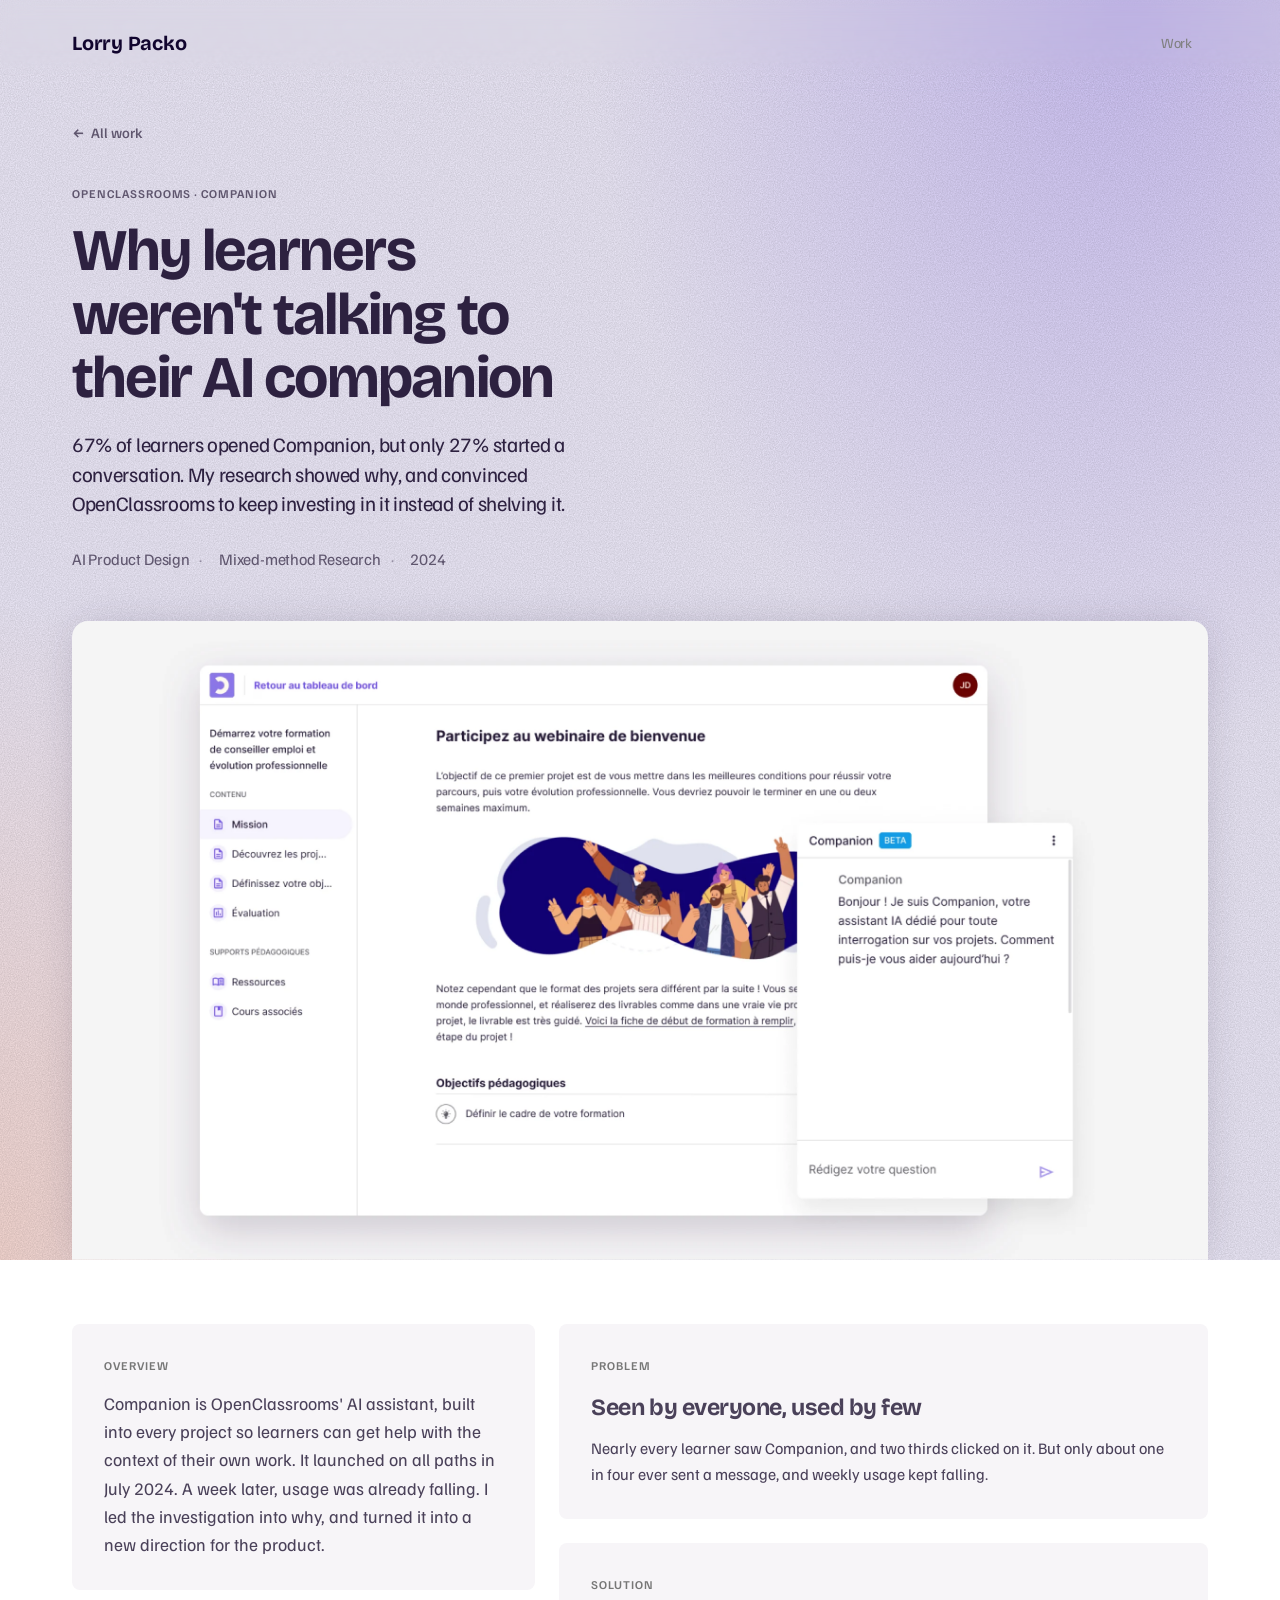
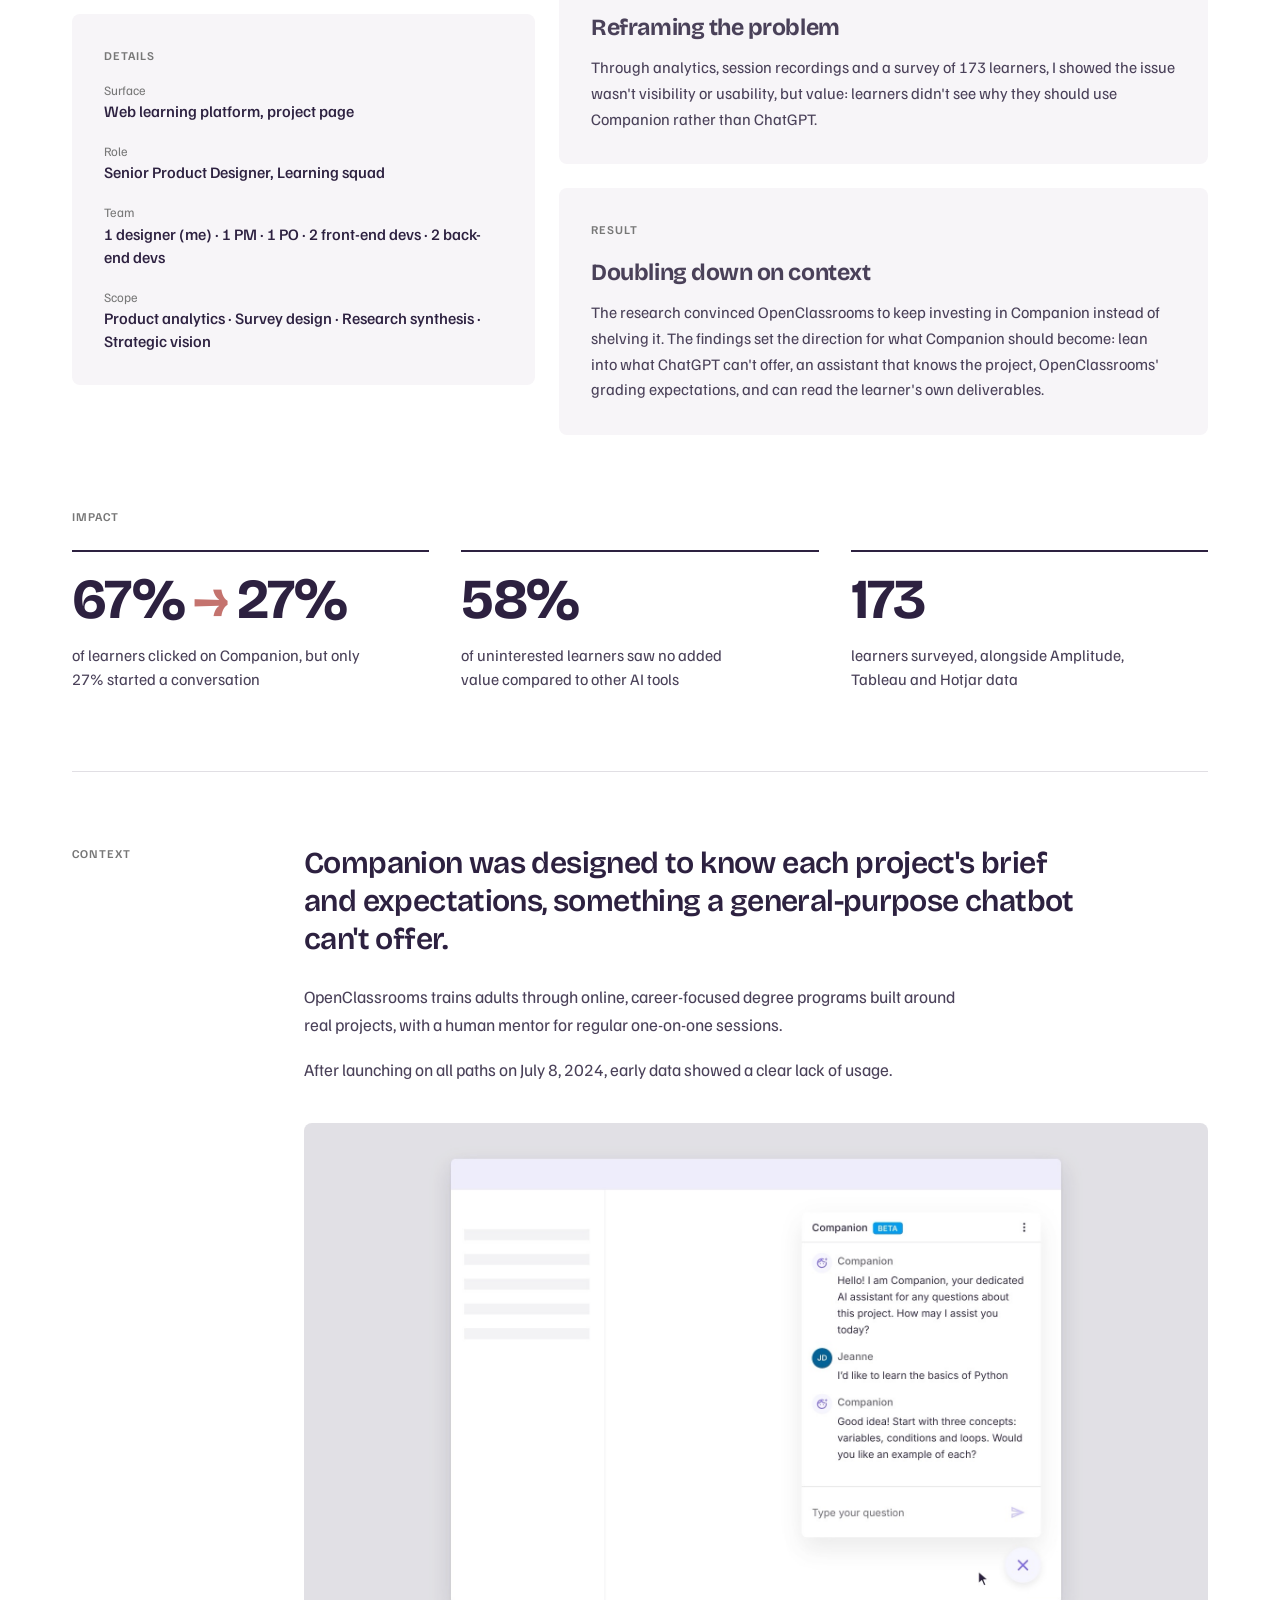
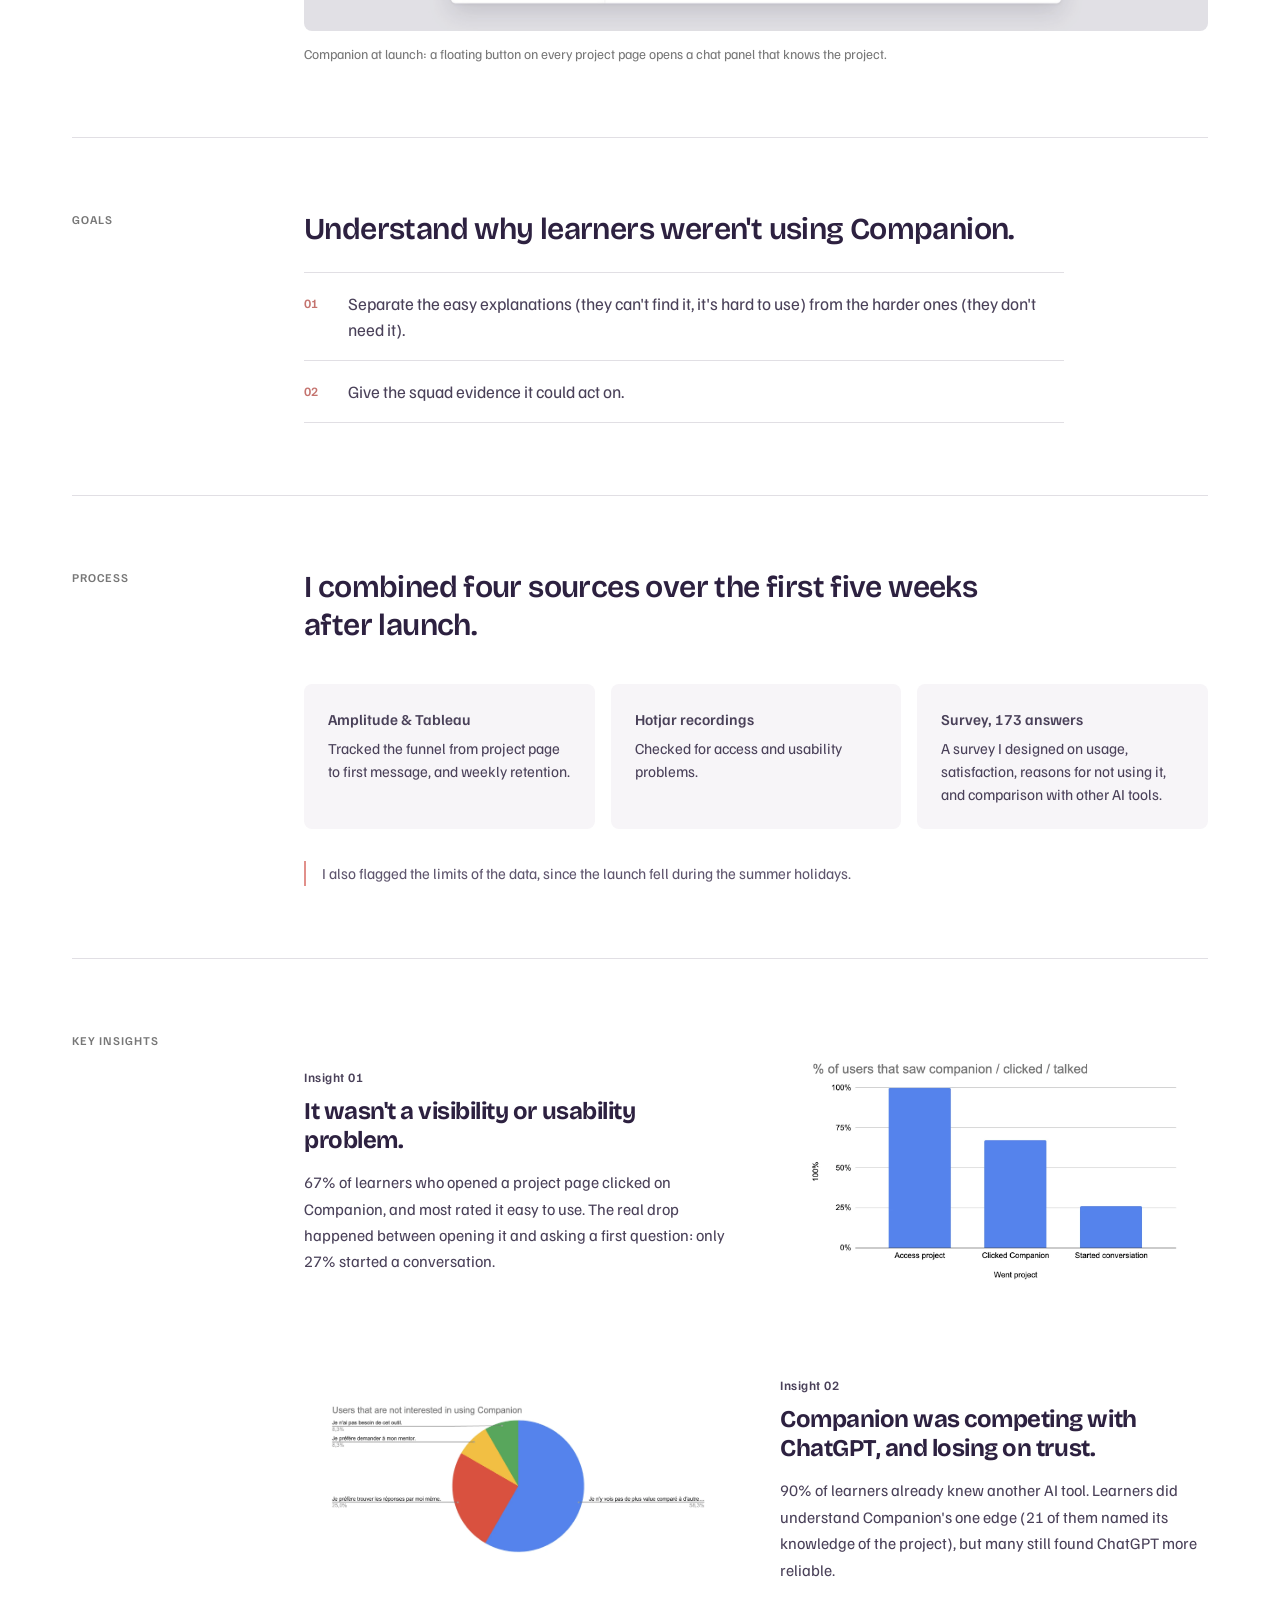
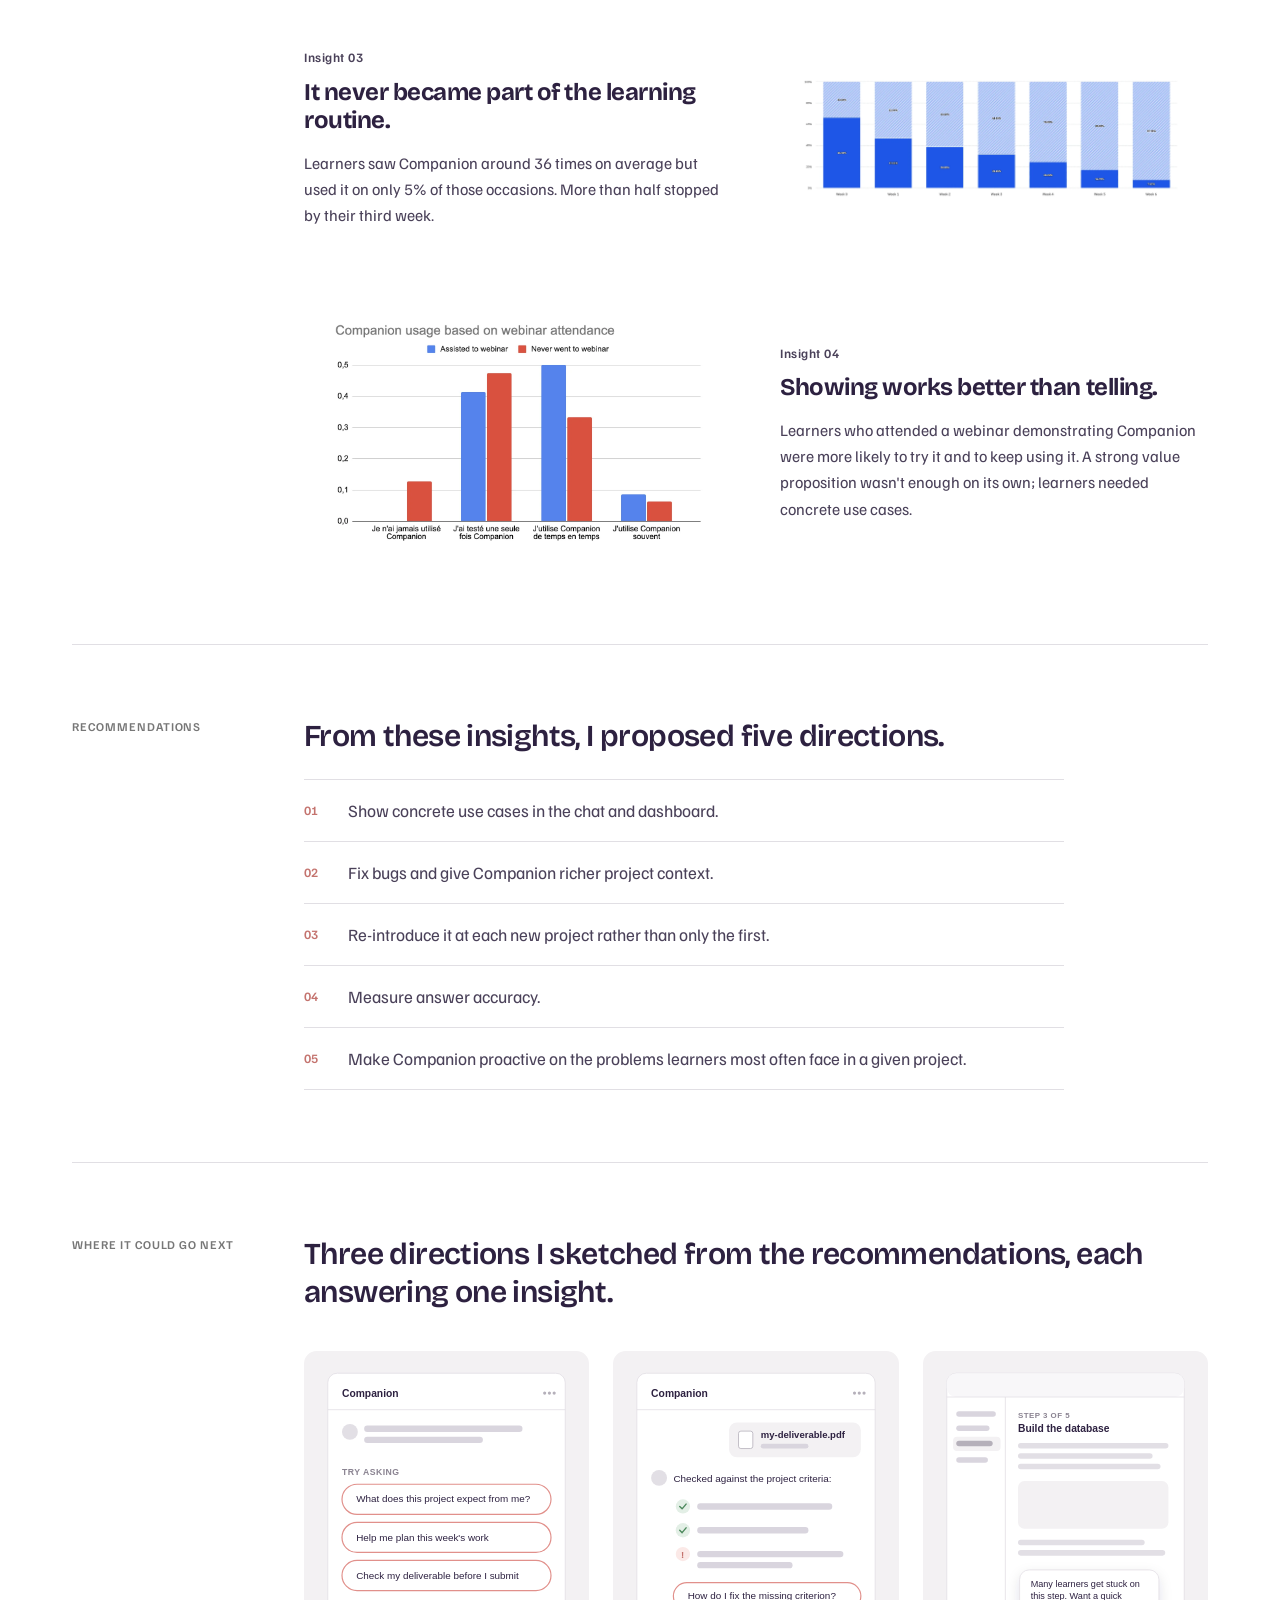
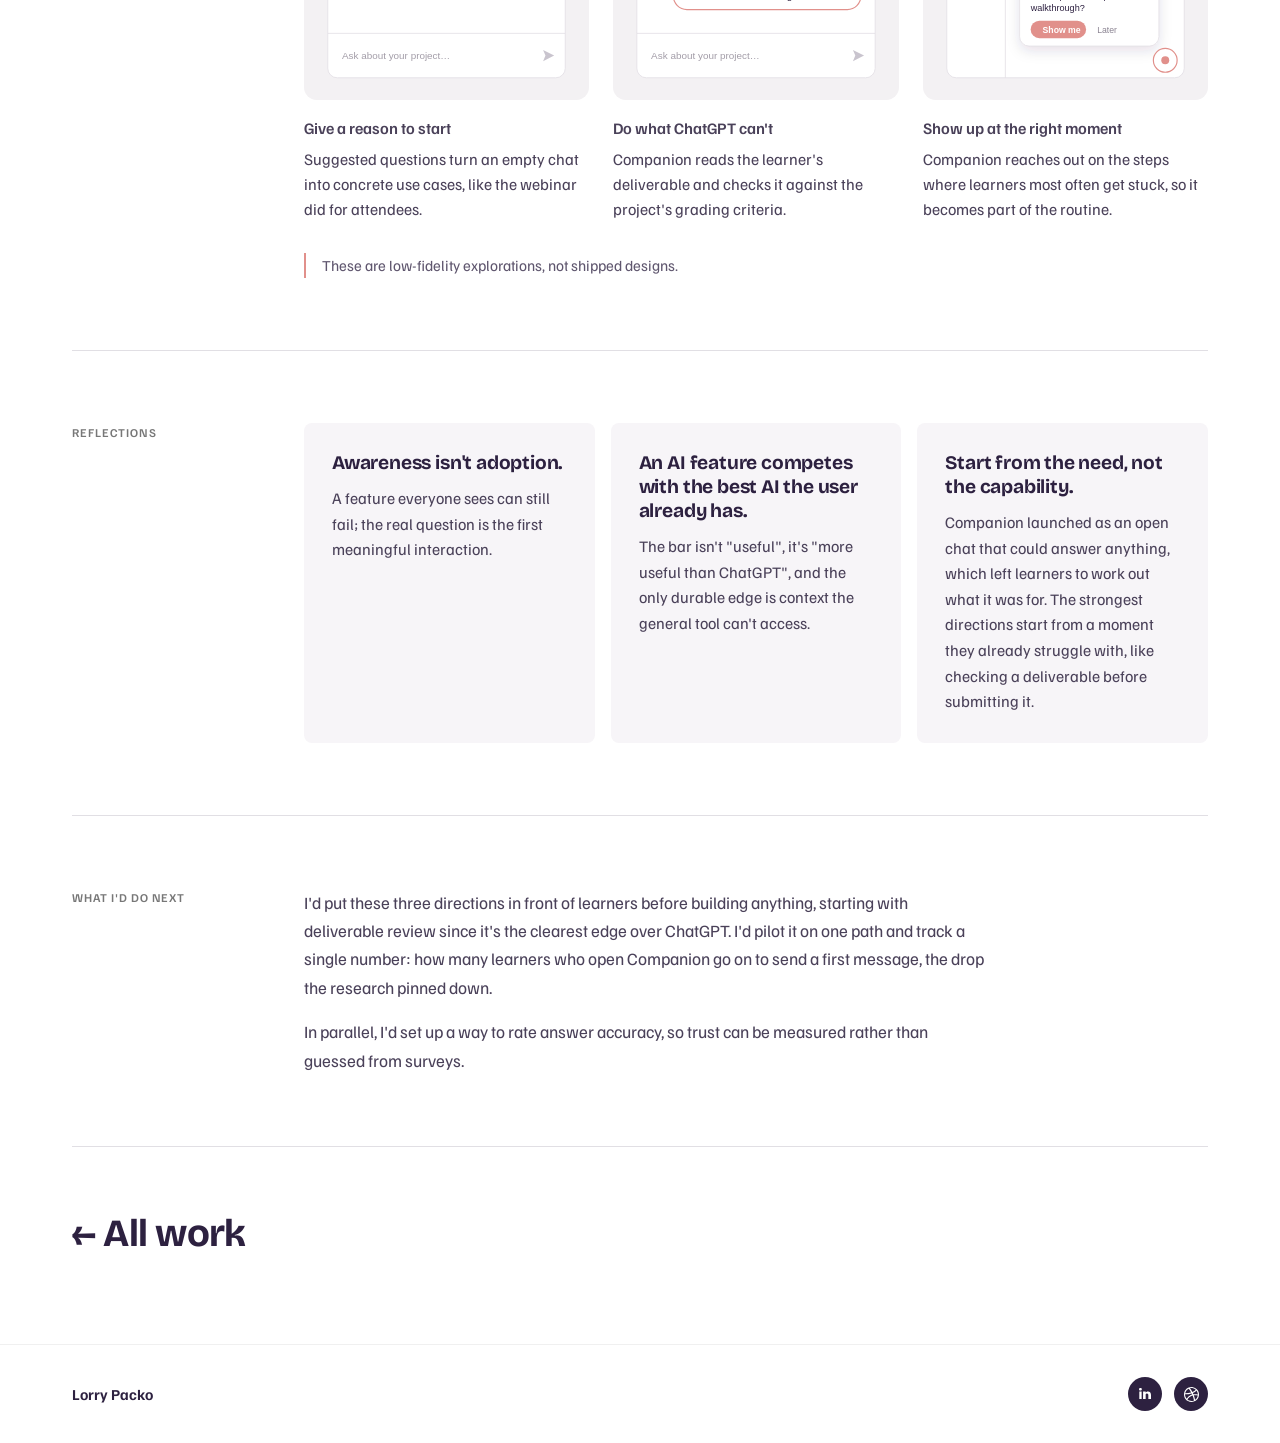
<file: companion.html>
<!DOCTYPE html>
<html lang="en">
<head>
  <meta charset="UTF-8">
  <meta name="viewport" content="width=device-width, initial-scale=1.0">
  <meta name="description" content="Case study — Why learners weren't talking to Companion, OpenClassrooms' AI assistant, and how research reframed the product direction.">
  <title>Companion, OpenClassrooms – Lorry Packo</title>
  <link rel="icon" href="favicon.svg" type="image/svg+xml">
  <link rel="apple-touch-icon" href="apple-touch-icon.png">
  <link rel="preconnect" href="https://fonts.googleapis.com">
  <link rel="preconnect" href="https://fonts.gstatic.com" crossorigin>
  <link href="https://fonts.googleapis.com/css2?family=Bricolage+Grotesque:opsz,wght@12..96,500..800&family=Familjen+Grotesk:wght@400;500;600;700&display=swap" rel="stylesheet">
  <link rel="stylesheet" href="css/style.css">
  <link rel="stylesheet" href="css/case-study.css">
</head>
<body>

  <!--
    CASE STUDY TEMPLATE
    To create a new case study: duplicate this file, rename it, and replace the content
    section by section. Sections you don't need can be deleted as a whole block.
    - <span class="cs-todo">…</span> marks copy that still needs to be written.
    - <div class="cs-placeholder">…</div> marks an image to add: replace the whole div
      with <img src="images/your-file.webp" alt="Short description">.
  -->

  <!-- Header -->
  <header class="header">
    <div class="header-blur header-blur--no-veil" aria-hidden="true">
      <span></span><span></span><span></span><span></span><span></span><span></span><span></span><span></span>
    </div>
    <div class="container header-inner">
      <a href="index.html" class="logo">Lorry Packo</a>

      <nav class="nav nav--always">
        <a href="index.html#work" class="nav-link">Work</a>
      </nav>
    </div>
  </header>

  <main>
    <article>

      <!-- Hero — the three colours below set the banner for this case study -->
      <header class="cs-hero" style="--cs-hero: #EFEBFB; --cs-glow-1: #CFC3F8; --cs-glow-2: #F8D9D3;">
      <div class="container cs-hero-inner">
        <a href="index.html#work" class="cs-back"><span aria-hidden="true">←</span> All work</a>
        <p class="cs-eyebrow">OpenClassrooms · Companion</p>
        <h1 class="cs-title">Why learners weren't talking to their AI companion</h1>
        <p class="cs-subtitle">67% of learners opened Companion, but only 27% started a conversation. My research showed why, and convinced OpenClassrooms to keep investing in it instead of shelving it.</p>
        <ul class="cs-meta">
          <li>AI Product Design</li>
          <li>Mixed-method Research</li>
          <li>2024</li>
        </ul>

        <figure class="cs-figure">
          <img src="images/companion/hero.webp" alt="An OpenClassrooms project page with the Companion chat panel open beside it, greeting the learner and offering help with the project">
        </figure>
      </div>
      </header>

      <div class="container">

        <!-- Summary -->
        <section class="cs-summary" aria-label="Summary">
          <div class="cs-summary-col">
            <div class="cs-card">
              <h2 class="cs-card-label">Overview</h2>
              <p class="cs-overview">Companion is OpenClassrooms' AI assistant, built into every project so learners can get help with the context of their own work. It launched on all paths in July 2024. A week later, usage was already falling. I led the investigation into why, and turned it into a new direction for the product.</p>
            </div>
            <div class="cs-card">
              <h2 class="cs-card-label">Details</h2>
              <dl class="cs-details">
                <div>
                  <dt>Surface</dt>
                  <dd>Web learning platform, project page</dd>
                </div>
                <div>
                  <dt>Role</dt>
                  <dd>Senior Product Designer, Learning squad</dd>
                </div>
                <div>
                  <dt>Team</dt>
                  <dd>1 designer (me) · 1 PM · 1 PO · 2 front-end devs · 2 back-end devs</dd>
                </div>
                <div>
                  <dt>Scope</dt>
                  <dd>Product analytics · Survey design · Research synthesis · Strategic vision</dd>
                </div>
              </dl>
            </div>
          </div>

          <div class="cs-summary-col">
            <div class="cs-card cs-psr">
              <h2 class="cs-card-label">Problem</h2>
              <p class="cs-psr-title">Seen by everyone, used by few</p>
              <p>Nearly every learner saw Companion, and two thirds clicked on it. But only about one in four ever sent a message, and weekly usage kept falling.</p>
            </div>
            <div class="cs-card cs-psr">
              <h2 class="cs-card-label">Solution</h2>
              <p class="cs-psr-title">Reframing the problem</p>
              <p>Through analytics, session recordings and a survey of 173 learners, I showed the issue wasn't visibility or usability, but value: learners didn't see why they should use Companion rather than ChatGPT.</p>
            </div>
            <div class="cs-card cs-psr">
              <h2 class="cs-card-label">Result</h2>
              <p class="cs-psr-title">Doubling down on context</p>
              <p>The research convinced OpenClassrooms to keep investing in Companion instead of shelving it. The findings set the direction for what Companion should become: lean into what ChatGPT can't offer, an assistant that knows the project, OpenClassrooms' grading expectations, and can read the learner's own deliverables.</p>
            </div>
          </div>
        </section>

      <!-- Impact -->
      <section class="cs-impact">
        <h2 class="cs-card-label">Impact</h2>
        <div class="cs-impact-grid">
          <div class="cs-stat">
            <p class="cs-stat-value">67% <span aria-hidden="true">→</span> 27%</p>
            <p class="cs-stat-text">of learners clicked on Companion, but only 27% started a conversation</p>
          </div>
          <div class="cs-stat">
            <p class="cs-stat-value">58%</p>
            <p class="cs-stat-text">of uninterested learners saw no added value compared to other AI tools</p>
          </div>
          <div class="cs-stat">
            <p class="cs-stat-value">173</p>
            <p class="cs-stat-text">learners surveyed, alongside Amplitude, Tableau and Hotjar data</p>
          </div>
        </div>
      </section>

      <!-- Context -->
      <section class="cs-section">
        <h2 class="cs-label">Context</h2>
        <div>
          <p class="cs-lead">Companion was designed to know each project's brief and expectations, something a general-purpose chatbot can't offer.</p>
          <div class="cs-body">
            <p>OpenClassrooms trains adults through online, career-focused degree programs built around real projects, with a human mentor for regular one-on-one sessions.</p>
            <p>After launching on all paths on July 8, 2024, early data showed a clear lack of usage.</p>
          </div>
          <figure class="cs-figure">
            <video src="images/companion/chat-motion.mp4" poster="images/companion/chat-motion-poster.jpg" autoplay muted loop playsinline aria-label="Animation of Companion on a project page: the learner clicks the floating button, the chat panel opens with a greeting, and the learner asks a first question and gets an answer"></video>
            <figcaption>Companion at launch: a floating button on every project page opens a chat panel that knows the project.</figcaption>
          </figure>
        </div>
      </section>

      <!-- Goals -->
      <section class="cs-section">
        <h2 class="cs-label">Goals</h2>
        <div>
          <p class="cs-lead">Understand why learners weren't using Companion.</p>
          <ol class="cs-list">
            <li>Separate the easy explanations (they can't find it, it's hard to use) from the harder ones (they don't need it).</li>
            <li>Give the squad evidence it could act on.</li>
          </ol>
        </div>
      </section>

      <!-- Process -->
      <section class="cs-section">
        <h2 class="cs-label">Process</h2>
        <div>
          <p class="cs-lead">I combined four sources over the first five weeks after launch.</p>
          <div class="cs-methods">
            <div class="cs-method">
              <p class="cs-method-name">Amplitude &amp; Tableau</p>
              <p>Tracked the funnel from project page to first message, and weekly retention.</p>
            </div>
            <div class="cs-method">
              <p class="cs-method-name">Hotjar recordings</p>
              <p>Checked for access and usability problems.</p>
            </div>
            <div class="cs-method">
              <p class="cs-method-name">Survey, 173 answers</p>
              <p>A survey I designed on usage, satisfaction, reasons for not using it, and comparison with other AI tools.</p>
            </div>
          </div>
          <p class="cs-note">I also flagged the limits of the data, since the launch fell during the summer holidays.</p>
        </div>
      </section>

      <!-- Key insights -->
      <section class="cs-section">
        <h2 class="cs-label">Key insights</h2>
        <div>
          <div class="cs-insight">
            <div class="cs-insight-text">
              <p class="cs-insight-num">Insight 01</p>
              <h3 class="cs-insight-title">It wasn't a visibility or usability problem.</h3>
              <p>67% of learners who opened a project page clicked on Companion, and most rated it easy to use. The real drop happened between opening it and asking a first question: only 27% started a conversation.</p>
            </div>
            <figure class="cs-figure cs-chart">
              <img src="images/companion/insight-funnel.webp" alt="Bar chart: all learners who opened a project page, 67% clicked on Companion, 26% started a conversation" loading="lazy">
            </figure>
          </div>

          <div class="cs-insight">
            <div class="cs-insight-text">
              <p class="cs-insight-num">Insight 02</p>
              <h3 class="cs-insight-title">Companion was competing with ChatGPT, and losing on trust.</h3>
              <p>90% of learners already knew another AI tool. Learners did understand Companion's one edge (21 of them named its knowledge of the project), but many still found ChatGPT more reliable.</p>
            </div>
            <figure class="cs-figure cs-chart">
              <img src="images/companion/insight-no-value.webp" alt="Pie chart of learners not interested in Companion: 58.3% see no added value compared with other tools, 25% prefer to find answers themselves, 8.3% prefer asking their mentor, 8.3% don't need it" loading="lazy">
            </figure>
          </div>

          <div class="cs-insight">
            <div class="cs-insight-text">
              <p class="cs-insight-num">Insight 03</p>
              <h3 class="cs-insight-title">It never became part of the learning routine.</h3>
              <p>Learners saw Companion around 36 times on average but used it on only 5% of those occasions. More than half stopped by their third week.</p>
            </div>
            <figure class="cs-figure cs-chart">
              <img src="images/companion/insight-retention.webp" alt="Weekly retention chart: 66% of learners click on Companion in week 0, 39% in week 2, 32% in week 3, down to 8% in week 6" loading="lazy">
            </figure>
          </div>

          <div class="cs-insight">
            <div class="cs-insight-text">
              <p class="cs-insight-num">Insight 04</p>
              <h3 class="cs-insight-title">Showing works better than telling.</h3>
              <p>Learners who attended a webinar demonstrating Companion were more likely to try it and to keep using it. A strong value proposition wasn't enough on its own; learners needed concrete use cases.</p>
            </div>
            <figure class="cs-figure cs-chart">
              <img src="images/companion/insight-webinar.webp" alt="Bar chart comparing webinar attendees with other learners: none of the attendees never used Companion, and half of them use it from time to time versus a third of the others" loading="lazy">
            </figure>
          </div>
        </div>
      </section>

      <!-- Recommendations -->
      <section class="cs-section">
        <h2 class="cs-label">Recommendations</h2>
        <div>
          <p class="cs-lead">From these insights, I proposed five directions.</p>
          <ol class="cs-list">
            <li>Show concrete use cases in the chat and dashboard.</li>
            <li>Fix bugs and give Companion richer project context.</li>
            <li>Re-introduce it at each new project rather than only the first.</li>
            <li>Measure answer accuracy.</li>
            <li>Make Companion proactive on the problems learners most often face in a given project.</li>
          </ol>
        </div>
      </section>

      <!-- Where it could go next -->
      <section class="cs-section">
        <h2 class="cs-label">Where it could go next</h2>
        <div>
          <p class="cs-lead">Three directions I sketched from the recommendations, each answering one insight.</p>
          <div class="cs-wireframes">
            <figure class="cs-wireframe">
              <img src="images/companion/wireframe-prompts.svg" alt="Wireframe of the Companion chat with a greeting and three suggested questions: what the project expects, planning the week, checking a deliverable" loading="lazy">
              <figcaption>
                <p class="cs-method-name">Give a reason to start</p>
                <p>Suggested questions turn an empty chat into concrete use cases, like the webinar did for attendees.</p>
              </figcaption>
            </figure>
            <figure class="cs-wireframe">
              <img src="images/companion/wireframe-review.svg" alt="Wireframe of a learner sharing a PDF deliverable and Companion checking it against the project criteria, with two criteria met and one missing" loading="lazy">
              <figcaption>
                <p class="cs-method-name">Do what ChatGPT can't</p>
                <p>Companion reads the learner's deliverable and checks it against the project's grading criteria.</p>
              </figcaption>
            </figure>
            <figure class="cs-wireframe">
              <img src="images/companion/wireframe-nudge.svg" alt="Wireframe of a project page at step 3, where Companion offers a walkthrough because many learners get stuck on this step" loading="lazy">
              <figcaption>
                <p class="cs-method-name">Show up at the right moment</p>
                <p>Companion reaches out on the steps where learners most often get stuck, so it becomes part of the routine.</p>
              </figcaption>
            </figure>
          </div>
          <p class="cs-note">These are low-fidelity explorations, not shipped designs.</p>
        </div>
      </section>

      <!-- Reflections -->
      <section class="cs-section">
        <h2 class="cs-label">Reflections</h2>
        <div class="cs-reflections">
          <div class="cs-reflection">
            <h3 class="cs-reflection-title">Awareness isn't adoption.</h3>
            <p>A feature everyone sees can still fail; the real question is the first meaningful interaction.</p>
          </div>
          <div class="cs-reflection">
            <h3 class="cs-reflection-title">An AI feature competes with the best AI the user already has.</h3>
            <p>The bar isn't "useful", it's "more useful than ChatGPT", and the only durable edge is context the general tool can't access.</p>
          </div>
          <div class="cs-reflection">
            <h3 class="cs-reflection-title">Start from the need, not the capability.</h3>
            <p>Companion launched as an open chat that could answer anything, which left learners to work out what it was for. The strongest directions start from a moment they already struggle with, like checking a deliverable before submitting it.</p>
          </div>
        </div>
      </section>

      <!-- What I'd do next -->
      <section class="cs-section">
        <h2 class="cs-label">What I'd do next</h2>
        <div class="cs-body">
          <p>I'd put these three directions in front of learners before building anything, starting with deliverable review since it's the clearest edge over ChatGPT. I'd pilot it on one path and track a single number: how many learners who open Companion go on to send a first message, the drop the research pinned down.</p>
          <p>In parallel, I'd set up a way to rate answer accuracy, so trust can be measured rather than guessed from surveys.</p>
        </div>
      </section>

      <!-- Bottom navigation -->
      <nav class="cs-next" aria-label="Case study navigation">
        <a href="index.html#work" class="cs-next-link"><span aria-hidden="true">←</span> All work</a>
      </nav>

      </div>
    </article>
  </main>

  <!-- Footer -->
  <footer class="footer">
    <div class="container footer-inner">
      <span class="footer-name">Lorry Packo</span>
      <div class="footer-social">
        <a href="https://www.linkedin.com/in/lorrypacko/" target="_blank" rel="noopener" aria-label="LinkedIn" class="social-link">
          <svg width="12" height="12" viewBox="0 0 12 12" fill="none"><path d="M2.64334 11.0341H0.310005V3.54076H2.64334V11.0341ZM1.41334 2.60409H1.39667C1.218 2.61742 1.0385 2.59366 0.869449 2.53432C0.700393 2.47498 0.545429 2.38134 0.414282 2.25927C0.283134 2.1372 0.178635 1.98934 0.107344 1.82497C0.036053 1.66059 -0.000491084 1.48326 4.98345e-06 1.30409C4.98345e-06 0.564092 0.563338 0.00409261 1.43 0.00409261C1.60953 -0.0101492 1.79005 0.0128711 1.96025 0.0717087C2.13046 0.130546 2.28666 0.223931 2.41906 0.346001C2.55146 0.468071 2.6572 0.616192 2.72963 0.781066C2.80207 0.94594 2.83965 1.12401 2.84 1.30409C2.84 2.03076 2.29 2.60409 1.41334 2.60409ZM12 11.0341H9.33333V7.15742C9.33333 6.15742 8.92 5.45076 8 5.45076C7.71925 5.45073 7.44565 5.53934 7.2182 5.70393C6.99076 5.86853 6.82107 6.10073 6.73334 6.36742C6.67759 6.56563 6.65839 6.77234 6.67667 6.97742V11.0341H4.07C4.07 11.0341 4.10334 4.16742 4.07 3.54409H6.69667V4.73076C6.85334 4.21742 7.69667 3.48409 9.03 3.48409C10.6967 3.48409 12 4.56076 12 6.88076V11.0341Z" fill="currentColor"/></svg>
        </a>
        <a href="https://dribbble.com/lorrypacko" target="_blank" rel="noopener" aria-label="Dribbble" class="social-link">
          <svg width="15" height="15" viewBox="0 0 15 15" fill="none"><path fill-rule="evenodd" clip-rule="evenodd" d="M14.8346 5.98972C14.6384 5.03052 14.2562 4.11902 13.7097 3.30668C13.4398 2.90924 13.1329 2.53818 12.7931 2.19847C11.7584 1.15809 10.4395 0.446454 9.00188 0.152858C7.54679 -0.145512 6.03587 -0.00505094 4.66072 0.556432C3.28557 1.11792 2.10813 2.07513 1.27773 3.30668C1.00753 3.70819 0.777295 4.13517 0.590301 4.58154C0.200717 5.50447 0 6.4961 0 7.49789C0 8.49967 0.200717 9.49131 0.590301 10.4142C0.778622 10.8608 1.01026 11.2878 1.28189 11.6891C1.96766 12.7066 2.89263 13.5403 3.97566 14.117C5.05869 14.6938 6.26669 14.996 7.49371 14.9971C9.48135 14.9964 11.3874 14.2067 12.7931 12.8015C13.1328 12.4617 13.4397 12.0906 13.7097 11.6933C14.2674 10.8653 14.6541 9.93433 14.8473 8.95493C15.0405 7.97553 15.0361 6.96742 14.8346 5.98972ZM13.893 7.4354C12.4262 7.14088 10.9231 7.07065 9.43517 7.22708L9.29768 6.89796C9.16436 6.58549 9.02271 6.27302 8.88106 5.96889C11.4058 4.93567 12.4348 3.46916 12.4432 3.43583C13.3702 4.56365 13.882 5.97551 13.893 7.4354ZM11.7224 2.69008C11.7224 2.71508 10.7934 4.10243 8.38945 5.01066C7.679 3.70758 6.87999 2.45478 5.99804 1.26107C6.99767 1.01765 8.04131 1.01932 9.04015 1.26595C10.039 1.51258 10.9635 1.99686 11.7349 2.67758L11.7224 2.69008ZM4.76484 1.69436C5.62731 2.8878 6.42021 4.13 7.13959 5.41478C5.21442 5.91592 3.23371 6.17208 1.2444 6.1772C1.44756 5.21138 1.87094 4.3055 2.48157 3.53012C3.09219 2.75473 3.87357 2.13078 4.76484 1.70686V1.69436ZM1.09441 7.49789C1.09441 7.43123 1.09441 7.36457 1.09441 7.29791C3.31657 7.30592 5.52864 6.99873 7.66453 6.38551C7.84784 6.74381 8.02282 7.11043 8.1853 7.47289L7.93117 7.54788C4.48154 8.66443 2.73173 11.7724 2.73173 11.7724C1.67624 10.599 1.09292 9.07616 1.09441 7.49789ZM7.49371 13.9014C6.00458 13.904 4.56153 13.3851 3.41499 12.4348L3.56081 12.5473C3.56081 12.5473 4.78568 9.86846 8.58109 8.54777H8.62276C9.23233 10.1157 9.6913 11.7382 9.99344 13.3931C9.20299 13.7293 8.3527 13.9022 7.49371 13.9014ZM11.0683 12.8098C10.7832 11.2493 10.3651 9.71613 9.81846 8.22698C11.1519 8.02845 12.5127 8.12372 13.8055 8.50611C13.6685 9.37272 13.3548 10.2019 12.8839 10.9422C12.413 11.6826 11.7951 12.3182 11.0683 12.8098Z" fill="currentColor"/></svg>
        </a>
      </div>
    </div>
  </footer>

  <script src="js/main.js"></script>
</body>
</html>
</file>
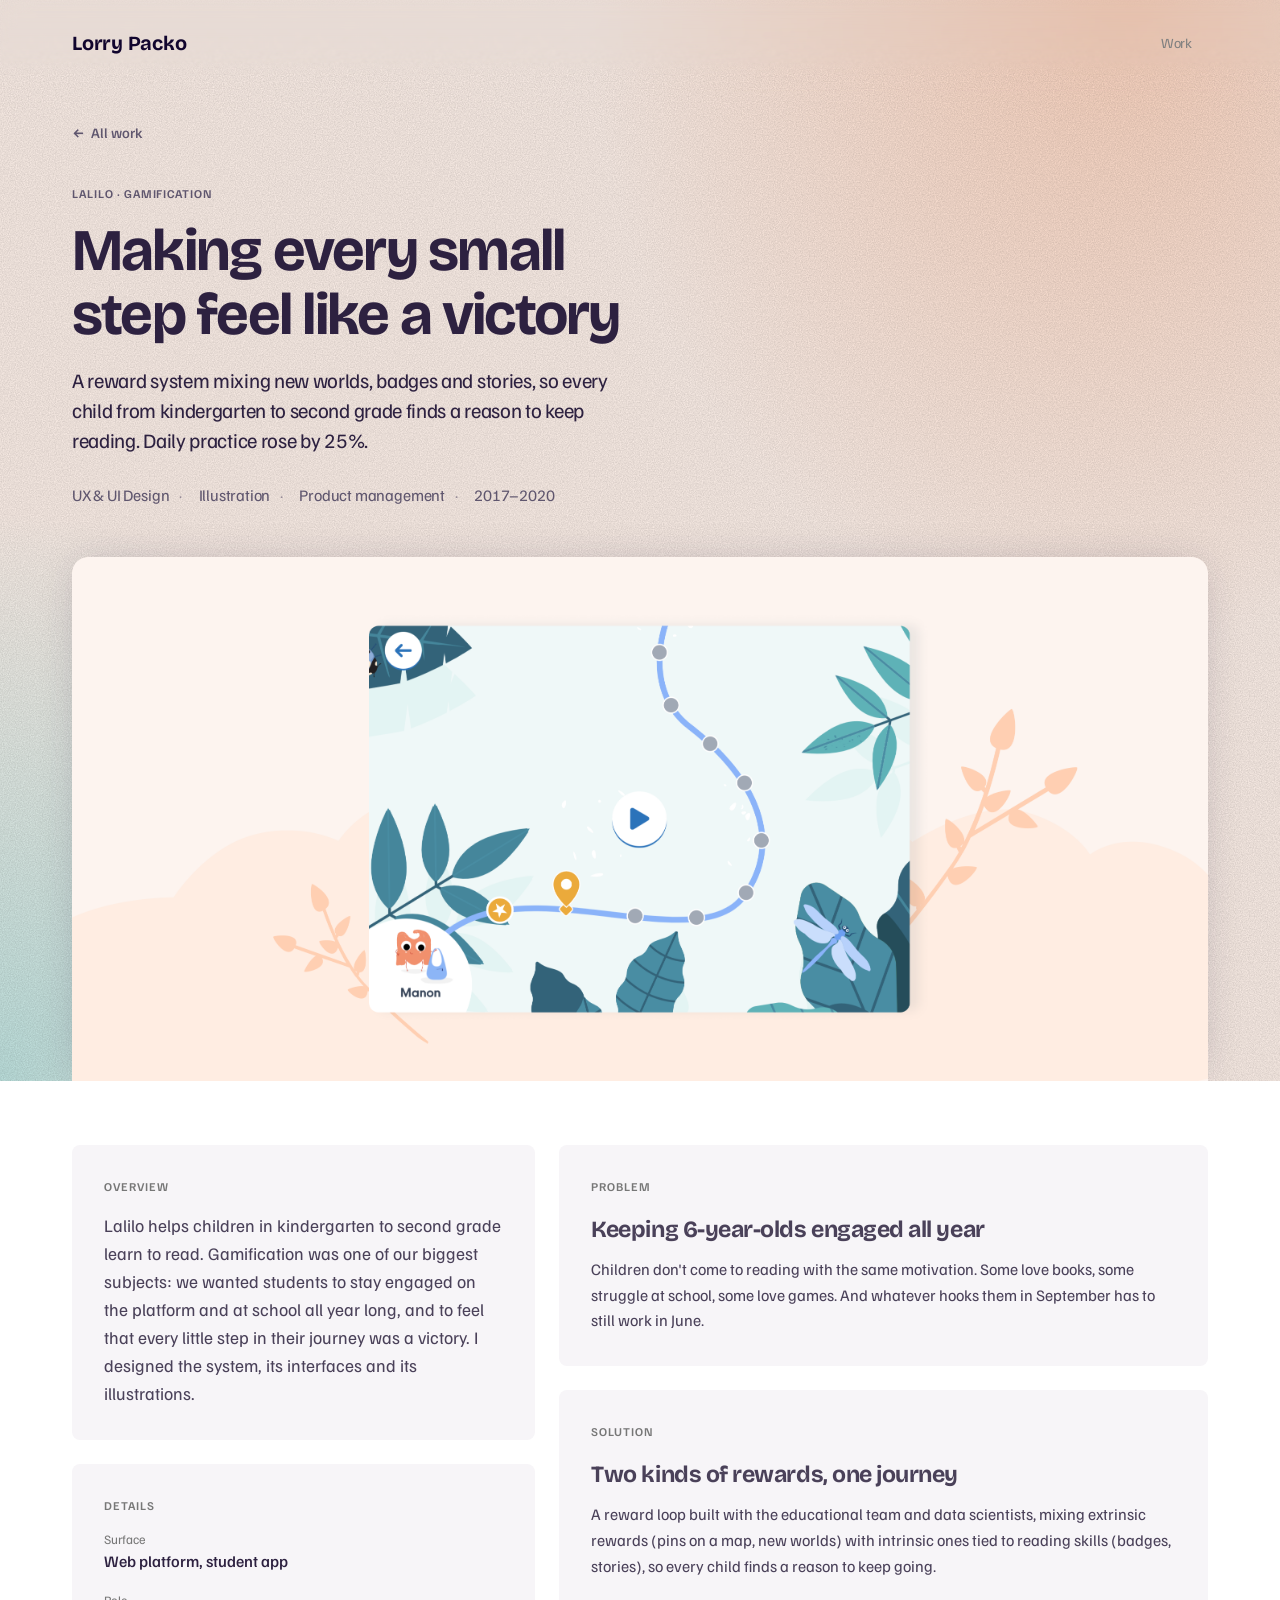
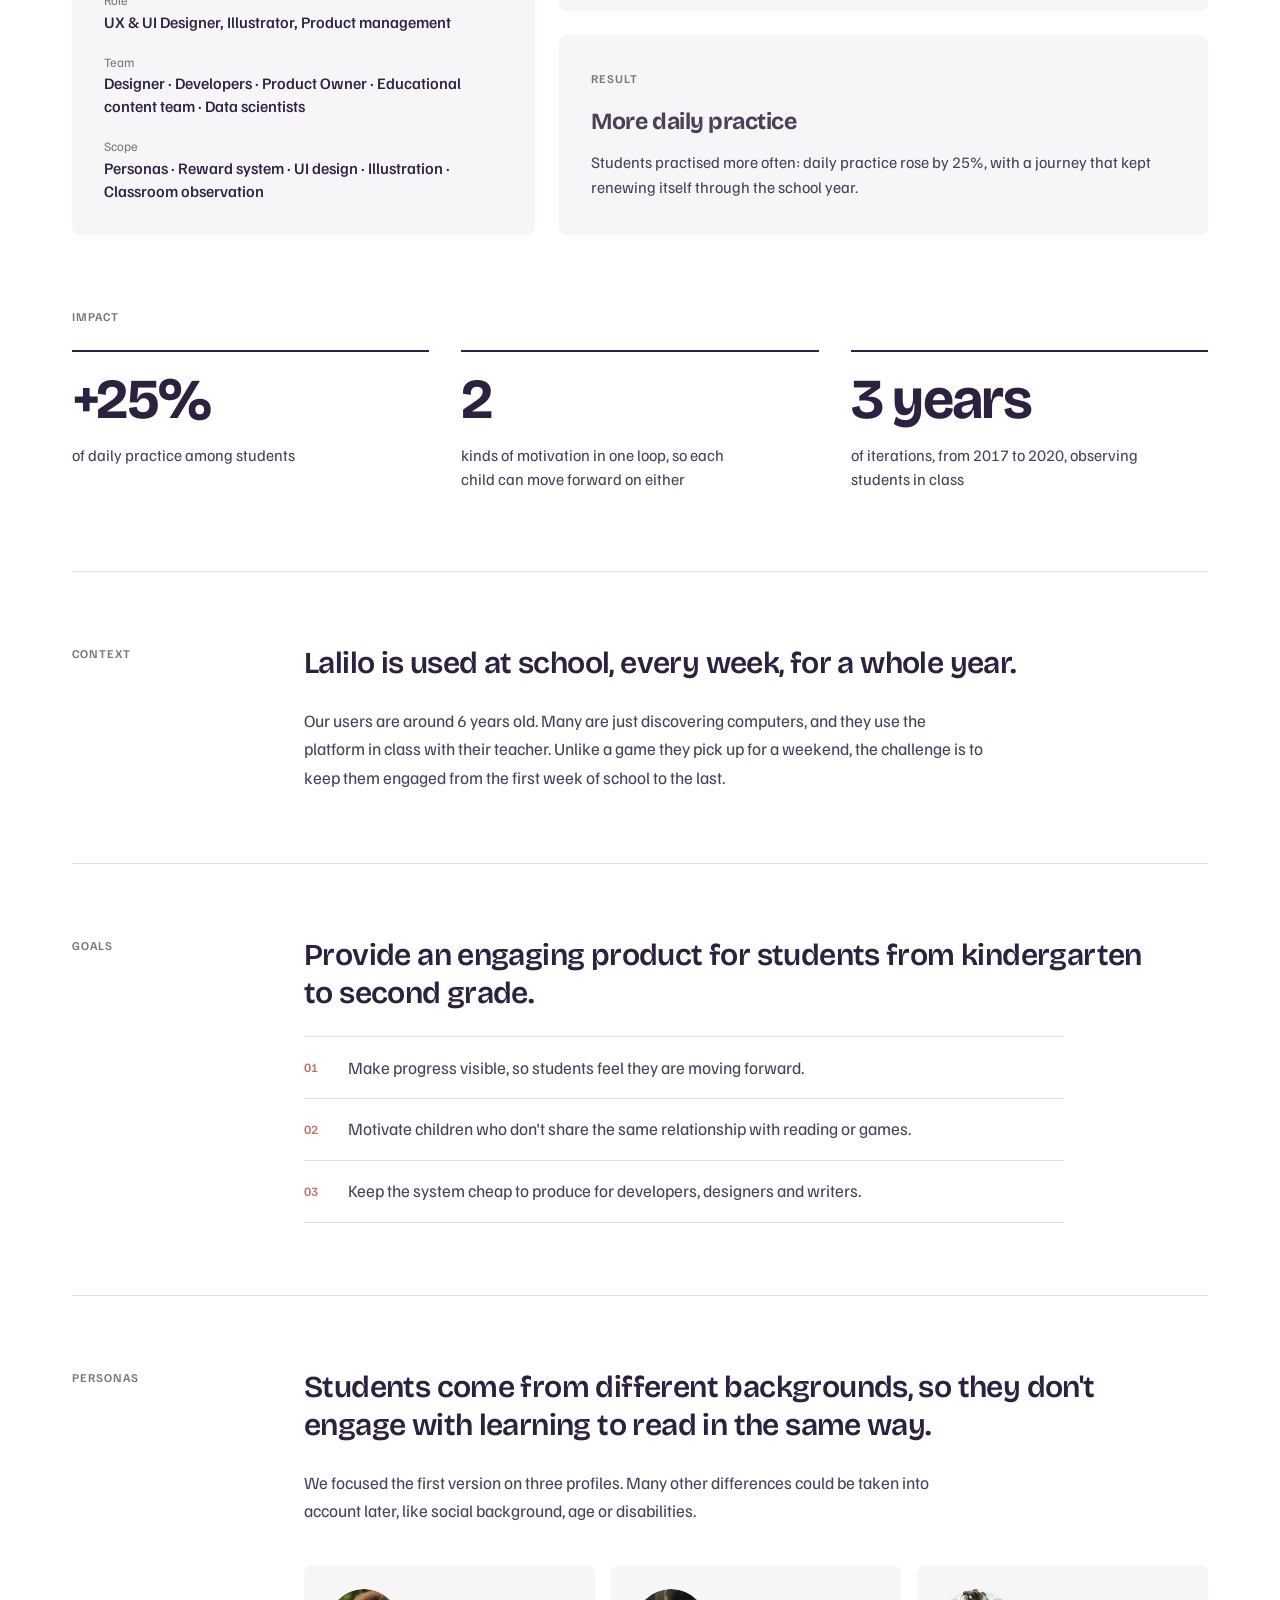
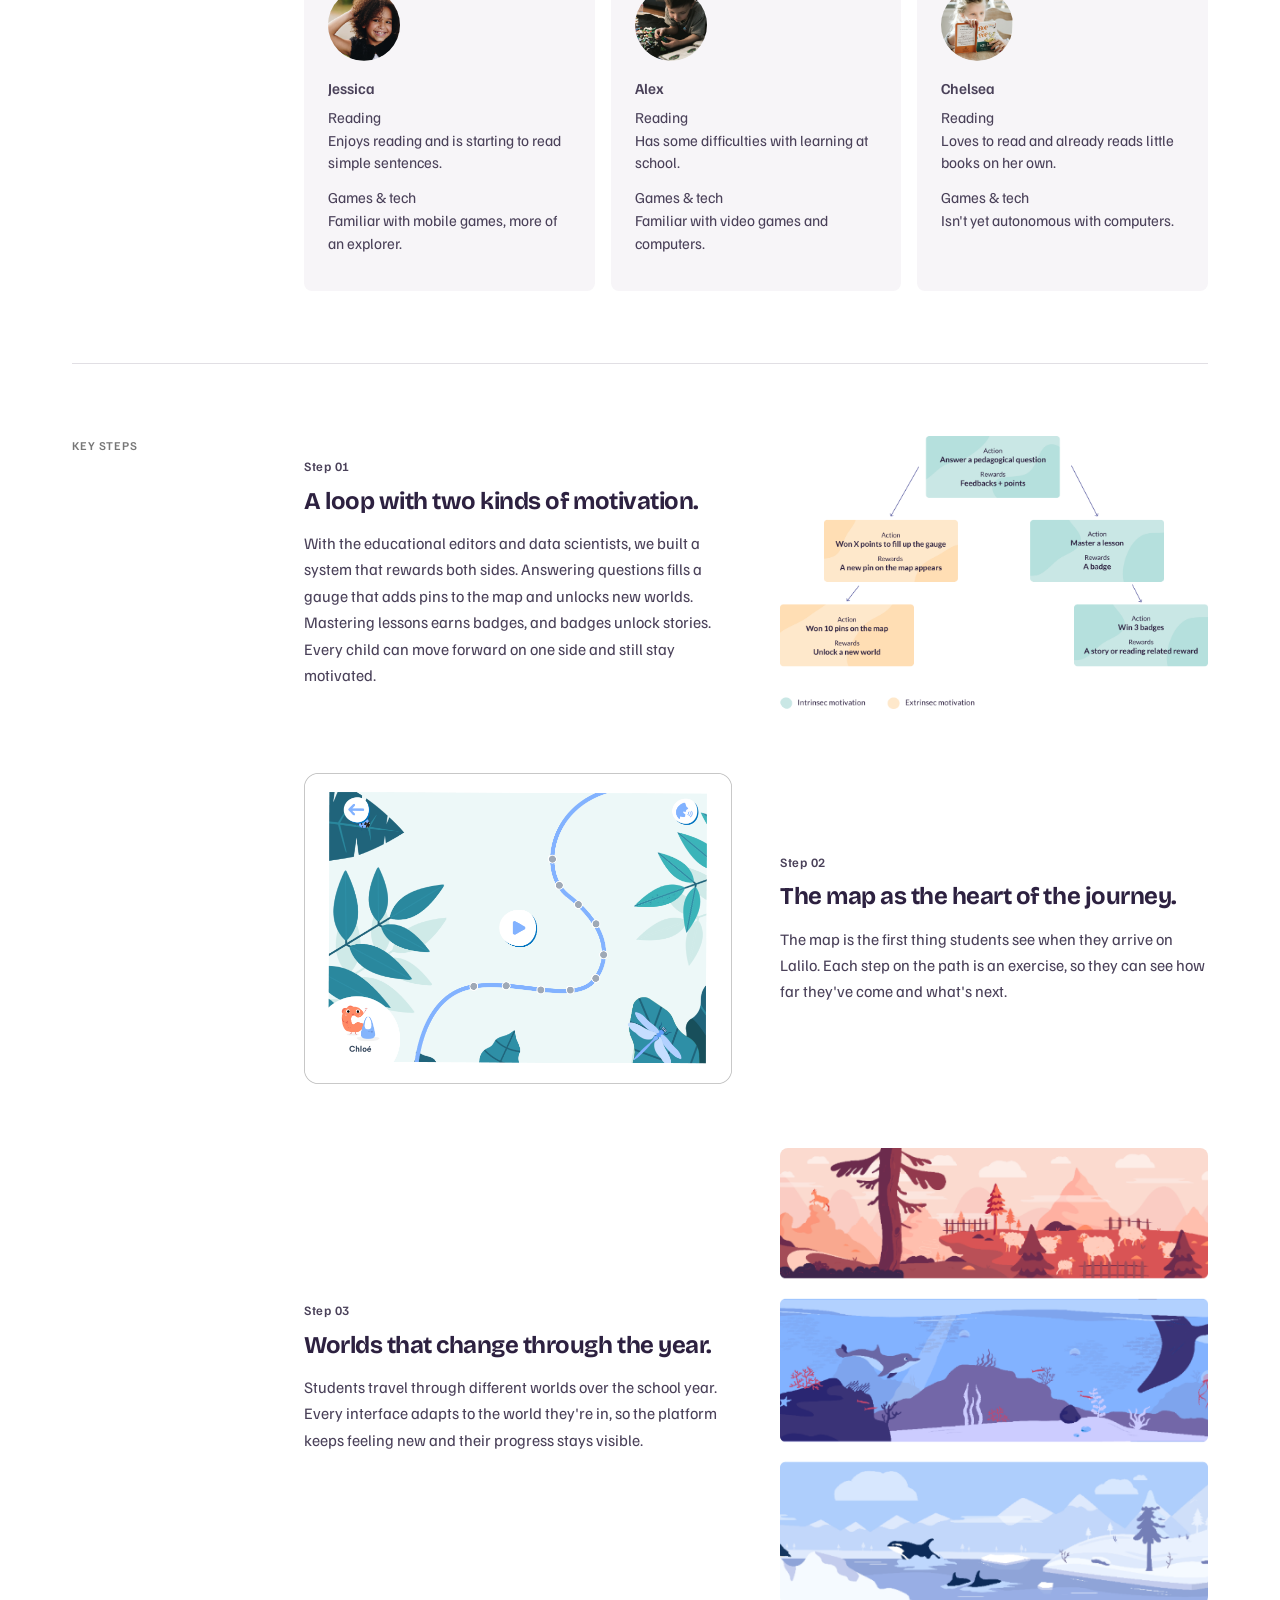
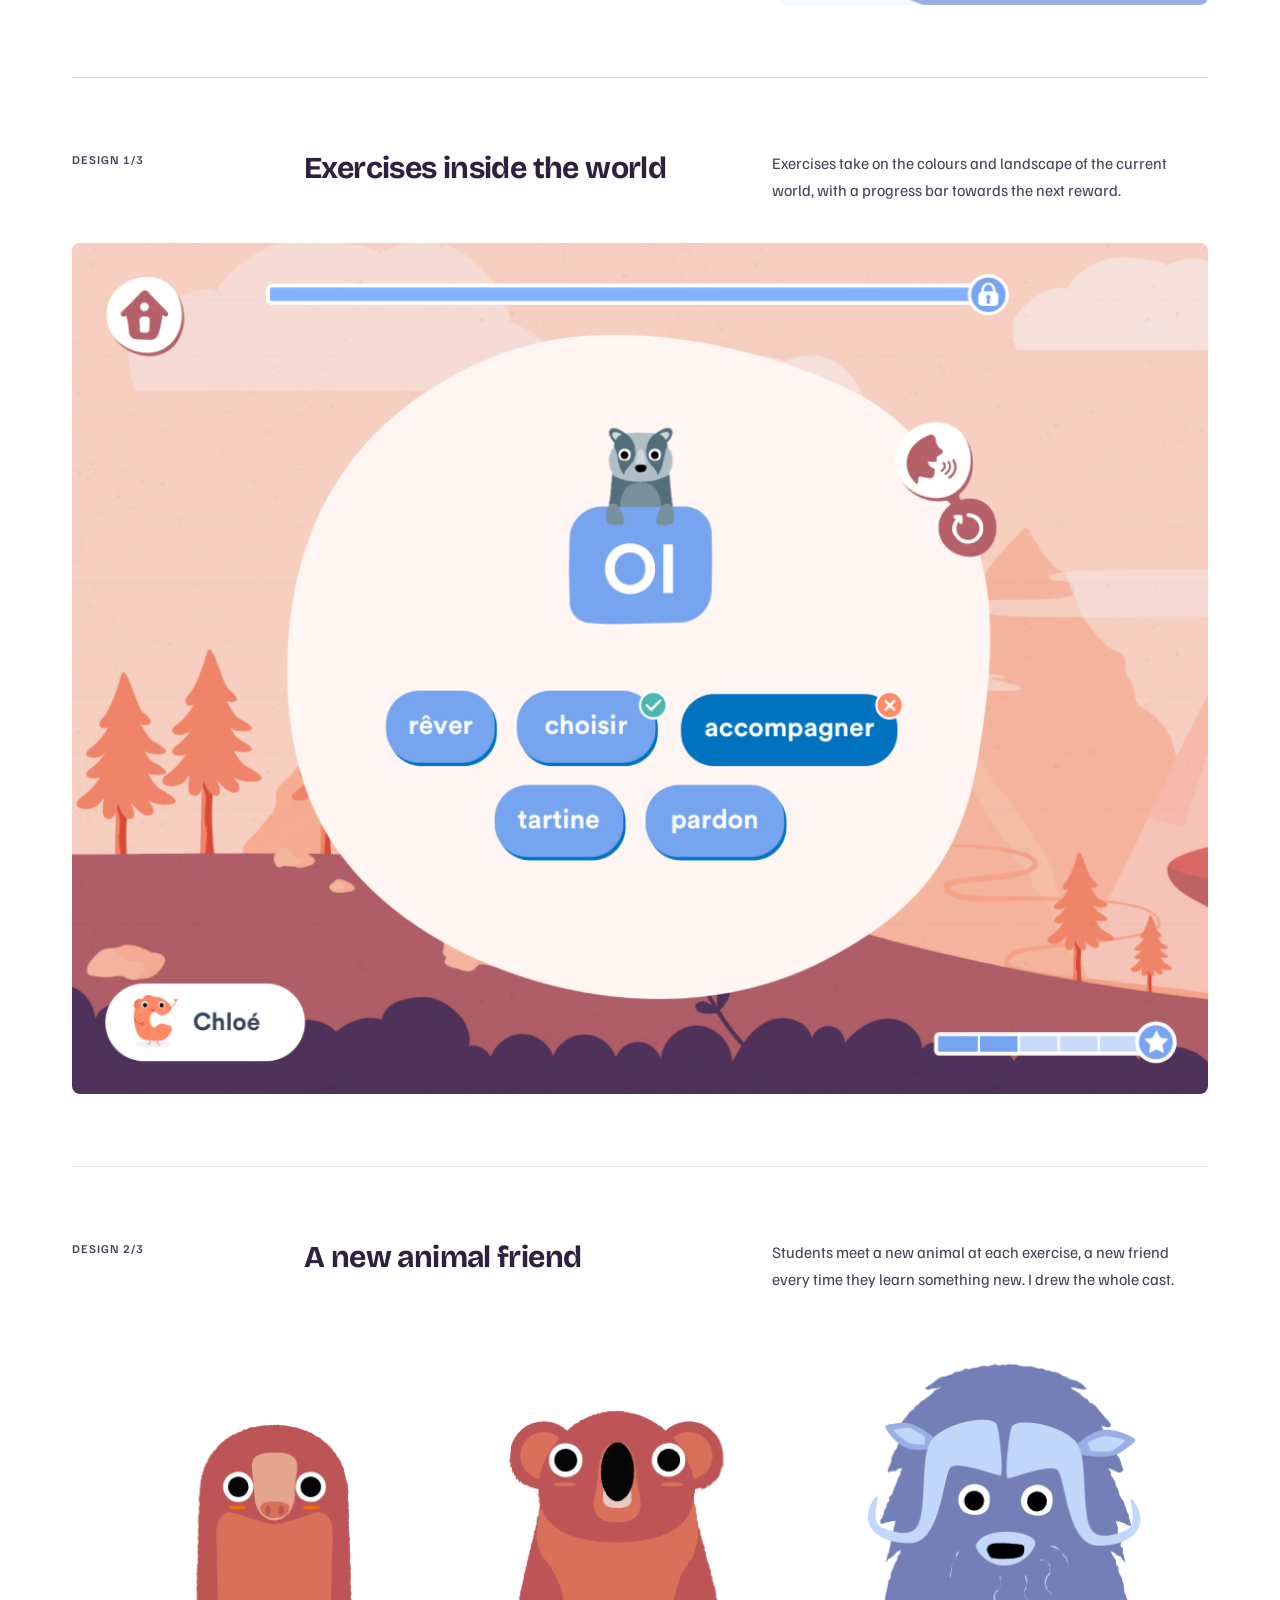
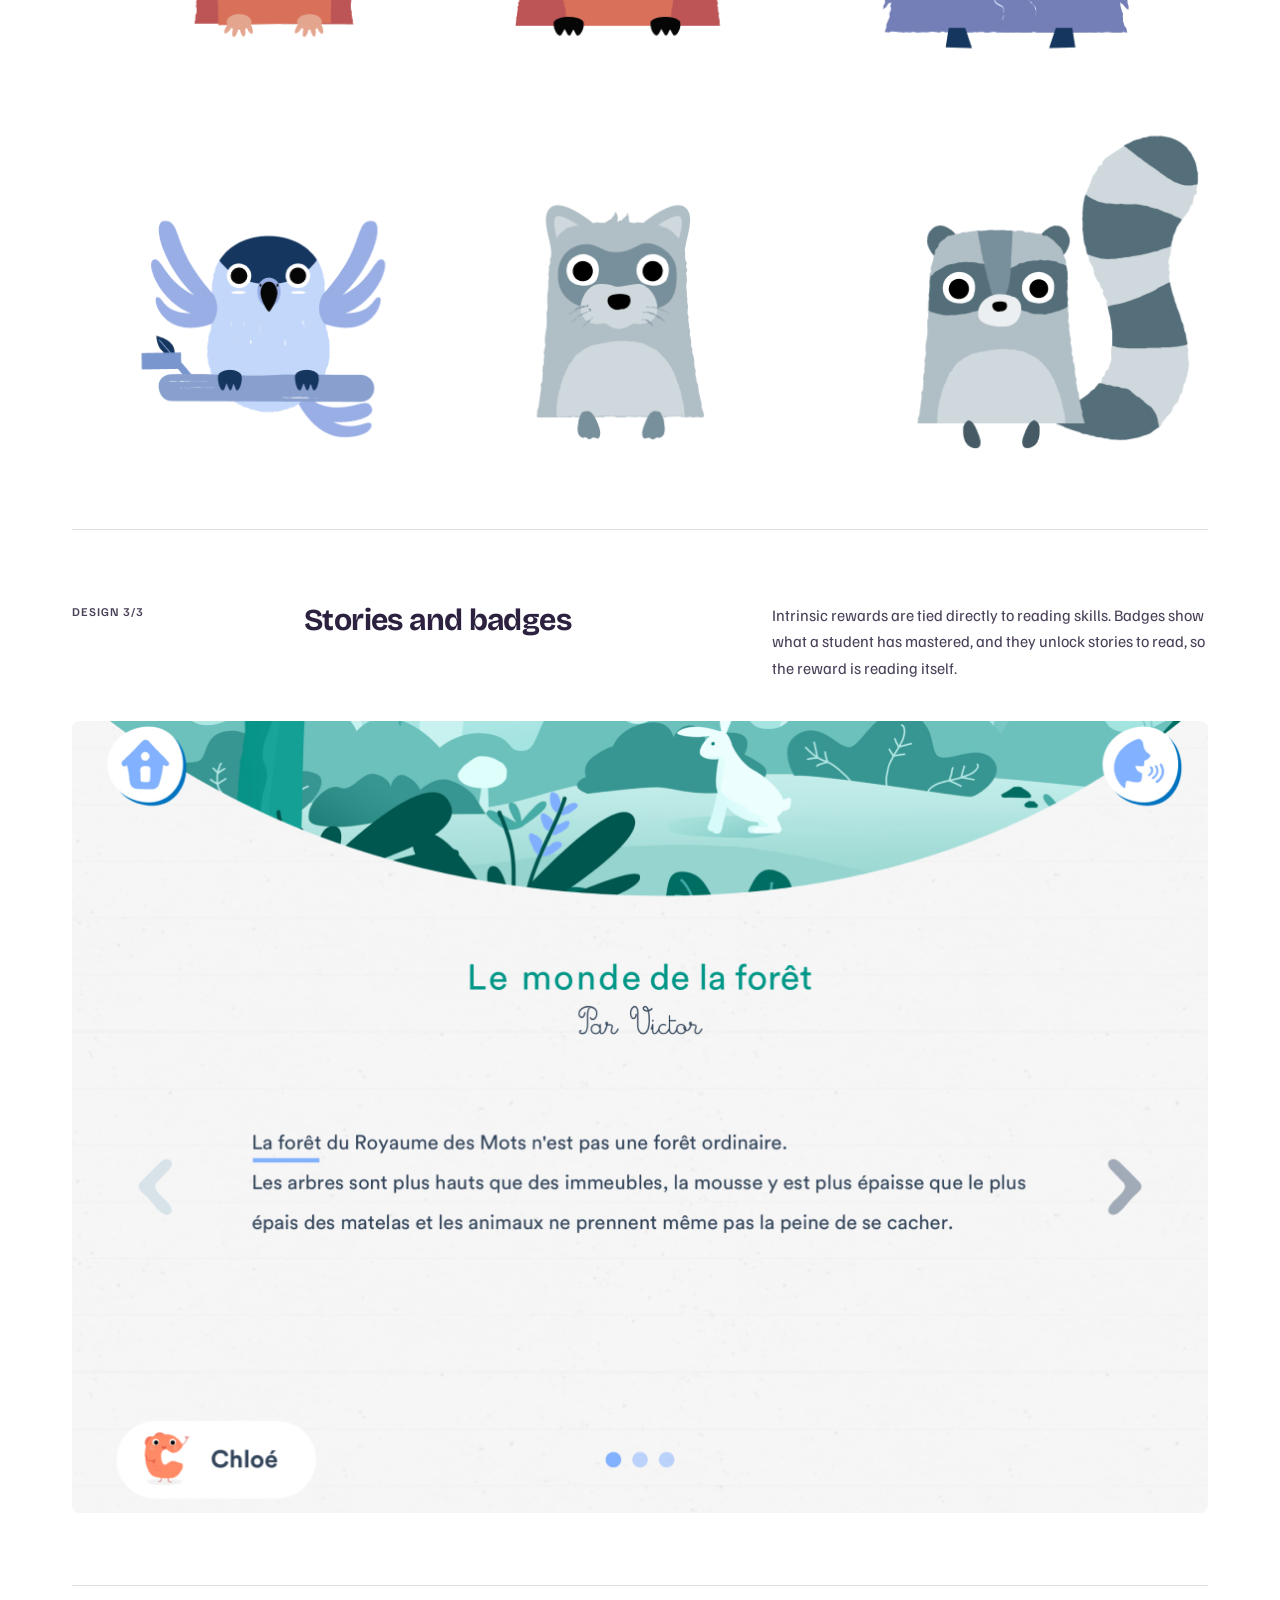
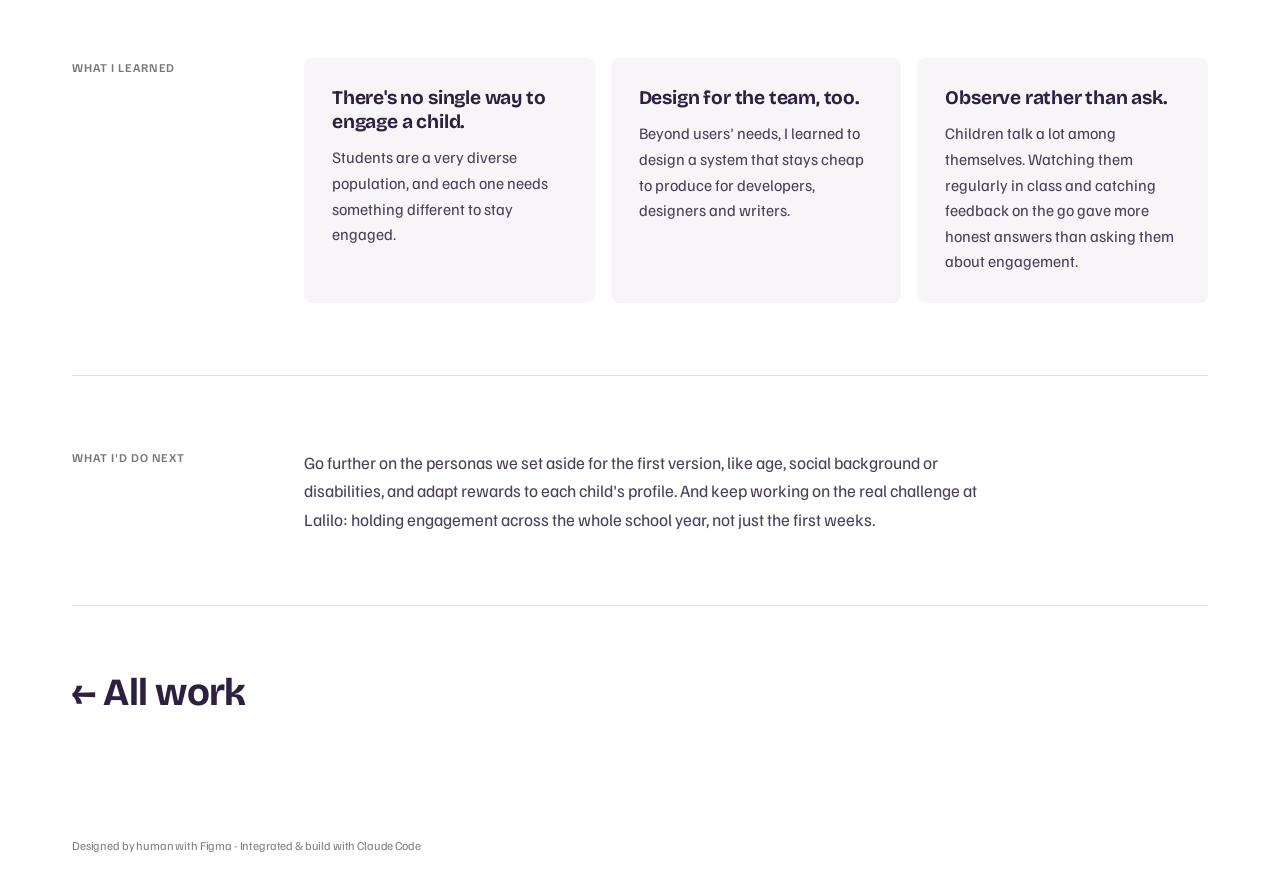
<file: gamification.html>
<!DOCTYPE html>
<html lang="en">
<head>
  <meta charset="UTF-8">
  <meta name="viewport" content="width=device-width, initial-scale=1.0">
  <meta name="description" content="Case study — Designing Lalilo's gamification so 6-year-olds stay motivated to practise reading all school year.">
  <title>Gamification, Lalilo – Lorry Packo</title>
  <link rel="icon" href="favicon.svg" type="image/svg+xml">
  <link rel="apple-touch-icon" href="apple-touch-icon.png">
  <link rel="preconnect" href="https://fonts.googleapis.com">
  <link rel="preconnect" href="https://fonts.gstatic.com" crossorigin>
  <link href="https://fonts.googleapis.com/css2?family=Bricolage+Grotesque:opsz,wght@12..96,500..800&family=Familjen+Grotesk:wght@400;500;600;700&display=swap" rel="stylesheet">
  <link rel="stylesheet" href="css/style.css">
  <link rel="stylesheet" href="css/case-study.css">
</head>
<body>

  <!--
    CASE STUDY — Lalilo gamification
    Built from the case study template (see _drafts/companion.html).
    - <span class="cs-todo">…</span> marks copy that still needs to be written or confirmed.
  -->

  <!-- Header -->
  <header class="header">
    <div class="header-blur header-blur--no-veil" aria-hidden="true">
      <span></span><span></span><span></span><span></span><span></span><span></span><span></span><span></span>
    </div>
    <div class="container header-inner">
      <a href="index.html" class="logo">Lorry Packo</a>

      <nav class="nav nav--always">
        <a href="index.html#work" class="nav-link">Work</a>
      </nav>
    </div>
  </header>

  <main>
    <article>

      <!-- Hero — the three colours below set the banner for this case study -->
      <header class="cs-hero" style="--cs-hero: #FDF0E9; --cs-glow-1: #FBD3BE; --cs-glow-2: #BFE3E0;">
      <div class="container cs-hero-inner">
        <a href="index.html#work" class="cs-back"><span aria-hidden="true">←</span> All work</a>
        <p class="cs-eyebrow">Lalilo · Gamification</p>
        <h1 class="cs-title">Making every small step feel like a victory</h1>
        <p class="cs-subtitle">A reward system mixing new worlds, badges and stories, so every child from kindergarten to second grade finds a reason to keep reading. Daily practice rose by 25%.</p>
        <ul class="cs-meta">
          <li>UX &amp; UI Design</li>
          <li>Illustration</li>
          <li>Product management</li>
          <li>2017–2020</li>
        </ul>

        <figure class="cs-figure">
          <img src="images/gamification/hero.png" alt="The Lalilo map: an illustrated jungle with a path of steps, a star already won, and the student's avatar in the corner">
        </figure>
      </div>
      </header>

      <div class="container">

        <!-- Summary -->
        <section class="cs-summary" aria-label="Summary">
          <div class="cs-summary-col">
            <div class="cs-card">
              <h2 class="cs-card-label">Overview</h2>
              <p class="cs-overview">Lalilo helps children in kindergarten to second grade learn to read. Gamification was one of our biggest subjects: we wanted students to stay engaged on the platform and at school all year long, and to feel that every little step in their journey was a victory. I designed the system, its interfaces and its illustrations.</p>
            </div>
            <div class="cs-card">
              <h2 class="cs-card-label">Details</h2>
              <dl class="cs-details">
                <div>
                  <dt>Surface</dt>
                  <dd>Web platform, student app</dd>
                </div>
                <div>
                  <dt>Role</dt>
                  <dd>UX &amp; UI Designer, Illustrator, Product management</dd>
                </div>
                <div>
                  <dt>Team</dt>
                  <dd>Designer · Developers · Product Owner · Educational content team · Data scientists</dd>
                </div>
                <div>
                  <dt>Scope</dt>
                  <dd>Personas · Reward system · UI design · Illustration · Classroom observation</dd>
                </div>
              </dl>
            </div>
          </div>

          <div class="cs-summary-col">
            <div class="cs-card cs-psr">
              <h2 class="cs-card-label">Problem</h2>
              <p class="cs-psr-title">Keeping 6-year-olds engaged all year</p>
              <p>Children don't come to reading with the same motivation. Some love books, some struggle at school, some love games. And whatever hooks them in September has to still work in June.</p>
            </div>
            <div class="cs-card cs-psr">
              <h2 class="cs-card-label">Solution</h2>
              <p class="cs-psr-title">Two kinds of rewards, one journey</p>
              <p>A reward loop built with the educational team and data scientists, mixing extrinsic rewards (pins on a map, new worlds) with intrinsic ones tied to reading skills (badges, stories), so every child finds a reason to keep going.</p>
            </div>
            <div class="cs-card cs-psr">
              <h2 class="cs-card-label">Result</h2>
              <p class="cs-psr-title">More daily practice</p>
              <p>Students practised more often: daily practice rose by 25%, with a journey that kept renewing itself through the school year.</p>
            </div>
          </div>
        </section>

      <!-- Impact -->
      <section class="cs-impact">
        <h2 class="cs-card-label">Impact</h2>
        <div class="cs-impact-grid">
          <div class="cs-stat">
            <p class="cs-stat-value">+25%</p>
            <p class="cs-stat-text">of daily practice among students</p>
          </div>
          <div class="cs-stat">
            <p class="cs-stat-value">2</p>
            <p class="cs-stat-text">kinds of motivation in one loop, so each child can move forward on either</p>
          </div>
          <div class="cs-stat">
            <p class="cs-stat-value">3 years</p>
            <p class="cs-stat-text">of iterations, from 2017 to 2020, observing students in class</p>
          </div>
        </div>
      </section>

      <!-- Context -->
      <section class="cs-section">
        <h2 class="cs-label">Context</h2>
        <div>
          <p class="cs-lead">Lalilo is used at school, every week, for a whole year.</p>
          <div class="cs-body">
            <p>Our users are around 6 years old. Many are just discovering computers, and they use the platform in class with their teacher. Unlike a game they pick up for a weekend, the challenge is to keep them engaged from the first week of school to the last.</p>
          </div>
        </div>
      </section>

      <!-- Goals -->
      <section class="cs-section">
        <h2 class="cs-label">Goals</h2>
        <div>
          <p class="cs-lead">Provide an engaging product for students from kindergarten to second grade.</p>
          <ol class="cs-list">
            <li>Make progress visible, so students feel they are moving forward.</li>
            <li>Motivate children who don't share the same relationship with reading or games.</li>
            <li>Keep the system cheap to produce for developers, designers and writers.</li>
          </ol>
        </div>
      </section>

      <!-- Personas -->
      <section class="cs-section">
        <h2 class="cs-label">Personas</h2>
        <div>
          <p class="cs-lead">Students come from different backgrounds, so they don't engage with learning to read in the same way.</p>
          <div class="cs-body">
            <p>We focused the first version on three profiles. Many other differences could be taken into account later, like social background, age or disabilities.</p>
          </div>
          <div class="cs-methods">
            <div class="cs-method">
              <img class="cs-persona-photo" src="images/gamification/persona-jessica.png" alt="" loading="lazy">
              <p class="cs-method-name">Jessica</p>
              <p class="cs-persona-trait">Reading</p>
              <p>Enjoys reading and is starting to read simple sentences.</p>
              <p class="cs-persona-trait">Games &amp; tech</p>
              <p>Familiar with mobile games, more of an explorer.</p>
            </div>
            <div class="cs-method">
              <img class="cs-persona-photo" src="images/gamification/persona-alex.png" alt="" loading="lazy">
              <p class="cs-method-name">Alex</p>
              <p class="cs-persona-trait">Reading</p>
              <p>Has some difficulties with learning at school.</p>
              <p class="cs-persona-trait">Games &amp; tech</p>
              <p>Familiar with video games and computers.</p>
            </div>
            <div class="cs-method">
              <img class="cs-persona-photo" src="images/gamification/persona-chelsea.png" alt="" loading="lazy">
              <p class="cs-method-name">Chelsea</p>
              <p class="cs-persona-trait">Reading</p>
              <p>Loves to read and already reads little books on her own.</p>
              <p class="cs-persona-trait">Games &amp; tech</p>
              <p>Isn't yet autonomous with computers.</p>
            </div>
          </div>
        </div>
      </section>

      <!-- Key steps -->
      <section class="cs-section">
        <h2 class="cs-label">Key steps</h2>
        <div>
          <div class="cs-insight">
            <div class="cs-insight-text">
              <p class="cs-insight-num">Step 01</p>
              <h3 class="cs-insight-title">A loop with two kinds of motivation.</h3>
              <p>With the educational editors and data scientists, we built a system that rewards both sides. Answering questions fills a gauge that adds pins to the map and unlocks new worlds. Mastering lessons earns badges, and badges unlock stories. Every child can move forward on one side and still stay motivated.</p>
            </div>
            <figure class="cs-figure">
              <img src="images/gamification/loop.png" alt="Diagram of the reward loop: answering a question gives feedback and points; points fill a gauge that adds pins and unlocks worlds; mastering lessons gives badges that unlock stories" loading="lazy">
            </figure>
          </div>

          <div class="cs-insight">
            <div class="cs-insight-text">
              <p class="cs-insight-num">Step 02</p>
              <h3 class="cs-insight-title">The map as the heart of the journey.</h3>
              <p>The map is the first thing students see when they arrive on Lalilo. Each step on the path is an exercise, so they can see how far they've come and what's next.</p>
            </div>
            <figure class="cs-figure">
              <img src="images/gamification/map.png" alt="The Lalilo map: a path of grey steps through an illustrated jungle, with a play button and the student's avatar" loading="lazy">
            </figure>
          </div>

          <div class="cs-insight">
            <div class="cs-insight-text">
              <p class="cs-insight-num">Step 03</p>
              <h3 class="cs-insight-title">Worlds that change through the year.</h3>
              <p>Students travel through different worlds over the school year. Every interface adapts to the world they're in, so the platform keeps feeling new and their progress stays visible.</p>
            </div>
            <figure class="cs-figure">
              <img src="images/gamification/worlds.png" alt="Three illustrated worlds: mountains with sheep, the ocean with dolphins and a whale, and an icy landscape with orcas" loading="lazy">
            </figure>
          </div>
        </div>
      </section>

      <!-- Design 1/3 -->
      <section class="cs-design">
        <div class="cs-design-head">
          <p class="cs-label">Design 1/3</p>
          <h3 class="cs-design-title">Exercises inside the world</h3>
          <p>Exercises take on the colours and landscape of the current world, with a progress bar towards the next reward.</p>
        </div>
        <figure class="cs-figure">
          <img src="images/gamification/exercise.png" alt="A reading exercise set in the mountain world: a raccoon holds the sound OI and the student picks the words that contain it" loading="lazy">
        </figure>
      </section>

      <!-- Design 2/3 -->
      <section class="cs-design">
        <div class="cs-design-head">
          <p class="cs-label">Design 2/3</p>
          <h3 class="cs-design-title">A new animal friend</h3>
          <p>Students meet a new animal at each exercise, a new friend every time they learn something new. I drew the whole cast.</p>
        </div>
        <figure class="cs-figure">
          <img src="images/gamification/animals.png" alt="Six illustrated animals: a platypus, a koala, a musk ox, an owl, an otter and a raccoon" loading="lazy">
        </figure>
      </section>

      <!-- Design 3/3 -->
      <section class="cs-design">
        <div class="cs-design-head">
          <p class="cs-label">Design 3/3</p>
          <h3 class="cs-design-title">Stories and badges</h3>
          <p>Intrinsic rewards are tied directly to reading skills. Badges show what a student has mastered, and they unlock stories to read, so the reward is reading itself.</p>
        </div>
        <figure class="cs-figure">
          <img src="images/gamification/stories.png" alt="A story unlocked in the forest world, with an illustration and a few lines of text to read" loading="lazy">
        </figure>
      </section>

      <!-- Reflections -->
      <section class="cs-section">
        <h2 class="cs-label">What I learned</h2>
        <div class="cs-reflections">
          <div class="cs-reflection">
            <h3 class="cs-reflection-title">There's no single way to engage a child.</h3>
            <p>Students are a very diverse population, and each one needs something different to stay engaged.</p>
          </div>
          <div class="cs-reflection">
            <h3 class="cs-reflection-title">Design for the team, too.</h3>
            <p>Beyond users' needs, I learned to design a system that stays cheap to produce for developers, designers and writers.</p>
          </div>
          <div class="cs-reflection">
            <h3 class="cs-reflection-title">Observe rather than ask.</h3>
            <p>Children talk a lot among themselves. Watching them regularly in class and catching feedback on the go gave more honest answers than asking them about engagement.</p>
          </div>
        </div>
      </section>

      <!-- What I'd do next -->
      <section class="cs-section">
        <h2 class="cs-label">What I'd do next</h2>
        <div class="cs-body">
          <p>Go further on the personas we set aside for the first version, like age, social background or disabilities, and adapt rewards to each child's profile. And keep working on the real challenge at Lalilo: holding engagement across the whole school year, not just the first weeks.</p>
        </div>
      </section>

      <!-- Bottom navigation -->
      <nav class="cs-next" aria-label="Case study navigation">
        <a href="index.html#work" class="cs-next-link"><span aria-hidden="true">←</span> All work</a>
      </nav>

      </div>
    </article>
  </main>

  <!-- Footer -->
  <footer class="footer footer--simple">
    <div class="container">
      <p class="footer-credit">Designed by human with Figma - Integrated &amp; build with Claude Code</p>
    </div>
  </footer>

  <script src="js/main.js"></script>
</body>
</html>
</file>
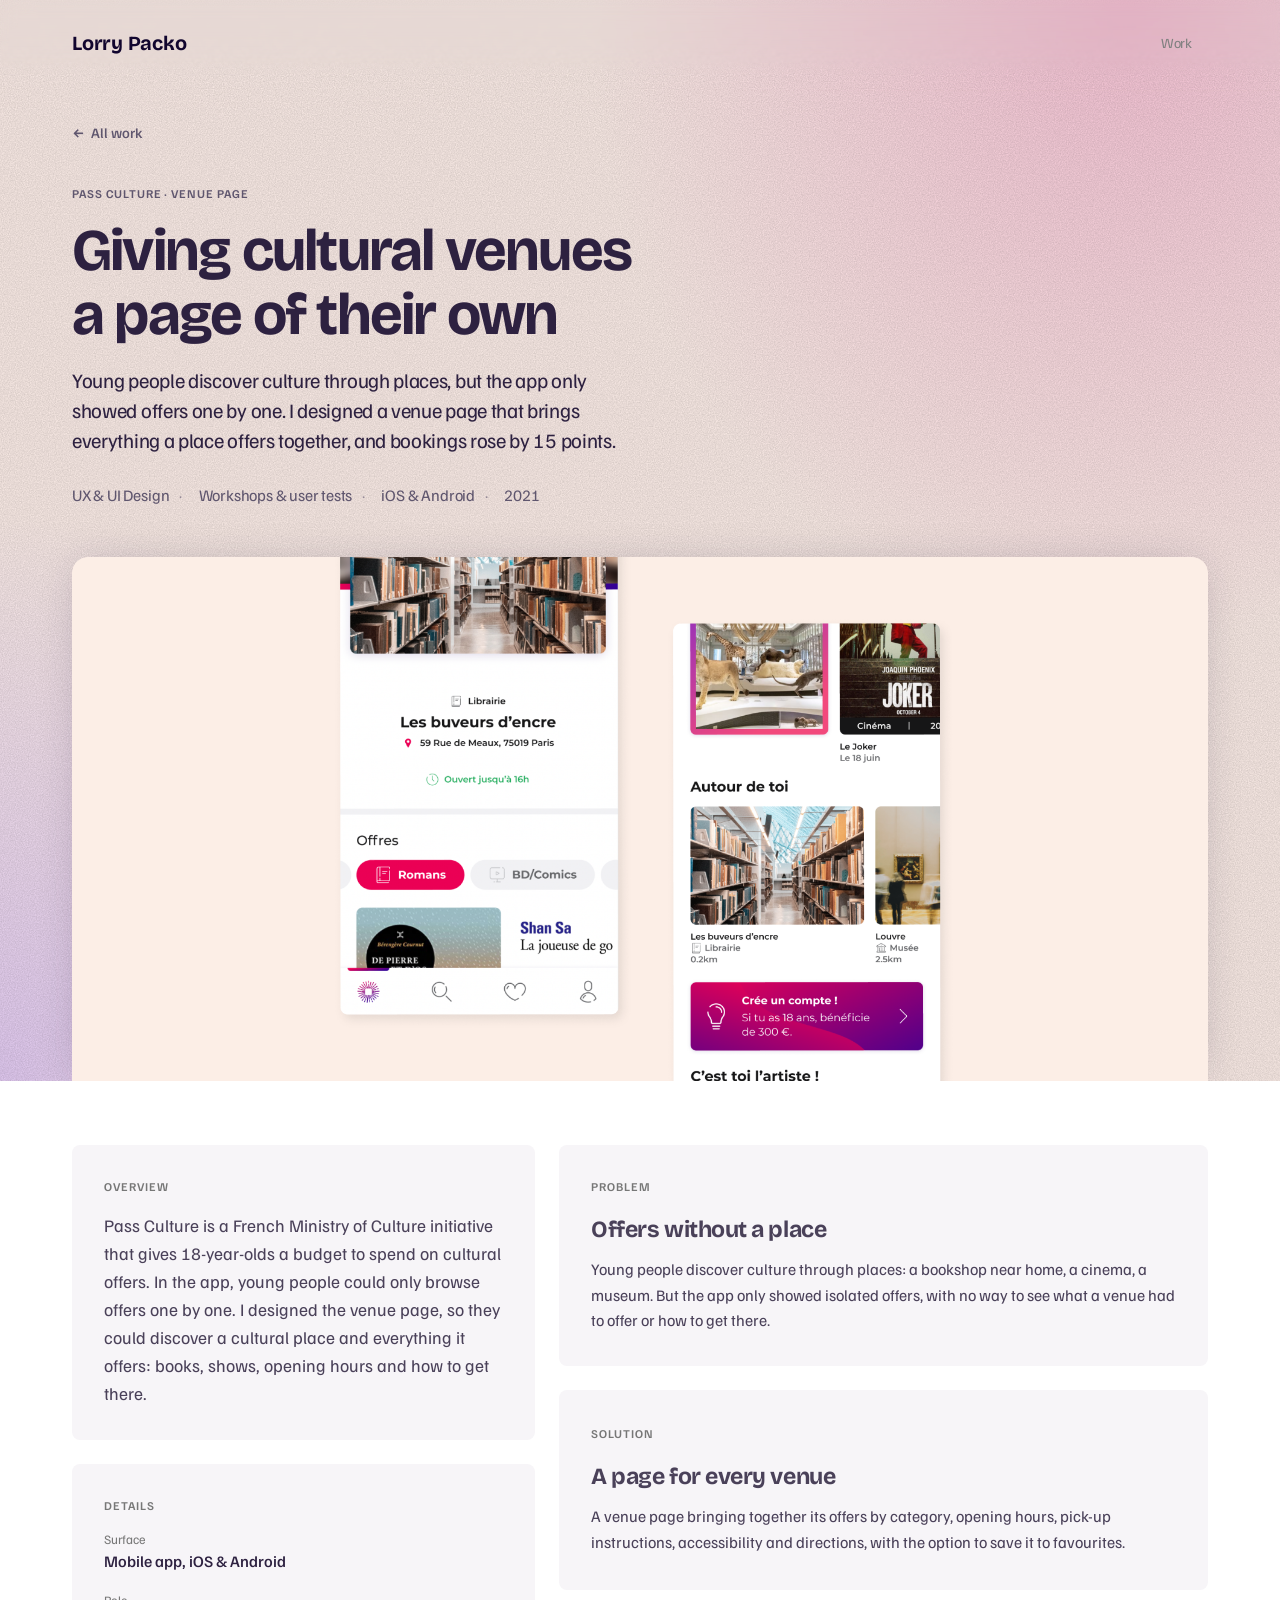
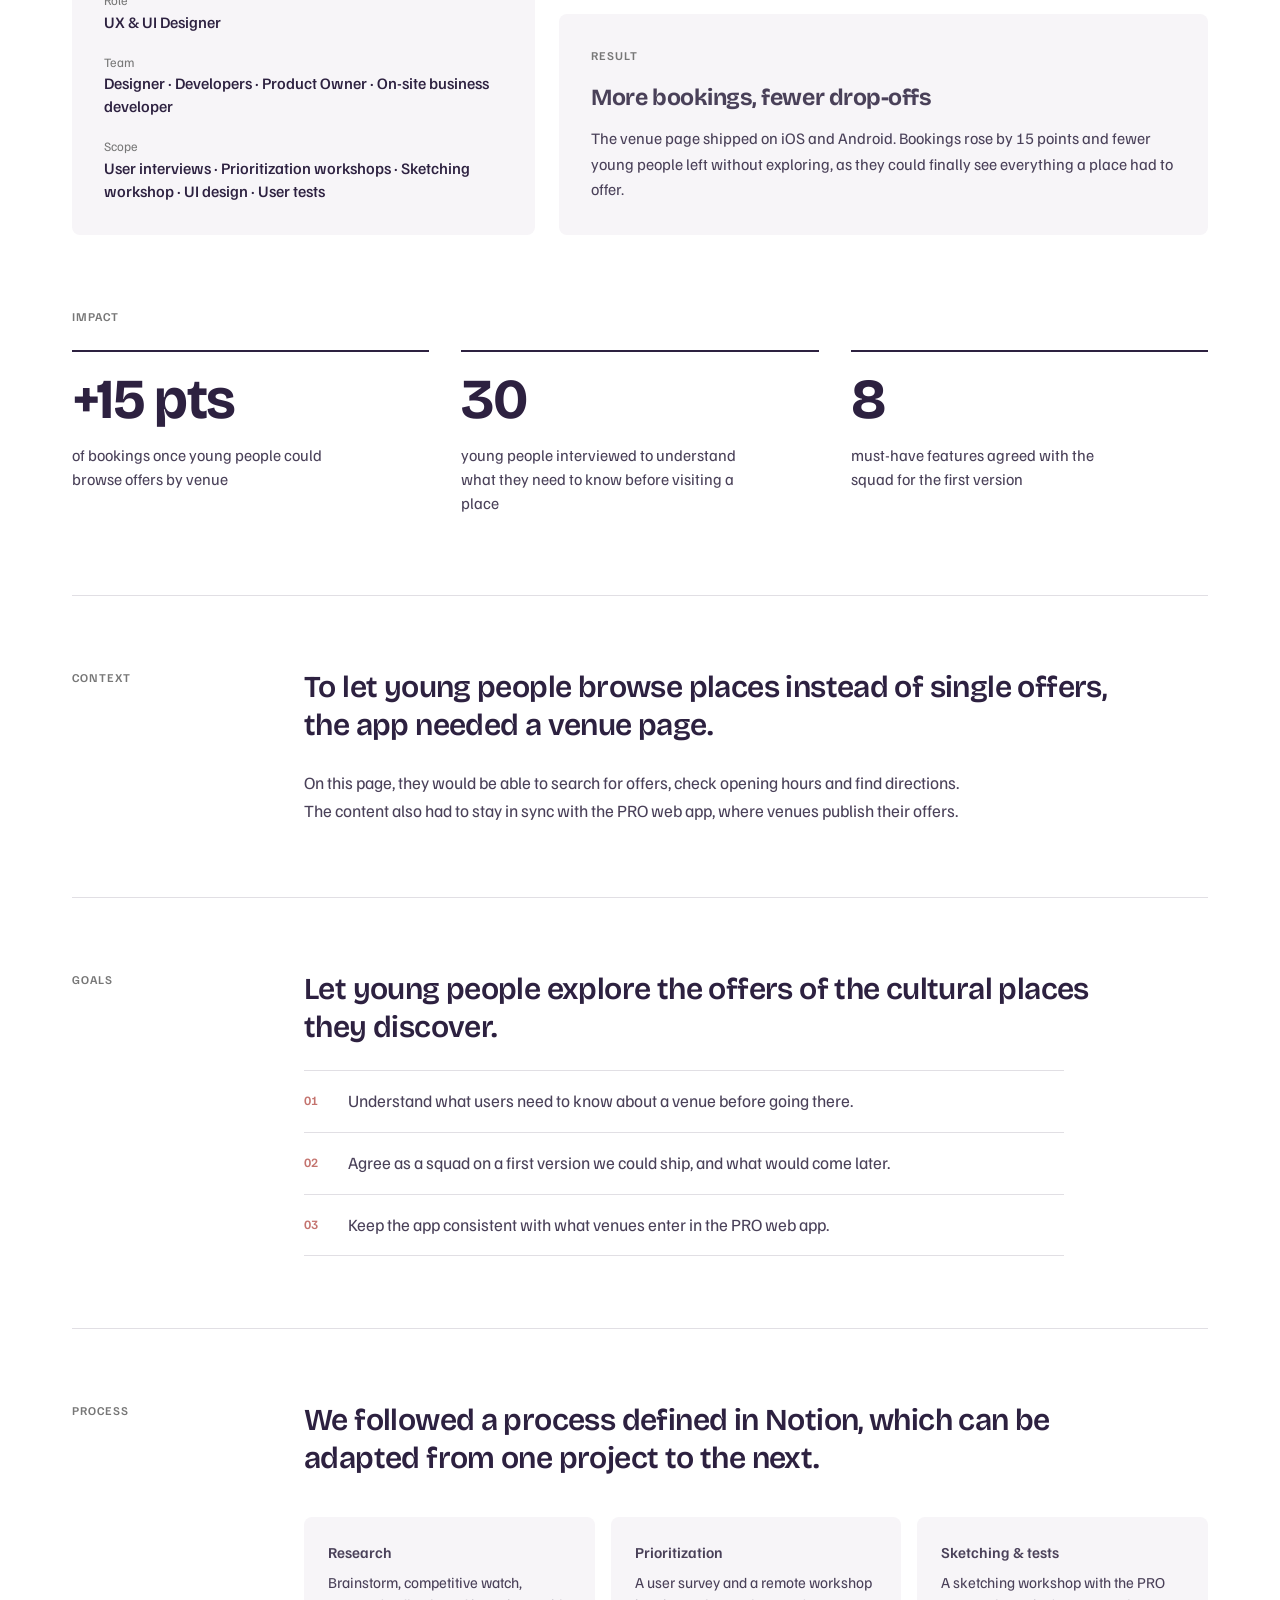
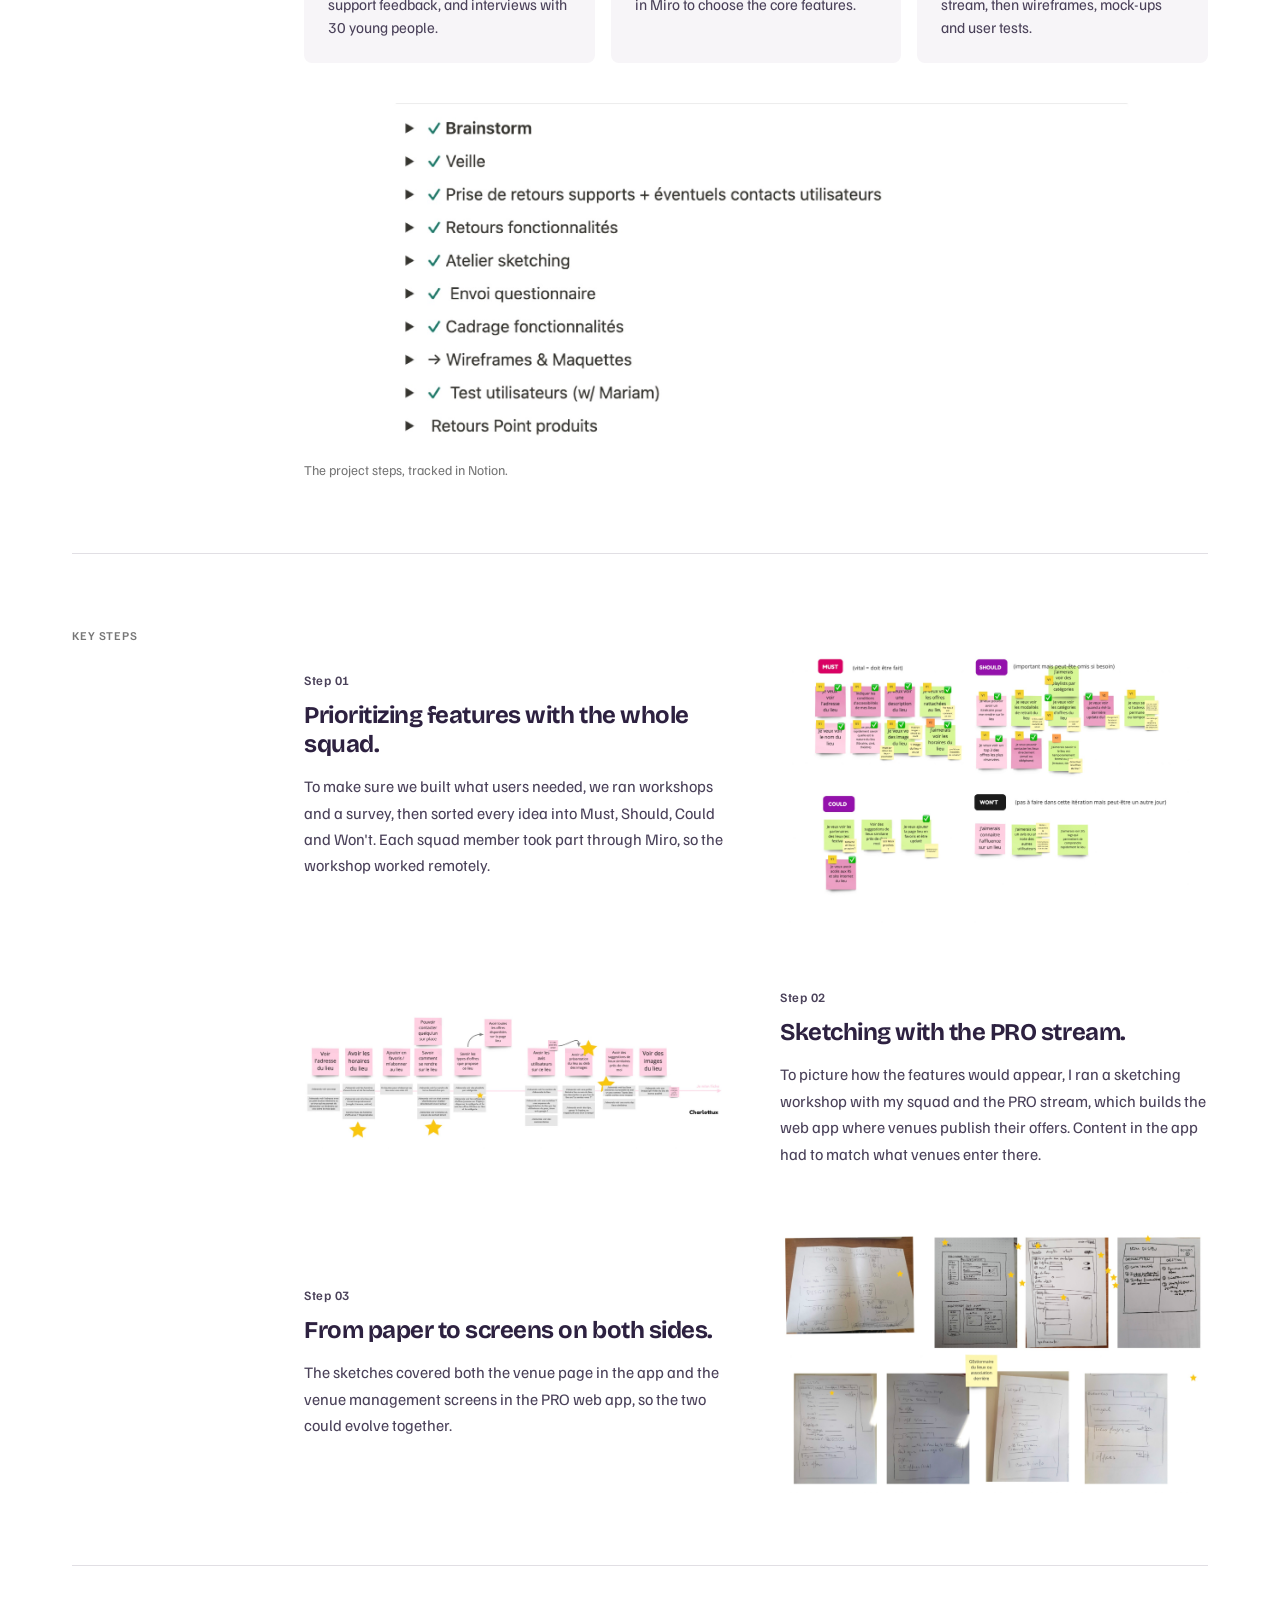
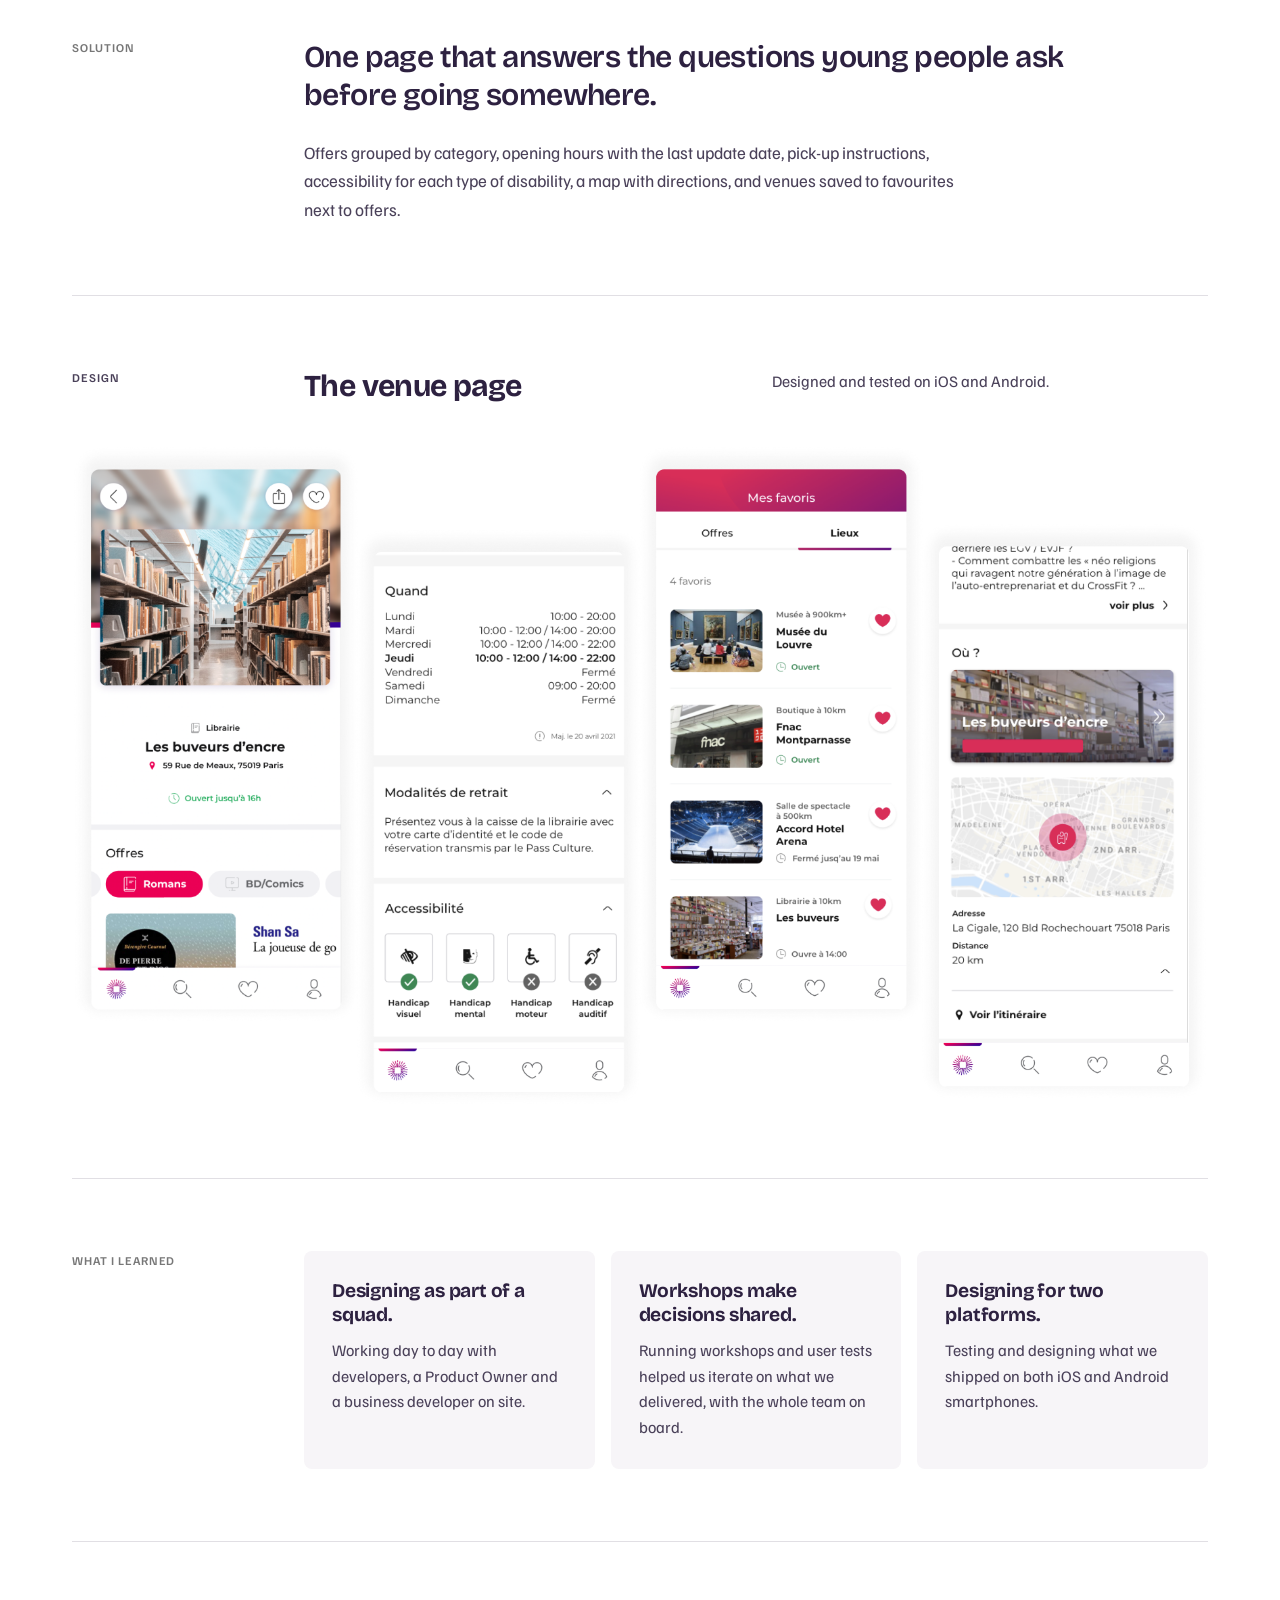
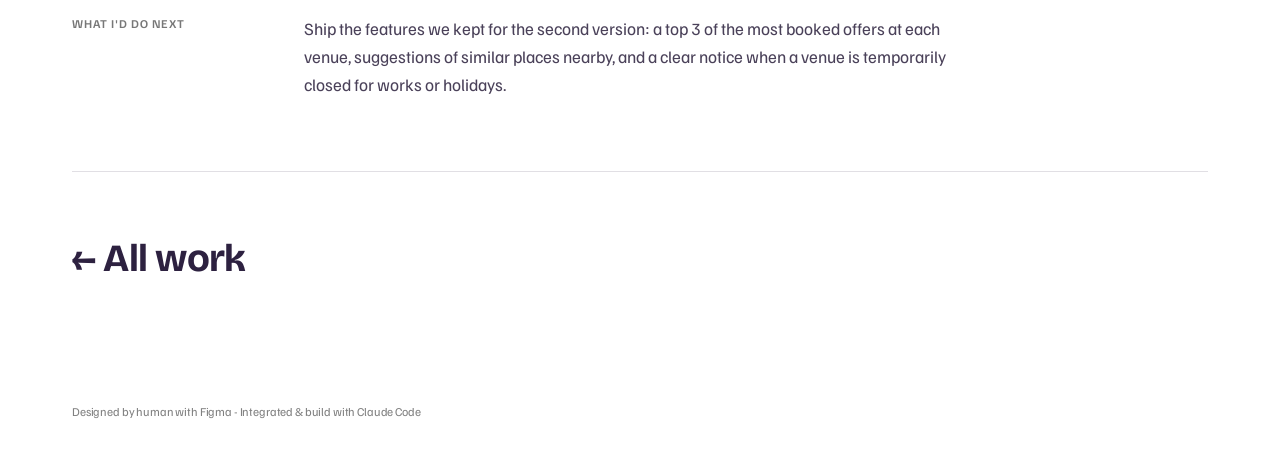
<file: passculture.html>
<!DOCTYPE html>
<html lang="en">
<head>
  <meta charset="UTF-8">
  <meta name="viewport" content="width=device-width, initial-scale=1.0">
  <meta name="description" content="Case study — Designing the venue page of the Pass Culture app, so young people can discover cultural places and the offers they hold.">
  <title>Venue page, Pass Culture – Lorry Packo</title>
  <link rel="icon" href="favicon.svg" type="image/svg+xml">
  <link rel="apple-touch-icon" href="apple-touch-icon.png">
  <link rel="preconnect" href="https://fonts.googleapis.com">
  <link rel="preconnect" href="https://fonts.gstatic.com" crossorigin>
  <link href="https://fonts.googleapis.com/css2?family=Bricolage+Grotesque:opsz,wght@12..96,500..800&family=Familjen+Grotesk:wght@400;500;600;700&display=swap" rel="stylesheet">
  <link rel="stylesheet" href="css/style.css">
  <link rel="stylesheet" href="css/case-study.css">
</head>
<body>

  <!--
    CASE STUDY — Pass Culture venue page
    Built from the case study template (see _drafts/companion.html).
    - <span class="cs-todo">…</span> marks copy that still needs to be written or confirmed.
  -->

  <!-- Header -->
  <header class="header">
    <div class="header-blur header-blur--no-veil" aria-hidden="true">
      <span></span><span></span><span></span><span></span><span></span><span></span><span></span><span></span>
    </div>
    <div class="container header-inner">
      <a href="index.html" class="logo">Lorry Packo</a>

      <nav class="nav nav--always">
        <a href="index.html#work" class="nav-link">Work</a>
      </nav>
    </div>
  </header>

  <main>
    <article>

      <!-- Hero — the three colours below set the banner for this case study -->
      <header class="cs-hero" style="--cs-hero: #FCEDE8; --cs-glow-1: #F7C3D6; --cs-glow-2: #E3CBF3;">
      <div class="container cs-hero-inner">
        <a href="index.html#work" class="cs-back"><span aria-hidden="true">←</span> All work</a>
        <p class="cs-eyebrow">Pass Culture · Venue page</p>
        <h1 class="cs-title">Giving cultural venues a page of their own</h1>
        <p class="cs-subtitle">Young people discover culture through places, but the app only showed offers one by one. I designed a venue page that brings everything a place offers together, and bookings rose by 15 points.</p>
        <ul class="cs-meta">
          <li>UX &amp; UI Design</li>
          <li>Workshops &amp; user tests</li>
          <li>iOS &amp; Android</li>
          <li>2021</li>
        </ul>

        <figure class="cs-figure">
          <img src="images/passculture/hero.png" alt="Two screens of the Pass Culture app: the page of a bookshop with its address, opening hours and offers, and a home feed listing venues near the user">
        </figure>
      </div>
      </header>

      <div class="container">

        <!-- Summary -->
        <section class="cs-summary" aria-label="Summary">
          <div class="cs-summary-col">
            <div class="cs-card">
              <h2 class="cs-card-label">Overview</h2>
              <p class="cs-overview">Pass Culture is a French Ministry of Culture initiative that gives 18-year-olds a budget to spend on cultural offers. In the app, young people could only browse offers one by one. I designed the venue page, so they could discover a cultural place and everything it offers: books, shows, opening hours and how to get there.</p>
            </div>
            <div class="cs-card">
              <h2 class="cs-card-label">Details</h2>
              <dl class="cs-details">
                <div>
                  <dt>Surface</dt>
                  <dd>Mobile app, iOS &amp; Android</dd>
                </div>
                <div>
                  <dt>Role</dt>
                  <dd>UX &amp; UI Designer</dd>
                </div>
                <div>
                  <dt>Team</dt>
                  <dd>Designer · Developers · Product Owner · On-site business developer</dd>
                </div>
                <div>
                  <dt>Scope</dt>
                  <dd>User interviews · Prioritization workshops · Sketching workshop · UI design · User tests</dd>
                </div>
              </dl>
            </div>
          </div>

          <div class="cs-summary-col">
            <div class="cs-card cs-psr">
              <h2 class="cs-card-label">Problem</h2>
              <p class="cs-psr-title">Offers without a place</p>
              <p>Young people discover culture through places: a bookshop near home, a cinema, a museum. But the app only showed isolated offers, with no way to see what a venue had to offer or how to get there.</p>
            </div>
            <div class="cs-card cs-psr">
              <h2 class="cs-card-label">Solution</h2>
              <p class="cs-psr-title">A page for every venue</p>
              <p>A venue page bringing together its offers by category, opening hours, pick-up instructions, accessibility and directions, with the option to save it to favourites.</p>
            </div>
            <div class="cs-card cs-psr">
              <h2 class="cs-card-label">Result</h2>
              <p class="cs-psr-title">More bookings, fewer drop-offs</p>
              <p>The venue page shipped on iOS and Android. Bookings rose by 15 points and fewer young people left without exploring, as they could finally see everything a place had to offer.</p>
            </div>
          </div>
        </section>

      <!-- Impact -->
      <section class="cs-impact">
        <h2 class="cs-card-label">Impact</h2>
        <div class="cs-impact-grid">
          <div class="cs-stat">
            <p class="cs-stat-value">+15 pts</p>
            <p class="cs-stat-text">of bookings once young people could browse offers by venue</p>
          </div>
          <div class="cs-stat">
            <p class="cs-stat-value">30</p>
            <p class="cs-stat-text">young people interviewed to understand what they need to know before visiting a place</p>
          </div>
          <div class="cs-stat">
            <p class="cs-stat-value">8</p>
            <p class="cs-stat-text">must-have features agreed with the squad for the first version</p>
          </div>
        </div>
      </section>

      <!-- Context -->
      <section class="cs-section">
        <h2 class="cs-label">Context</h2>
        <div>
          <p class="cs-lead">To let young people browse places instead of single offers, the app needed a venue page.</p>
          <div class="cs-body">
            <p>On this page, they would be able to search for offers, check opening hours and find directions. The content also had to stay in sync with the PRO web app, where venues publish their offers.</p>
          </div>
        </div>
      </section>

      <!-- Goals -->
      <section class="cs-section">
        <h2 class="cs-label">Goals</h2>
        <div>
          <p class="cs-lead">Let young people explore the offers of the cultural places they discover.</p>
          <ol class="cs-list">
            <li>Understand what users need to know about a venue before going there.</li>
            <li>Agree as a squad on a first version we could ship, and what would come later.</li>
            <li>Keep the app consistent with what venues enter in the PRO web app.</li>
          </ol>
        </div>
      </section>

      <!-- Process -->
      <section class="cs-section">
        <h2 class="cs-label">Process</h2>
        <div>
          <p class="cs-lead">We followed a process defined in Notion, which can be adapted from one project to the next.</p>
          <div class="cs-methods">
            <div class="cs-method">
              <p class="cs-method-name">Research</p>
              <p>Brainstorm, competitive watch, support feedback, and interviews with 30 young people.</p>
            </div>
            <div class="cs-method">
              <p class="cs-method-name">Prioritization</p>
              <p>A user survey and a remote workshop in Miro to choose the core features.</p>
            </div>
            <div class="cs-method">
              <p class="cs-method-name">Sketching &amp; tests</p>
              <p>A sketching workshop with the PRO stream, then wireframes, mock-ups and user tests.</p>
            </div>
          </div>
          <figure class="cs-figure">
            <img src="images/passculture/process.jpg" alt="Checklist from Notion: brainstorm, watch, support and user feedback, feature feedback, sketching workshop, survey, feature scoping, wireframes and mock-ups, user tests, product review" loading="lazy">
            <figcaption>The project steps, tracked in Notion.</figcaption>
          </figure>
        </div>
      </section>

      <!-- Key insights -->
      <section class="cs-section">
        <h2 class="cs-label">Key steps</h2>
        <div>
          <div class="cs-insight">
            <div class="cs-insight-text">
              <p class="cs-insight-num">Step 01</p>
              <h3 class="cs-insight-title">Prioritizing features with the whole squad.</h3>
              <p>To make sure we built what users needed, we ran workshops and a survey, then sorted every idea into Must, Should, Could and Won't. Each squad member took part through Miro, so the workshop worked remotely.</p>
            </div>
            <figure class="cs-figure">
              <img src="images/passculture/prioritization.jpg" alt="Miro board sorting user stories into Must, Should, Could and Won't, tagged V1 or V2" loading="lazy">
            </figure>
          </div>

          <div class="cs-insight">
            <div class="cs-insight-text">
              <p class="cs-insight-num">Step 02</p>
              <h3 class="cs-insight-title">Sketching with the PRO stream.</h3>
              <p>To picture how the features would appear, I ran a sketching workshop with my squad and the PRO stream, which builds the web app where venues publish their offers. Content in the app had to match what venues enter there.</p>
            </div>
            <figure class="cs-figure">
              <img src="images/passculture/sketching-1.jpg" alt="Prioritized user needs on a Miro board, from seeing the address and opening hours to getting directions, with stars on the most voted ones" loading="lazy">
            </figure>
          </div>

          <div class="cs-insight">
            <div class="cs-insight-text">
              <p class="cs-insight-num">Step 03</p>
              <h3 class="cs-insight-title">From paper to screens on both sides.</h3>
              <p>The sketches covered both the venue page in the app and the venue management screens in the PRO web app, so the two could evolve together.</p>
            </div>
            <figure class="cs-figure">
              <img src="images/passculture/sketching-2.jpg" alt="Paper sketches of the venue page and of the venue management screens, with stars marking the ideas kept" loading="lazy">
            </figure>
          </div>
        </div>
      </section>

      <!-- Solution -->
      <section class="cs-section">
        <h2 class="cs-label">Solution</h2>
        <div>
          <p class="cs-lead">One page that answers the questions young people ask before going somewhere.</p>
          <div class="cs-body">
            <p>Offers grouped by category, opening hours with the last update date, pick-up instructions, accessibility for each type of disability, a map with directions, and venues saved to favourites next to offers.</p>
          </div>
        </div>
      </section>

      <!-- Design -->
      <section class="cs-design">
        <div class="cs-design-head">
          <p class="cs-label">Design</p>
          <h3 class="cs-design-title">The venue page</h3>
          <p>Designed and tested on iOS and Android.</p>
        </div>
        <figure class="cs-figure">
          <img src="images/passculture/final.png" alt="Four app screens: the venue page with offers by category, opening hours with pick-up and accessibility details, favourite venues, and the location with a map and directions" loading="lazy">
        </figure>
      </section>

      <!-- Reflections -->
      <section class="cs-section">
        <h2 class="cs-label">What I learned</h2>
        <div class="cs-reflections">
          <div class="cs-reflection">
            <h3 class="cs-reflection-title">Designing as part of a squad.</h3>
            <p>Working day to day with developers, a Product Owner and a business developer on site.</p>
          </div>
          <div class="cs-reflection">
            <h3 class="cs-reflection-title">Workshops make decisions shared.</h3>
            <p>Running workshops and user tests helped us iterate on what we delivered, with the whole team on board.</p>
          </div>
          <div class="cs-reflection">
            <h3 class="cs-reflection-title">Designing for two platforms.</h3>
            <p>Testing and designing what we shipped on both iOS and Android smartphones.</p>
          </div>
        </div>
      </section>

      <!-- What I'd do next -->
      <section class="cs-section">
        <h2 class="cs-label">What I'd do next</h2>
        <div class="cs-body">
          <p>Ship the features we kept for the second version: a top 3 of the most booked offers at each venue, suggestions of similar places nearby, and a clear notice when a venue is temporarily closed for works or holidays.</p>
        </div>
      </section>

      <!-- Bottom navigation -->
      <nav class="cs-next" aria-label="Case study navigation">
        <a href="index.html#work" class="cs-next-link"><span aria-hidden="true">←</span> All work</a>
      </nav>

      </div>
    </article>
  </main>

  <!-- Footer -->
  <footer class="footer footer--simple">
    <div class="container">
      <p class="footer-credit">Designed by human with Figma - Integrated &amp; build with Claude Code</p>
    </div>
  </footer>

  <script src="js/main.js"></script>
</body>
</html>
</file>
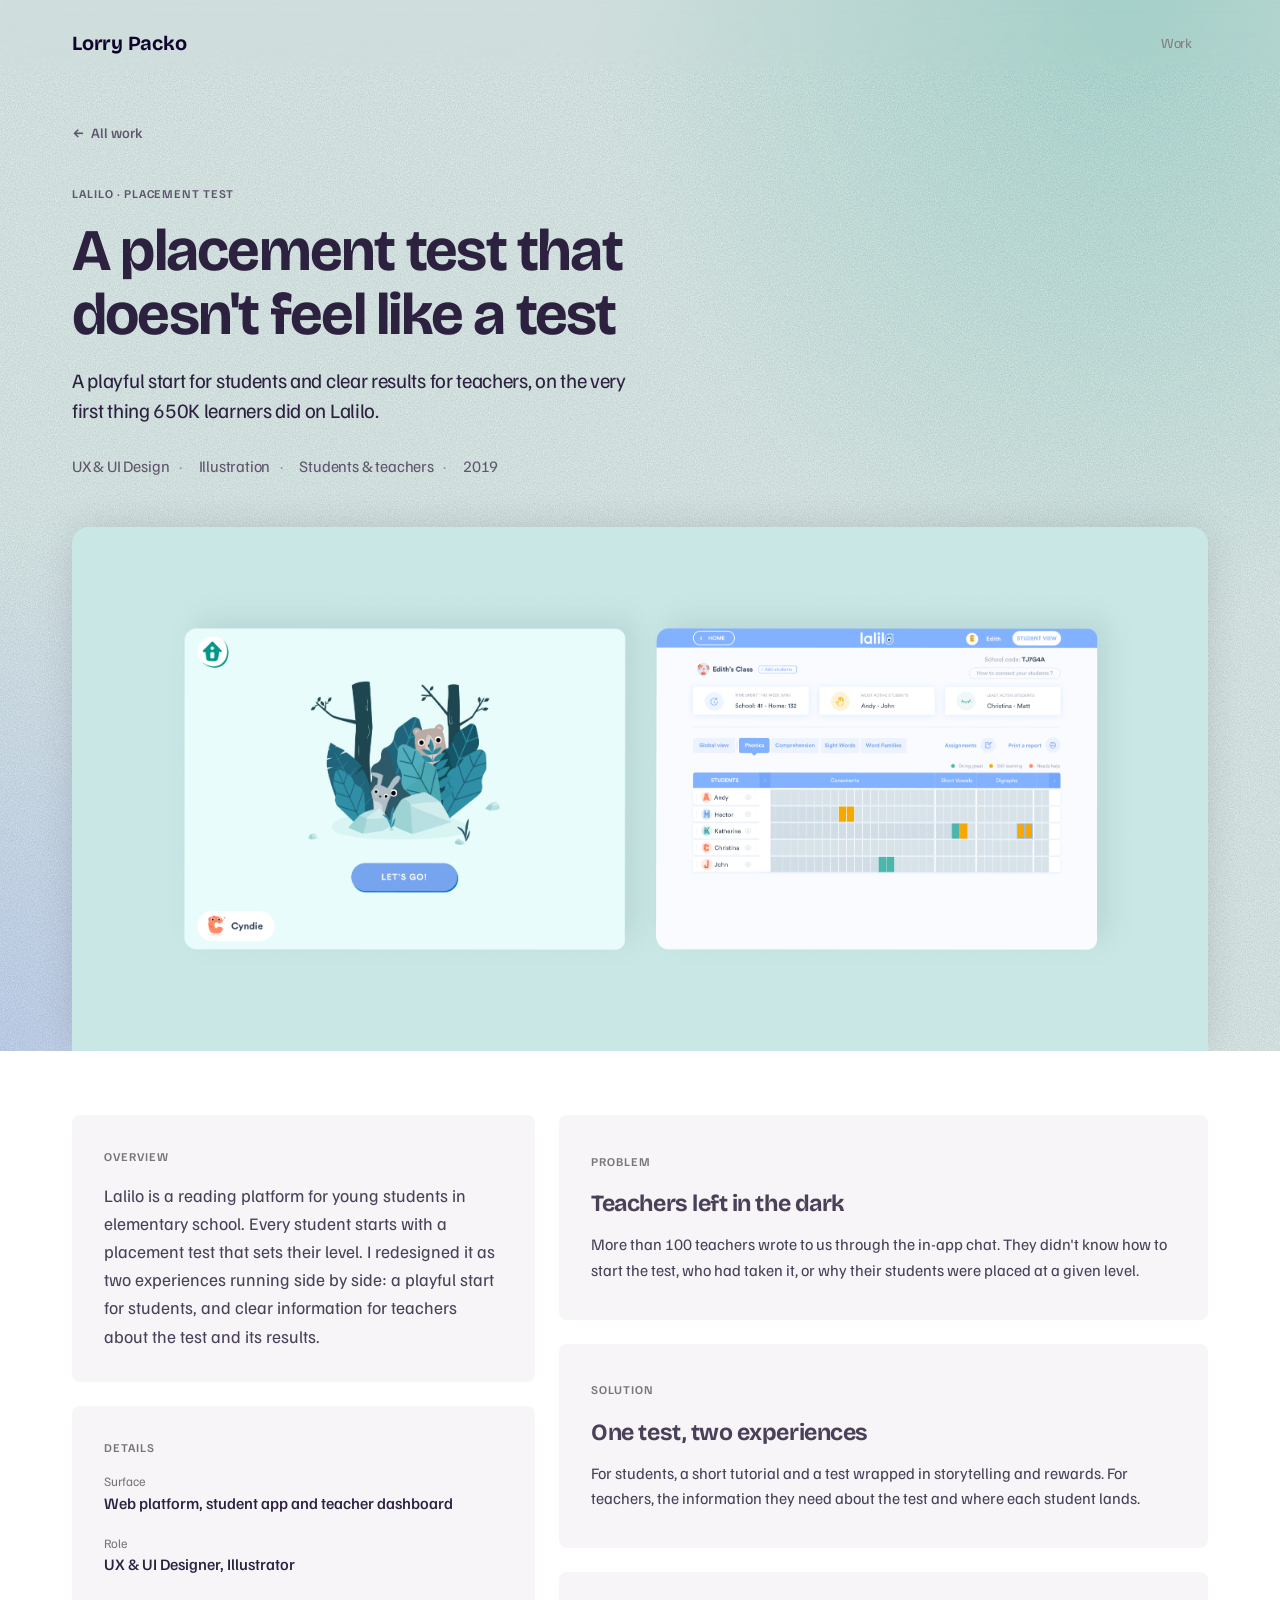
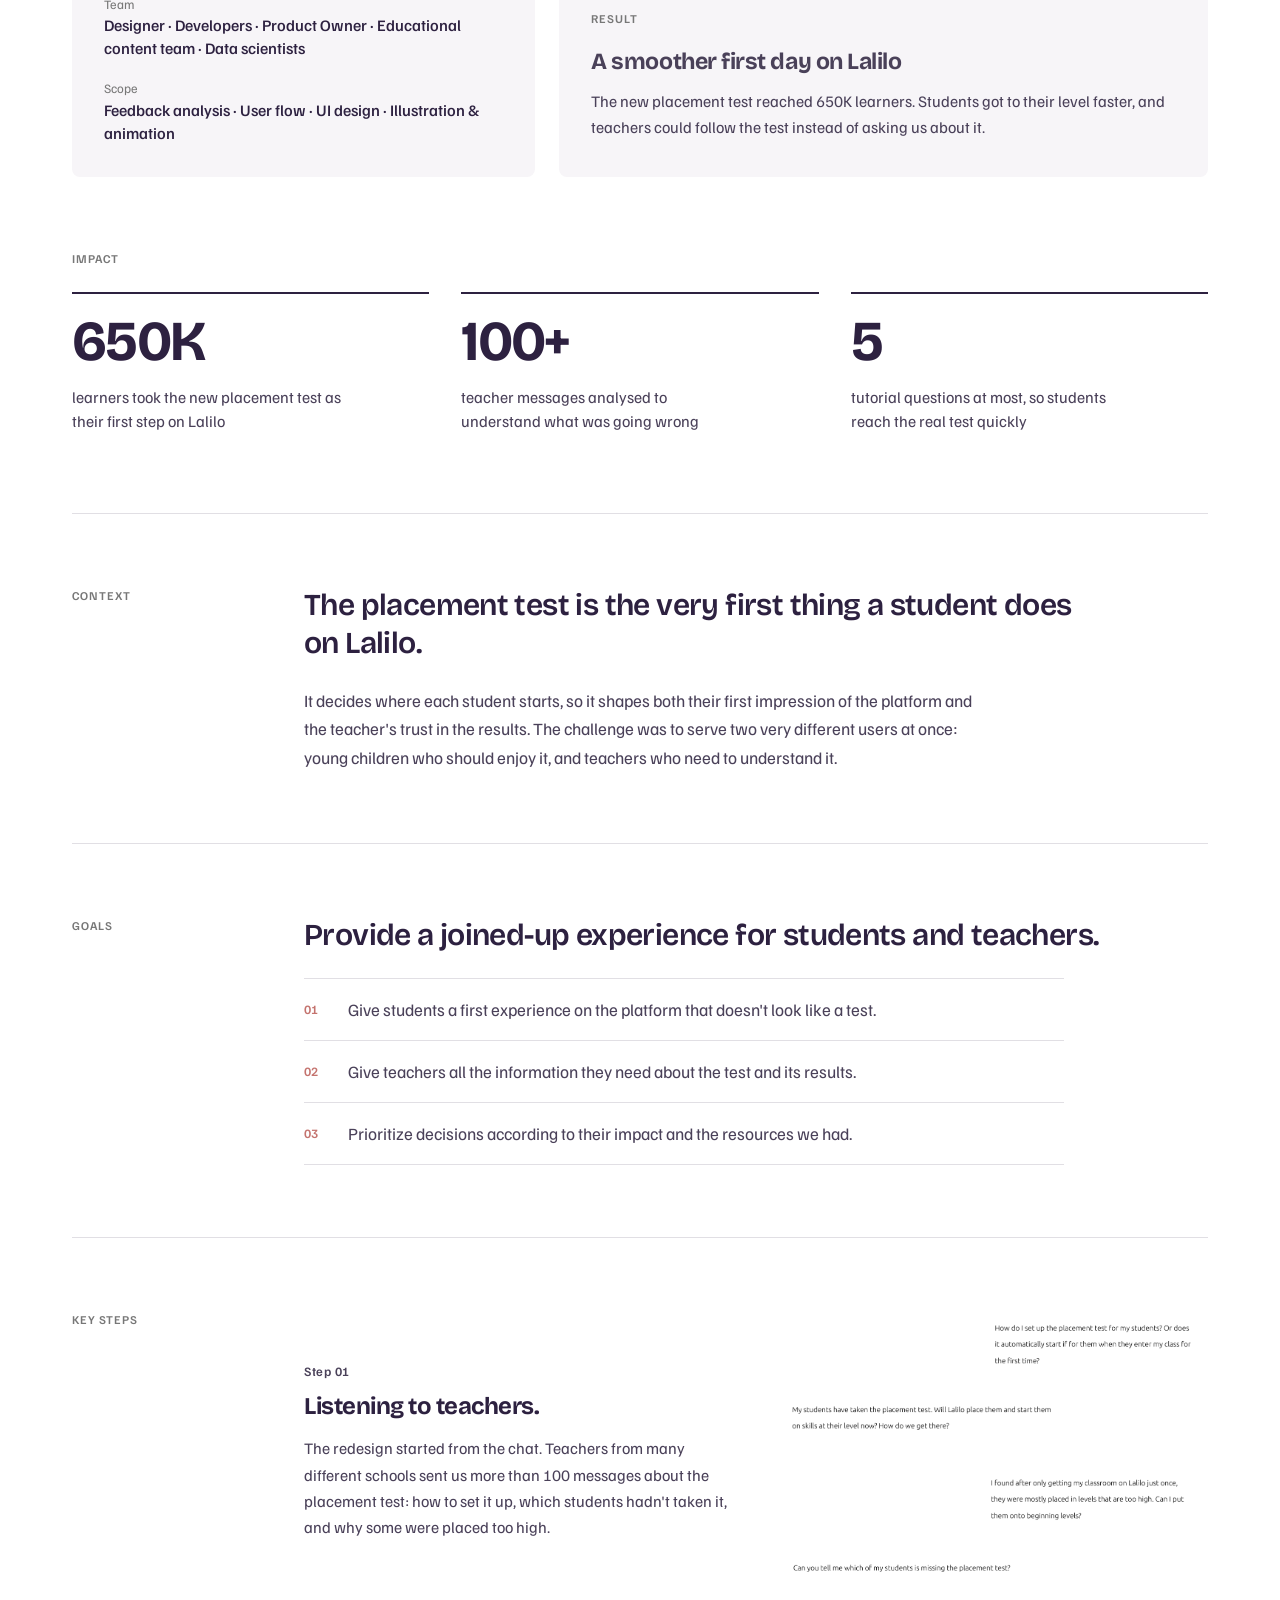
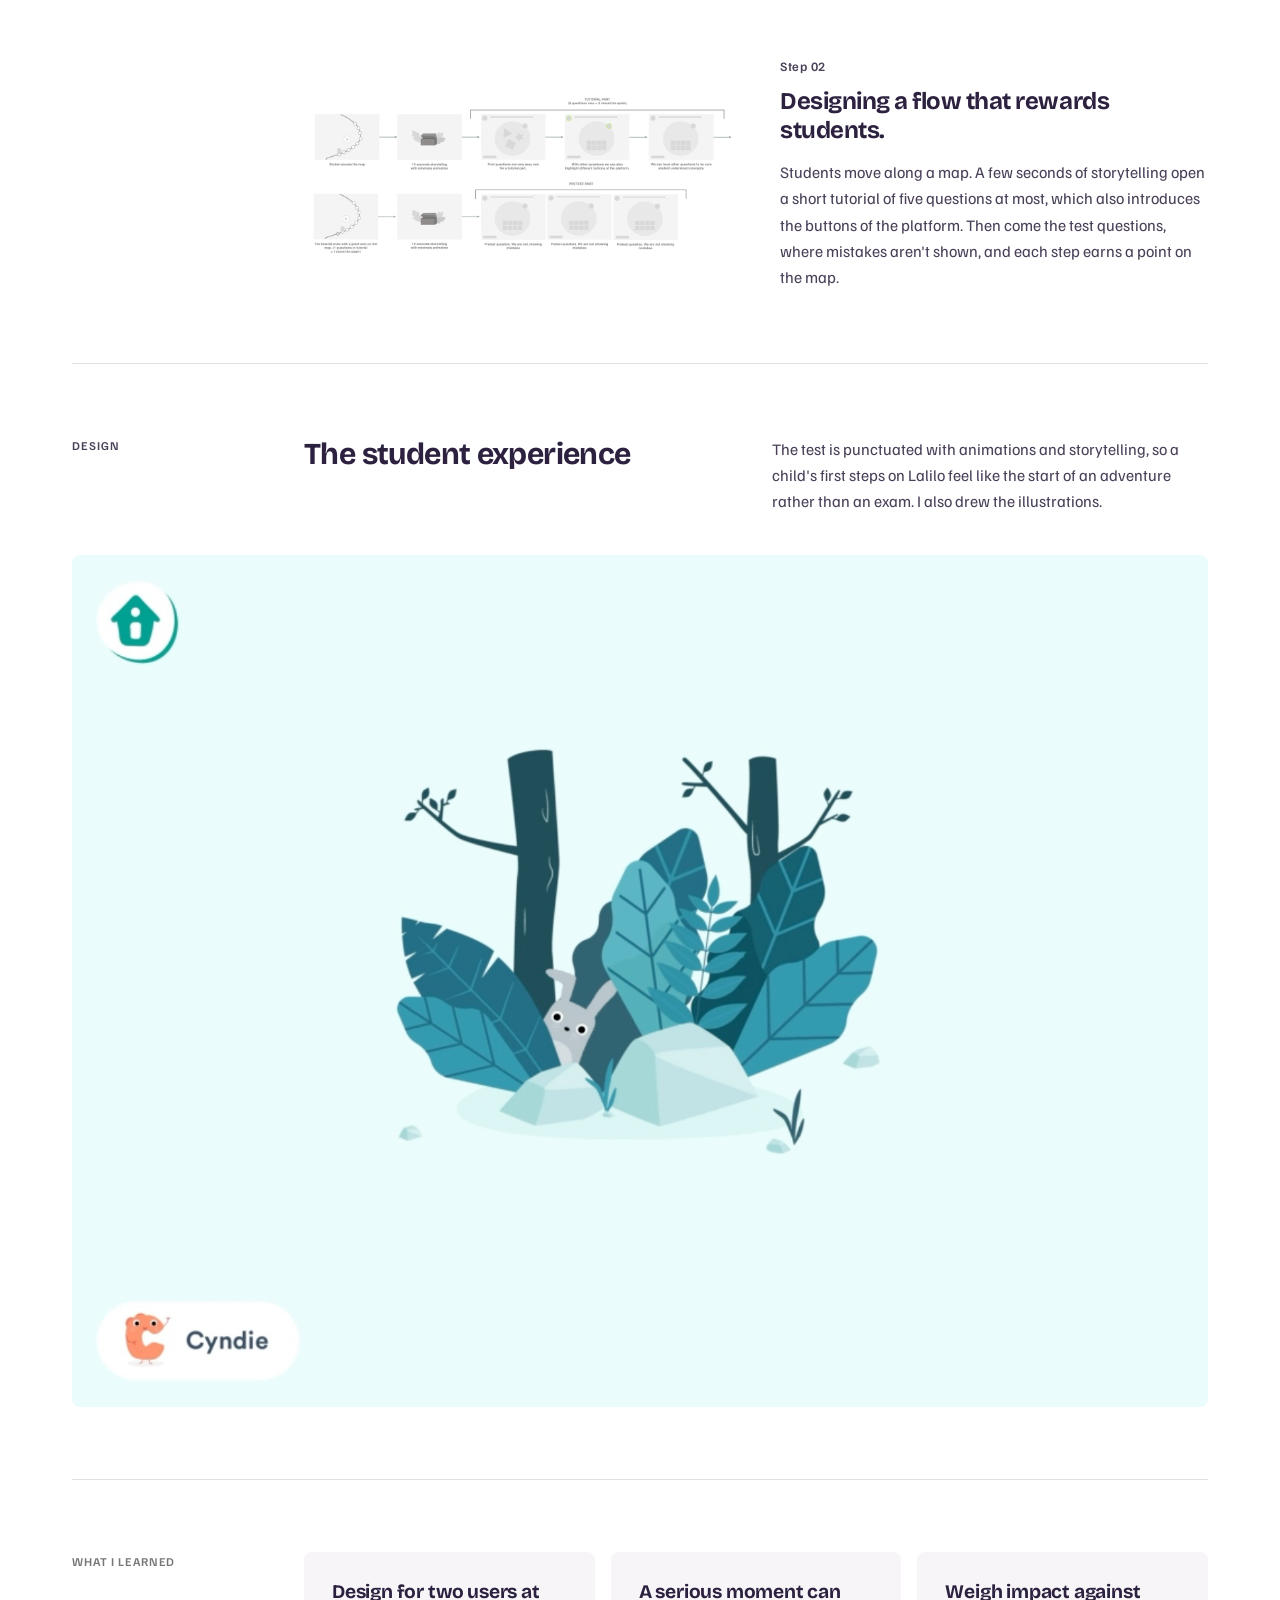
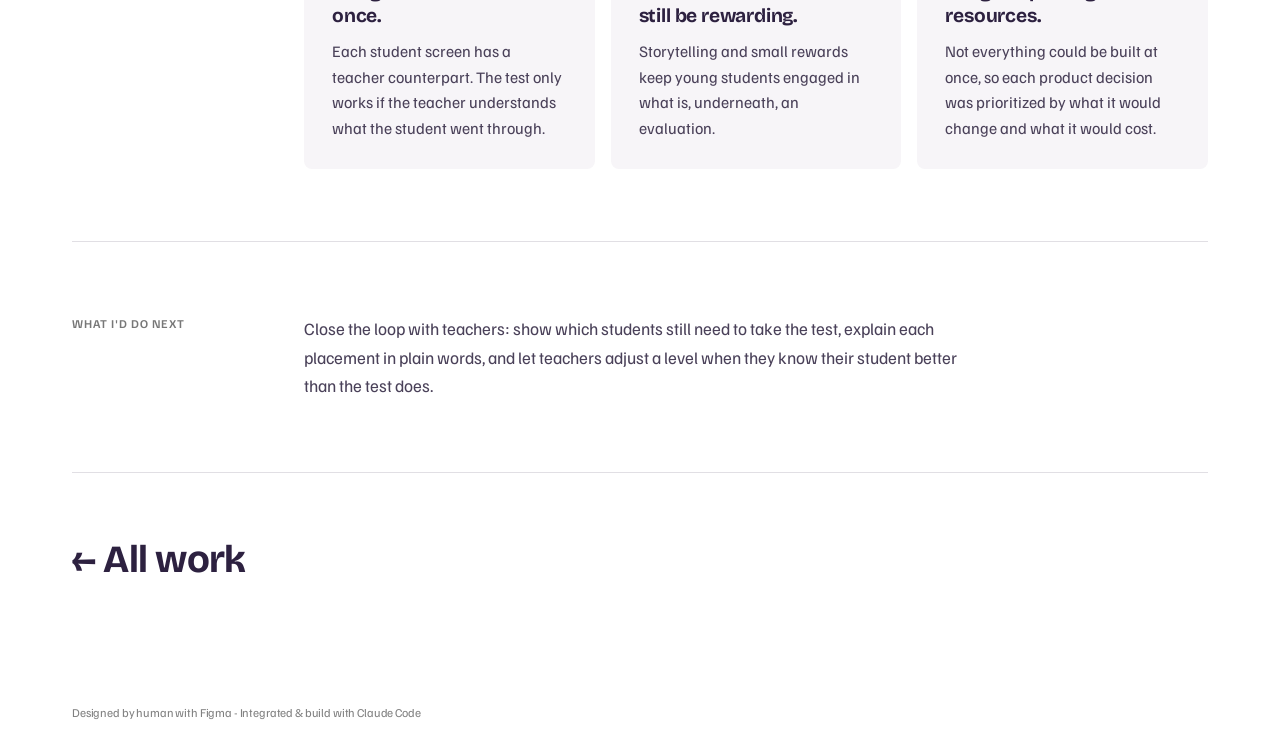
<file: placementtest.html>
<!DOCTYPE html>
<html lang="en">
<head>
  <meta charset="UTF-8">
  <meta name="viewport" content="width=device-width, initial-scale=1.0">
  <meta name="description" content="Case study — Redesigning Lalilo's placement test so it feels like a story for young students and gives teachers the answers they need.">
  <title>Placement test, Lalilo – Lorry Packo</title>
  <link rel="icon" href="favicon.svg" type="image/svg+xml">
  <link rel="apple-touch-icon" href="apple-touch-icon.png">
  <link rel="preconnect" href="https://fonts.googleapis.com">
  <link rel="preconnect" href="https://fonts.gstatic.com" crossorigin>
  <link href="https://fonts.googleapis.com/css2?family=Bricolage+Grotesque:opsz,wght@12..96,500..800&family=Familjen+Grotesk:wght@400;500;600;700&display=swap" rel="stylesheet">
  <link rel="stylesheet" href="css/style.css">
  <link rel="stylesheet" href="css/case-study.css">
</head>
<body>

  <!--
    CASE STUDY — Lalilo placement test
    Built from the case study template (see _drafts/companion.html).
    - <span class="cs-todo">…</span> marks copy that still needs to be written or confirmed.
  -->

  <!-- Header -->
  <header class="header">
    <div class="header-blur header-blur--no-veil" aria-hidden="true">
      <span></span><span></span><span></span><span></span><span></span><span></span><span></span><span></span>
    </div>
    <div class="container header-inner">
      <a href="index.html" class="logo">Lorry Packo</a>

      <nav class="nav nav--always">
        <a href="index.html#work" class="nav-link">Work</a>
      </nav>
    </div>
  </header>

  <main>
    <article>

      <!-- Hero — the three colours below set the banner for this case study -->
      <header class="cs-hero" style="--cs-hero: #E3F3F1; --cs-glow-1: #B5E3DC; --cs-glow-2: #C9DBF8;">
      <div class="container cs-hero-inner">
        <a href="index.html#work" class="cs-back"><span aria-hidden="true">←</span> All work</a>
        <p class="cs-eyebrow">Lalilo · Placement test</p>
        <h1 class="cs-title">A placement test that doesn't feel like a test</h1>
        <p class="cs-subtitle">A playful start for students and clear results for teachers, on the very first thing 650K learners did on Lalilo.</p>
        <ul class="cs-meta">
          <li>UX &amp; UI Design</li>
          <li>Illustration</li>
          <li>Students &amp; teachers</li>
          <li>2019</li>
        </ul>

        <figure class="cs-figure">
          <img src="images/placementtest/hero.png" alt="Two Lalilo screens: the illustrated start of the placement test for a student, and the teacher dashboard showing each student's level by skill">
        </figure>
      </div>
      </header>

      <div class="container">

        <!-- Summary -->
        <section class="cs-summary" aria-label="Summary">
          <div class="cs-summary-col">
            <div class="cs-card">
              <h2 class="cs-card-label">Overview</h2>
              <p class="cs-overview">Lalilo is a reading platform for young students in elementary school. Every student starts with a placement test that sets their level. I redesigned it as two experiences running side by side: a playful start for students, and clear information for teachers about the test and its results.</p>
            </div>
            <div class="cs-card">
              <h2 class="cs-card-label">Details</h2>
              <dl class="cs-details">
                <div>
                  <dt>Surface</dt>
                  <dd>Web platform, student app and teacher dashboard</dd>
                </div>
                <div>
                  <dt>Role</dt>
                  <dd>UX &amp; UI Designer, Illustrator</dd>
                </div>
                <div>
                  <dt>Team</dt>
                  <dd>Designer · Developers · Product Owner · Educational content team · Data scientists</dd>
                </div>
                <div>
                  <dt>Scope</dt>
                  <dd>Feedback analysis · User flow · UI design · Illustration &amp; animation</dd>
                </div>
              </dl>
            </div>
          </div>

          <div class="cs-summary-col">
            <div class="cs-card cs-psr">
              <h2 class="cs-card-label">Problem</h2>
              <p class="cs-psr-title">Teachers left in the dark</p>
              <p>More than 100 teachers wrote to us through the in-app chat. They didn't know how to start the test, who had taken it, or why their students were placed at a given level.</p>
            </div>
            <div class="cs-card cs-psr">
              <h2 class="cs-card-label">Solution</h2>
              <p class="cs-psr-title">One test, two experiences</p>
              <p>For students, a short tutorial and a test wrapped in storytelling and rewards. For teachers, the information they need about the test and where each student lands.</p>
            </div>
            <div class="cs-card cs-psr">
              <h2 class="cs-card-label">Result</h2>
              <p class="cs-psr-title">A smoother first day on Lalilo</p>
              <p>The new placement test reached 650K learners. Students got to their level faster, and teachers could follow the test instead of asking us about it.</p>
            </div>
          </div>
        </section>

      <!-- Impact -->
      <section class="cs-impact">
        <h2 class="cs-card-label">Impact</h2>
        <div class="cs-impact-grid">
          <div class="cs-stat">
            <p class="cs-stat-value">650K</p>
            <p class="cs-stat-text">learners took the new placement test as their first step on Lalilo</p>
          </div>
          <div class="cs-stat">
            <p class="cs-stat-value">100+</p>
            <p class="cs-stat-text">teacher messages analysed to understand what was going wrong</p>
          </div>
          <div class="cs-stat">
            <p class="cs-stat-value">5</p>
            <p class="cs-stat-text">tutorial questions at most, so students reach the real test quickly</p>
          </div>
        </div>
      </section>

      <!-- Context -->
      <section class="cs-section">
        <h2 class="cs-label">Context</h2>
        <div>
          <p class="cs-lead">The placement test is the very first thing a student does on Lalilo.</p>
          <div class="cs-body">
            <p>It decides where each student starts, so it shapes both their first impression of the platform and the teacher's trust in the results. The challenge was to serve two very different users at once: young children who should enjoy it, and teachers who need to understand it.</p>
          </div>
        </div>
      </section>

      <!-- Goals -->
      <section class="cs-section">
        <h2 class="cs-label">Goals</h2>
        <div>
          <p class="cs-lead">Provide a joined-up experience for students and teachers.</p>
          <ol class="cs-list">
            <li>Give students a first experience on the platform that doesn't look like a test.</li>
            <li>Give teachers all the information they need about the test and its results.</li>
            <li>Prioritize decisions according to their impact and the resources we had.</li>
          </ol>
        </div>
      </section>

      <!-- Key insights -->
      <section class="cs-section">
        <h2 class="cs-label">Key steps</h2>
        <div>
          <div class="cs-insight">
            <div class="cs-insight-text">
              <p class="cs-insight-num">Step 01</p>
              <h3 class="cs-insight-title">Listening to teachers.</h3>
              <p>The redesign started from the chat. Teachers from many different schools sent us more than 100 messages about the placement test: how to set it up, which students hadn't taken it, and why some were placed too high.</p>
            </div>
            <figure class="cs-figure">
              <img src="images/placementtest/feedback.png" alt="Four teacher messages: how to set up the test, whether students will start at their level, students placed too high, and which students are missing the test" loading="lazy">
            </figure>
          </div>

          <div class="cs-insight">
            <div class="cs-insight-text">
              <p class="cs-insight-num">Step 02</p>
              <h3 class="cs-insight-title">Designing a flow that rewards students.</h3>
              <p>Students move along a map. A few seconds of storytelling open a short tutorial of five questions at most, which also introduces the buttons of the platform. Then come the test questions, where mistakes aren't shown, and each step earns a point on the map.</p>
            </div>
            <figure class="cs-figure">
              <img src="images/placementtest/flow.png" alt="Wireframe flow: the student opens the map, watches a short story, answers tutorial questions, wins a point on the map, then answers test questions without seeing mistakes" loading="lazy">
            </figure>
          </div>
        </div>
      </section>

      <!-- Design -->
      <section class="cs-design">
        <div class="cs-design-head">
          <p class="cs-label">Design</p>
          <h3 class="cs-design-title">The student experience</h3>
          <p>The test is punctuated with animations and storytelling, so a child's first steps on Lalilo feel like the start of an adventure rather than an exam. I also drew the illustrations.</p>
        </div>
        <figure class="cs-figure">
          <video src="images/placementtest/student-experience.mp4" poster="images/placementtest/student-experience-poster.jpg" autoplay muted loop playsinline aria-label="Animation of the placement test from the student's side, with illustrated characters and storytelling"></video>
        </figure>
      </section>

      <!-- Reflections -->
      <section class="cs-section">
        <h2 class="cs-label">What I learned</h2>
        <div class="cs-reflections">
          <div class="cs-reflection">
            <h3 class="cs-reflection-title">Design for two users at once.</h3>
            <p>Each student screen has a teacher counterpart. The test only works if the teacher understands what the student went through.</p>
          </div>
          <div class="cs-reflection">
            <h3 class="cs-reflection-title">A serious moment can still be rewarding.</h3>
            <p>Storytelling and small rewards keep young students engaged in what is, underneath, an evaluation.</p>
          </div>
          <div class="cs-reflection">
            <h3 class="cs-reflection-title">Weigh impact against resources.</h3>
            <p>Not everything could be built at once, so each product decision was prioritized by what it would change and what it would cost.</p>
          </div>
        </div>
      </section>

      <!-- What I'd do next -->
      <section class="cs-section">
        <h2 class="cs-label">What I'd do next</h2>
        <div class="cs-body">
          <p>Close the loop with teachers: show which students still need to take the test, explain each placement in plain words, and let teachers adjust a level when they know their student better than the test does.</p>
        </div>
      </section>

      <!-- Bottom navigation -->
      <nav class="cs-next" aria-label="Case study navigation">
        <a href="index.html#work" class="cs-next-link"><span aria-hidden="true">←</span> All work</a>
      </nav>

      </div>
    </article>
  </main>

  <!-- Footer -->
  <footer class="footer footer--simple">
    <div class="container">
      <p class="footer-credit">Designed by human with Figma - Integrated &amp; build with Claude Code</p>
    </div>
  </footer>

  <script src="js/main.js"></script>
</body>
</html>
</file>
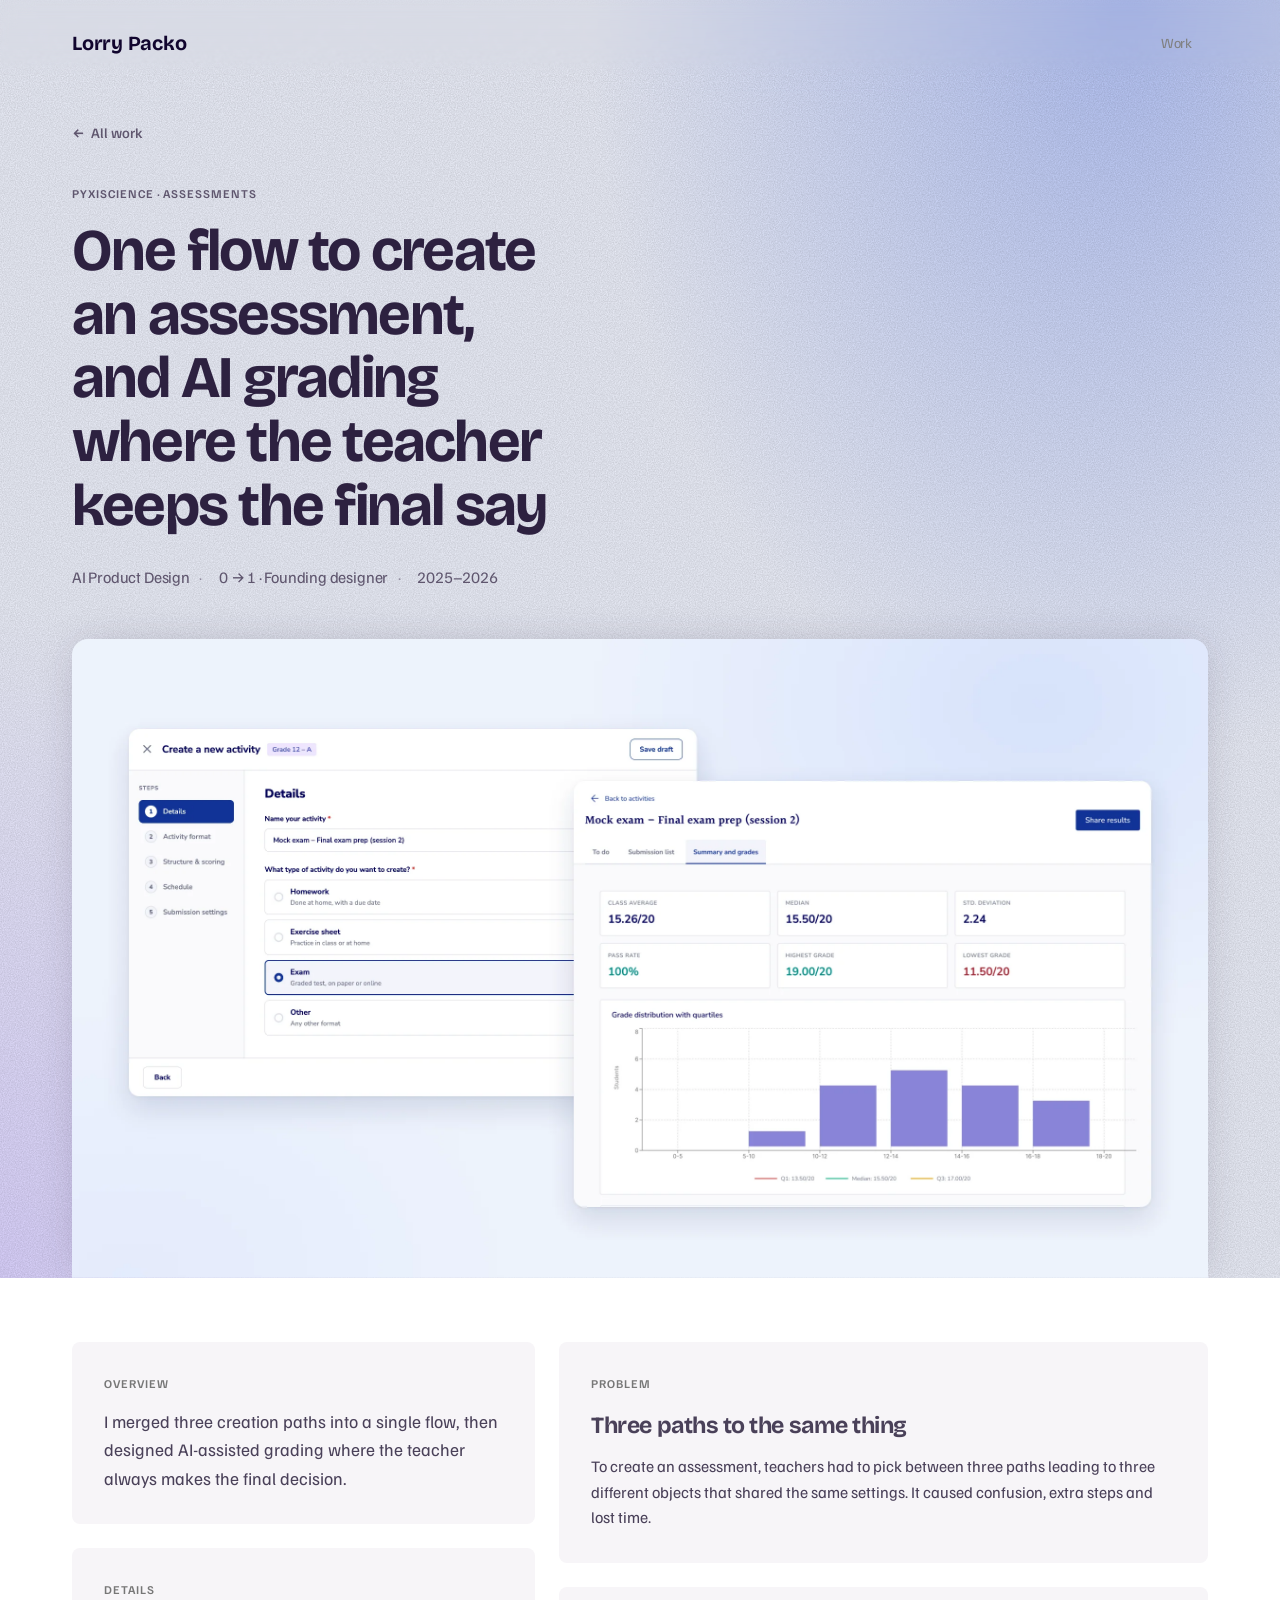
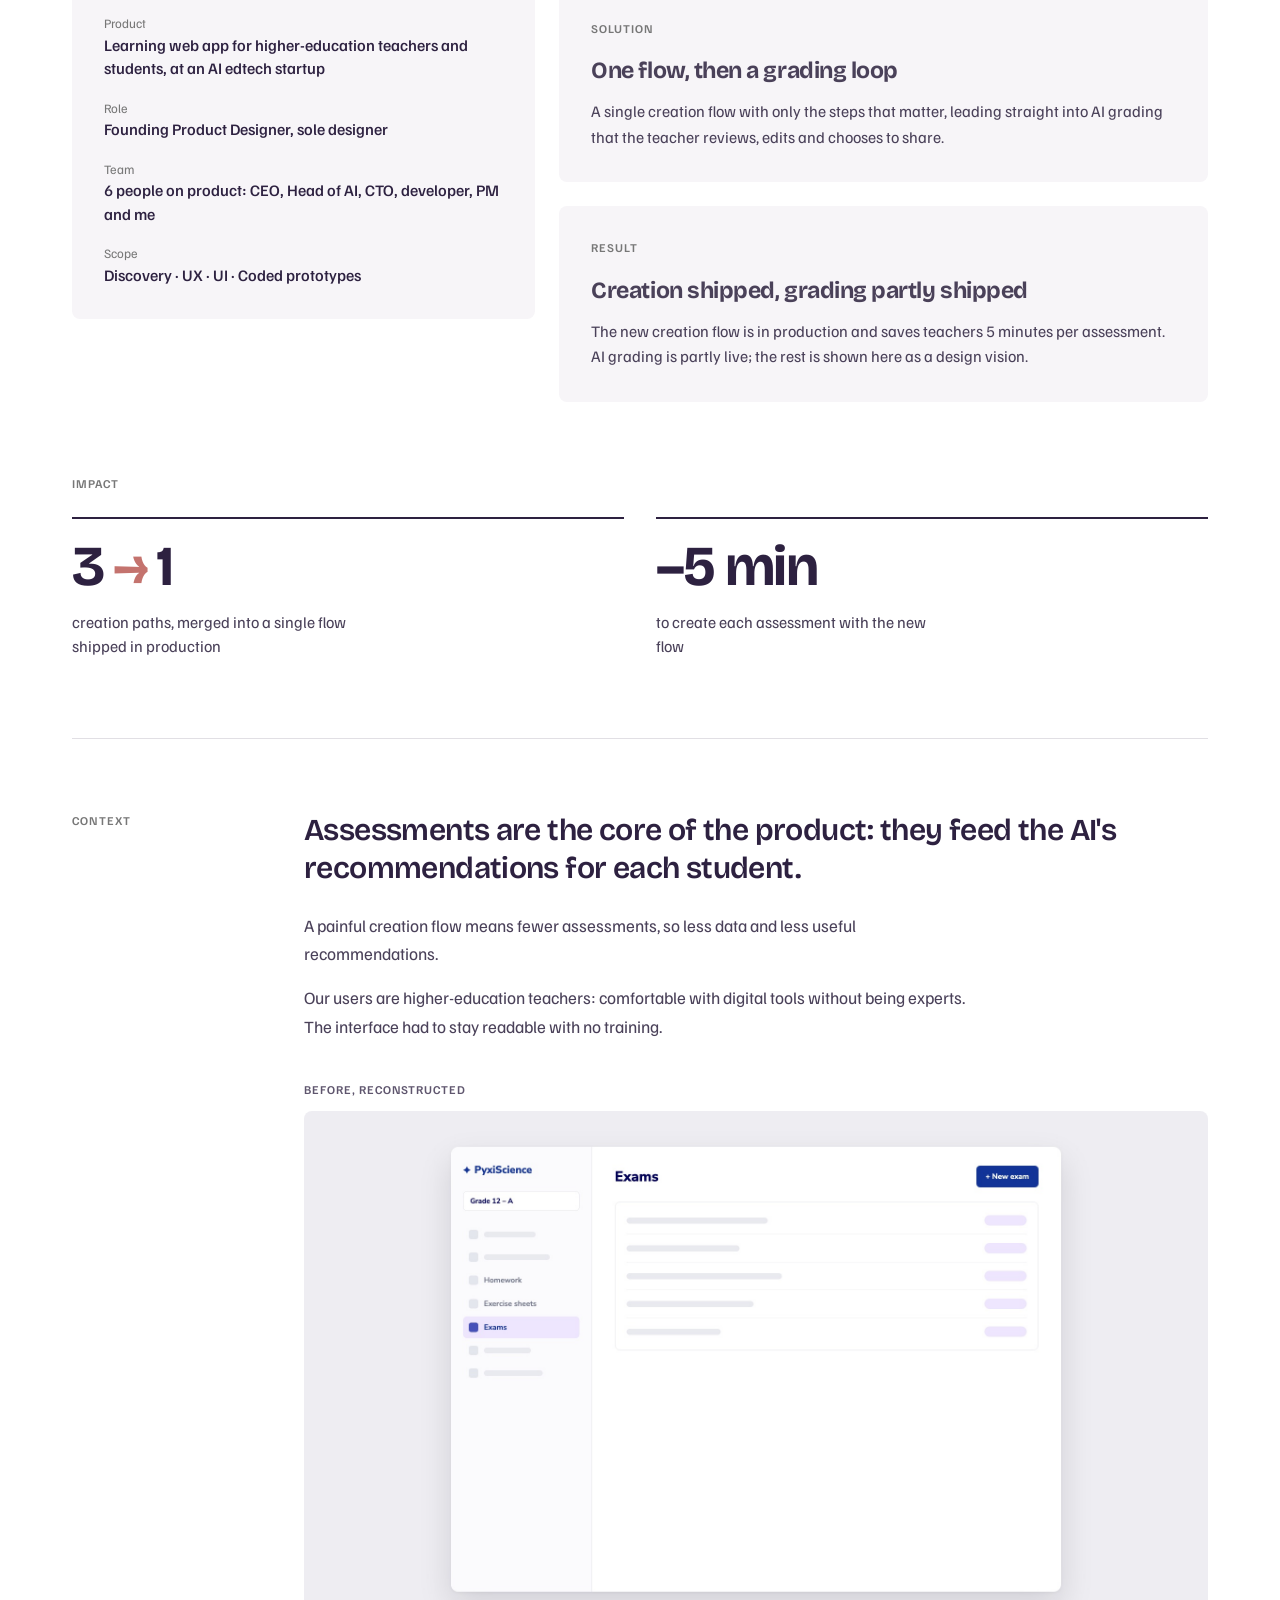
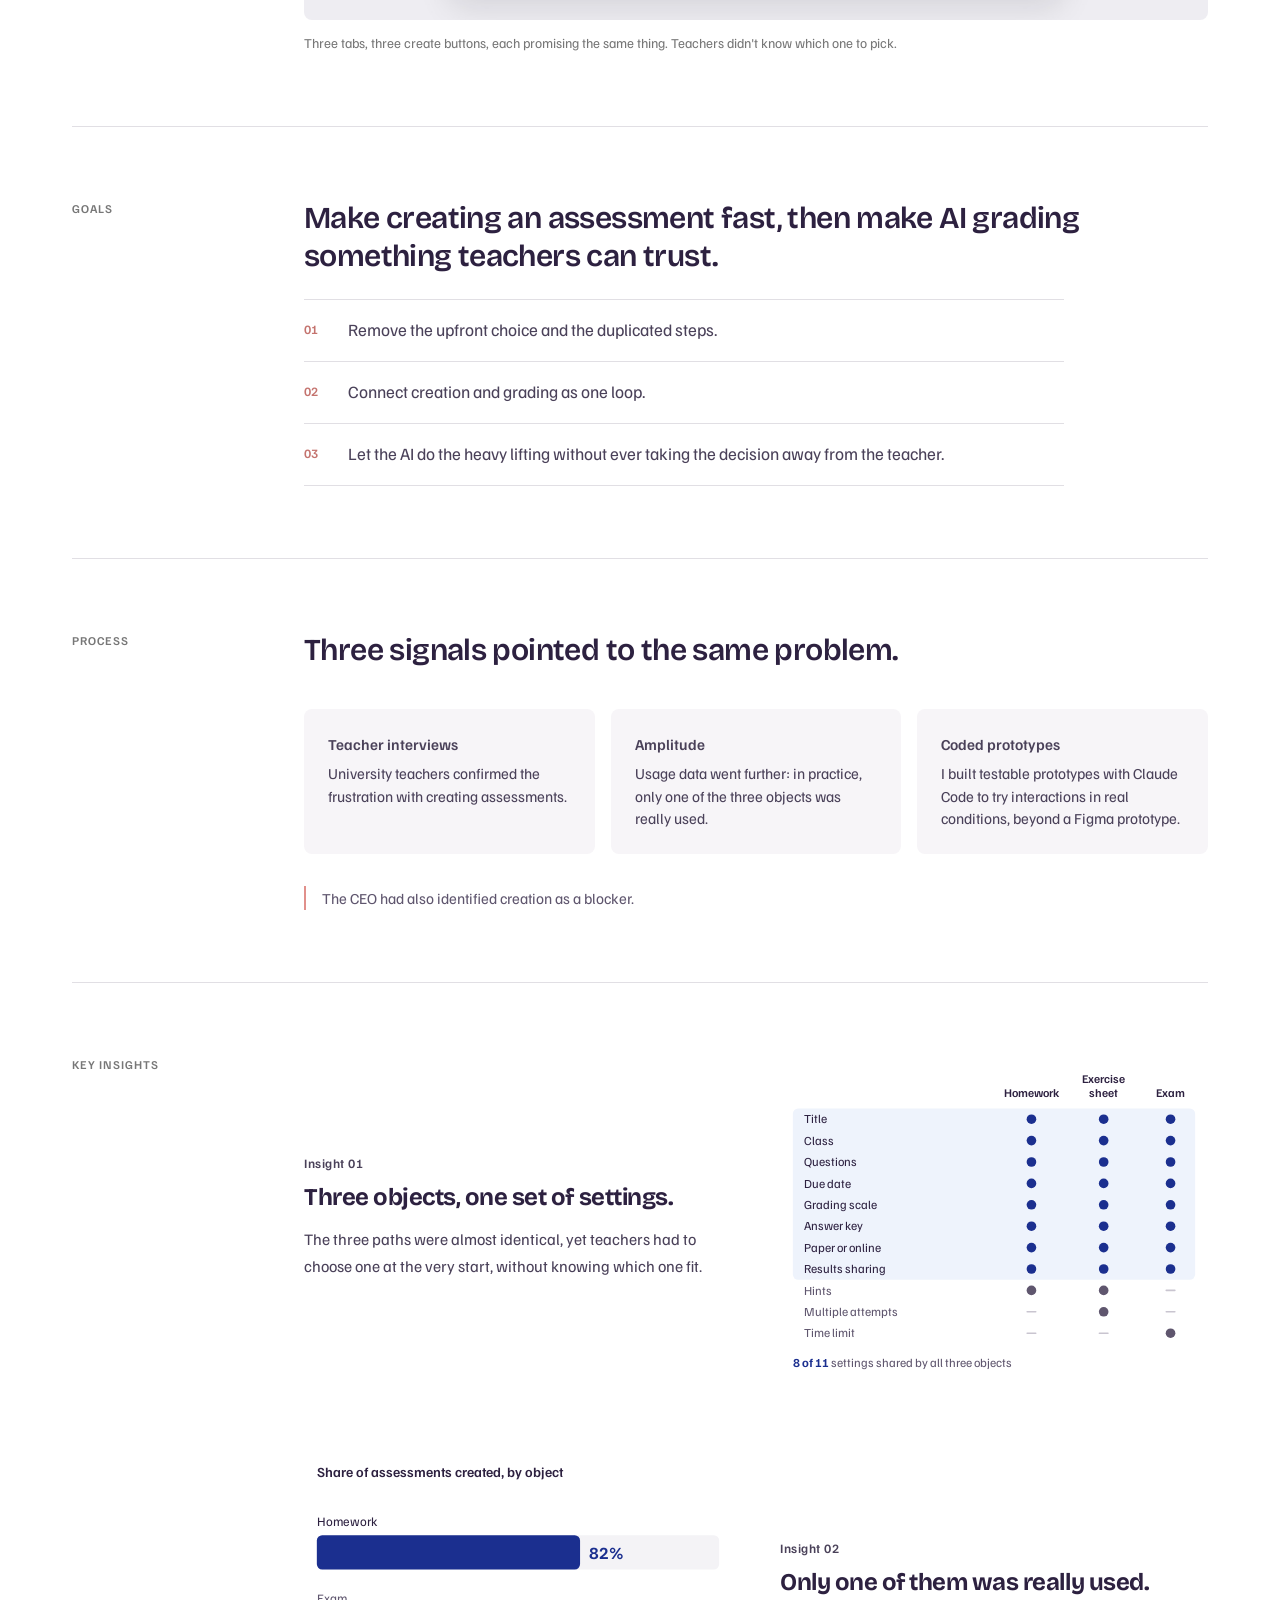
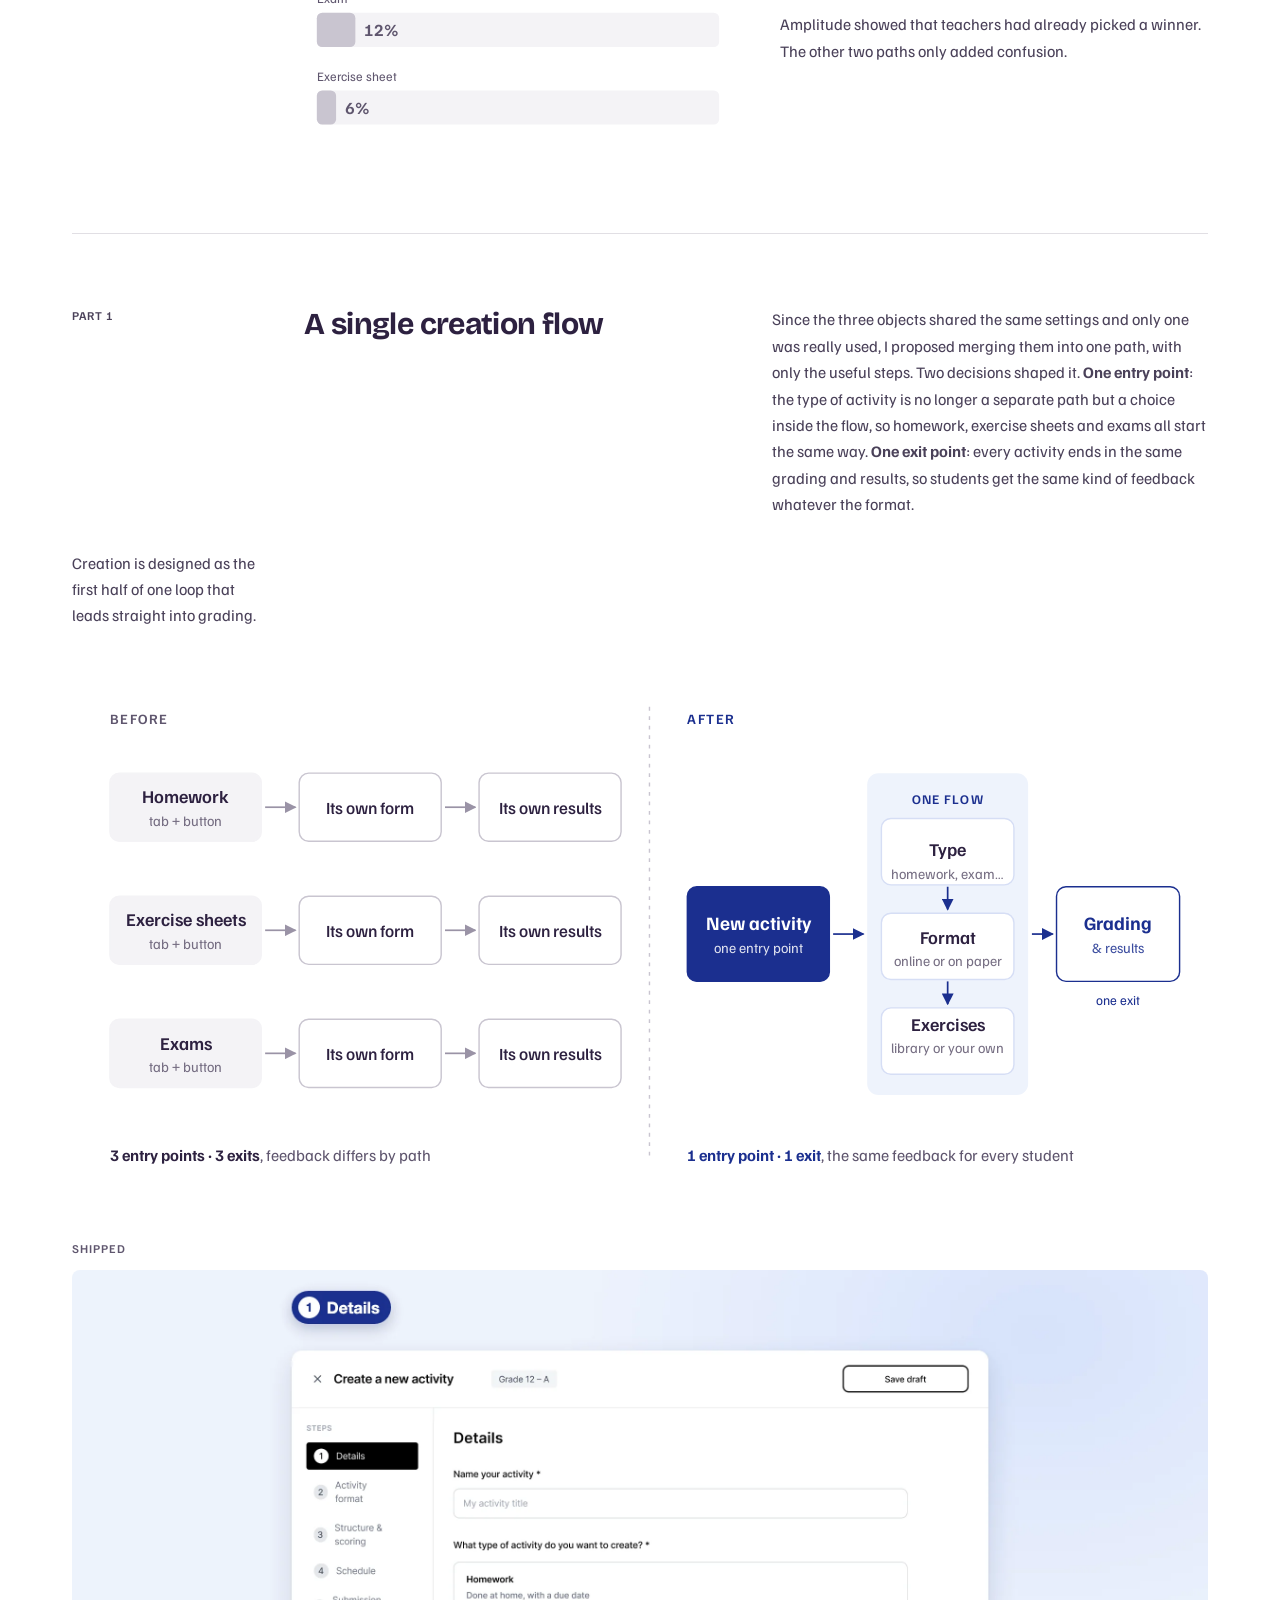
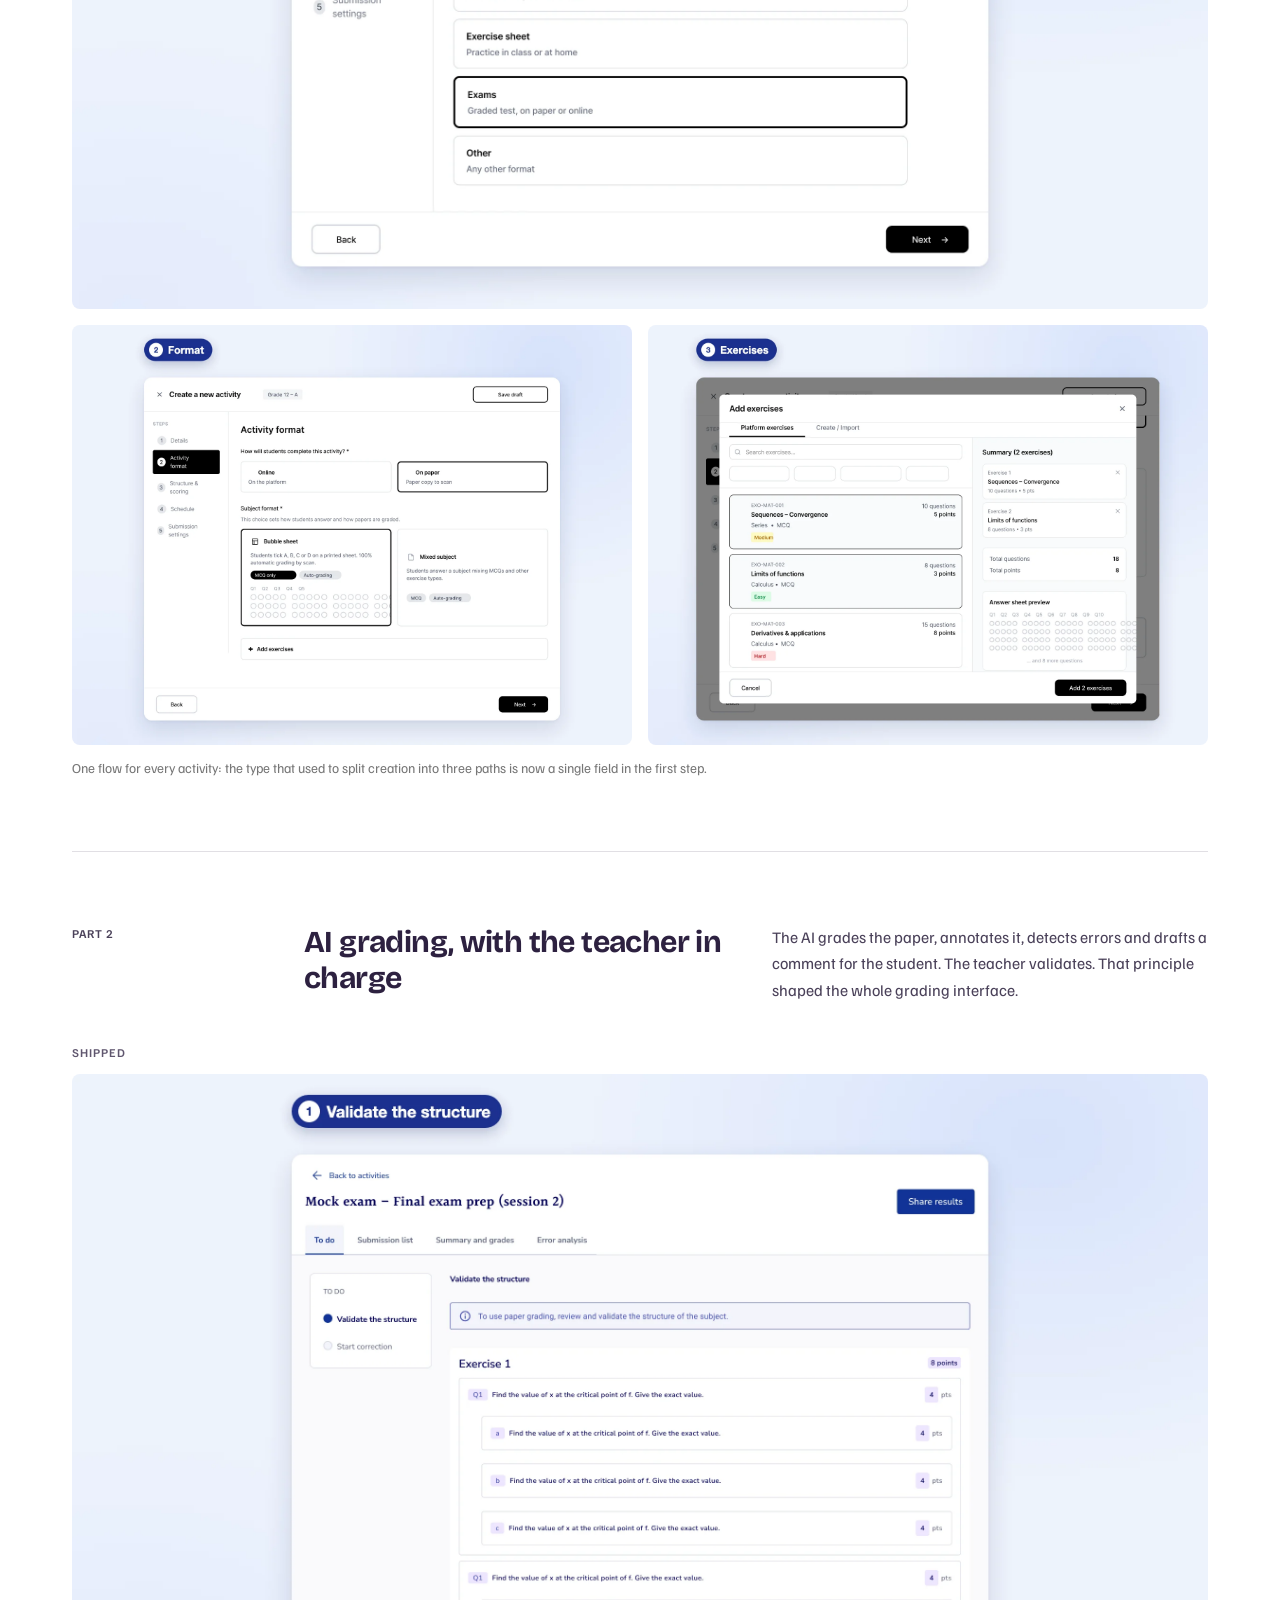
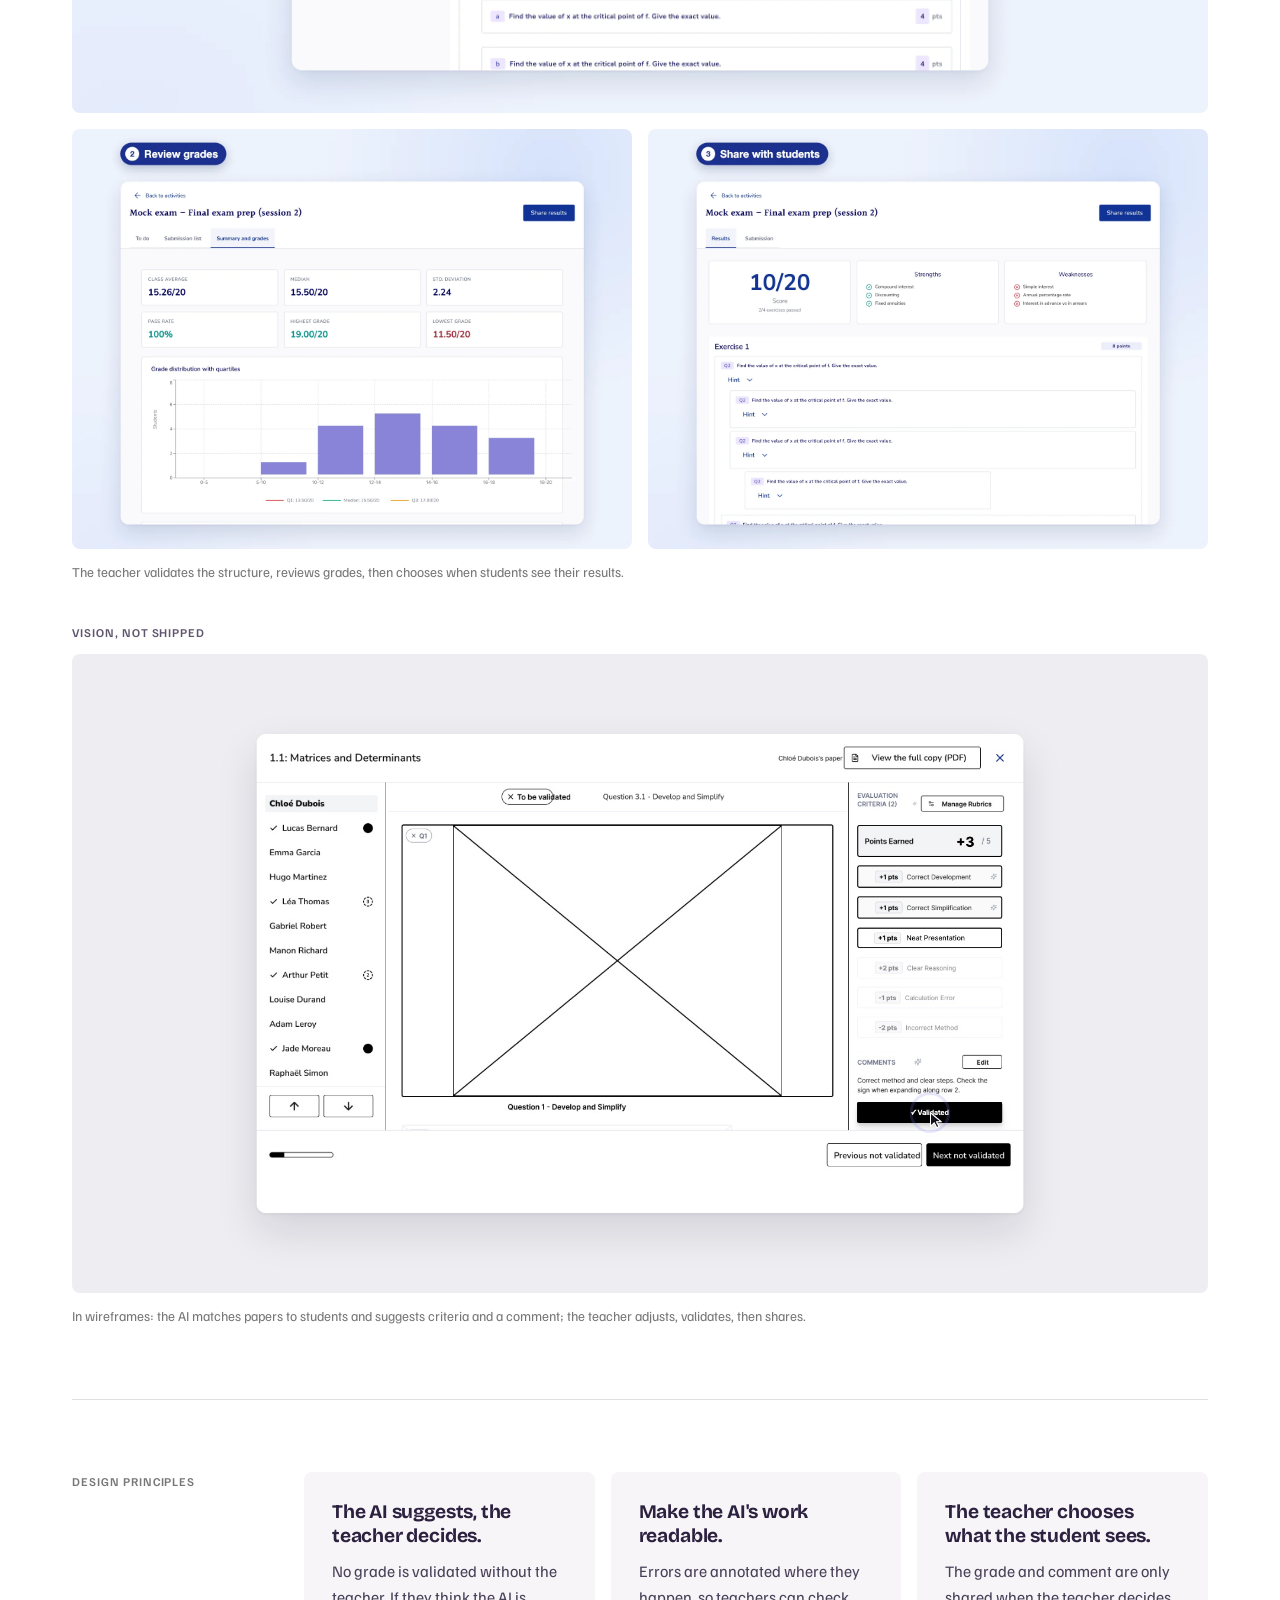
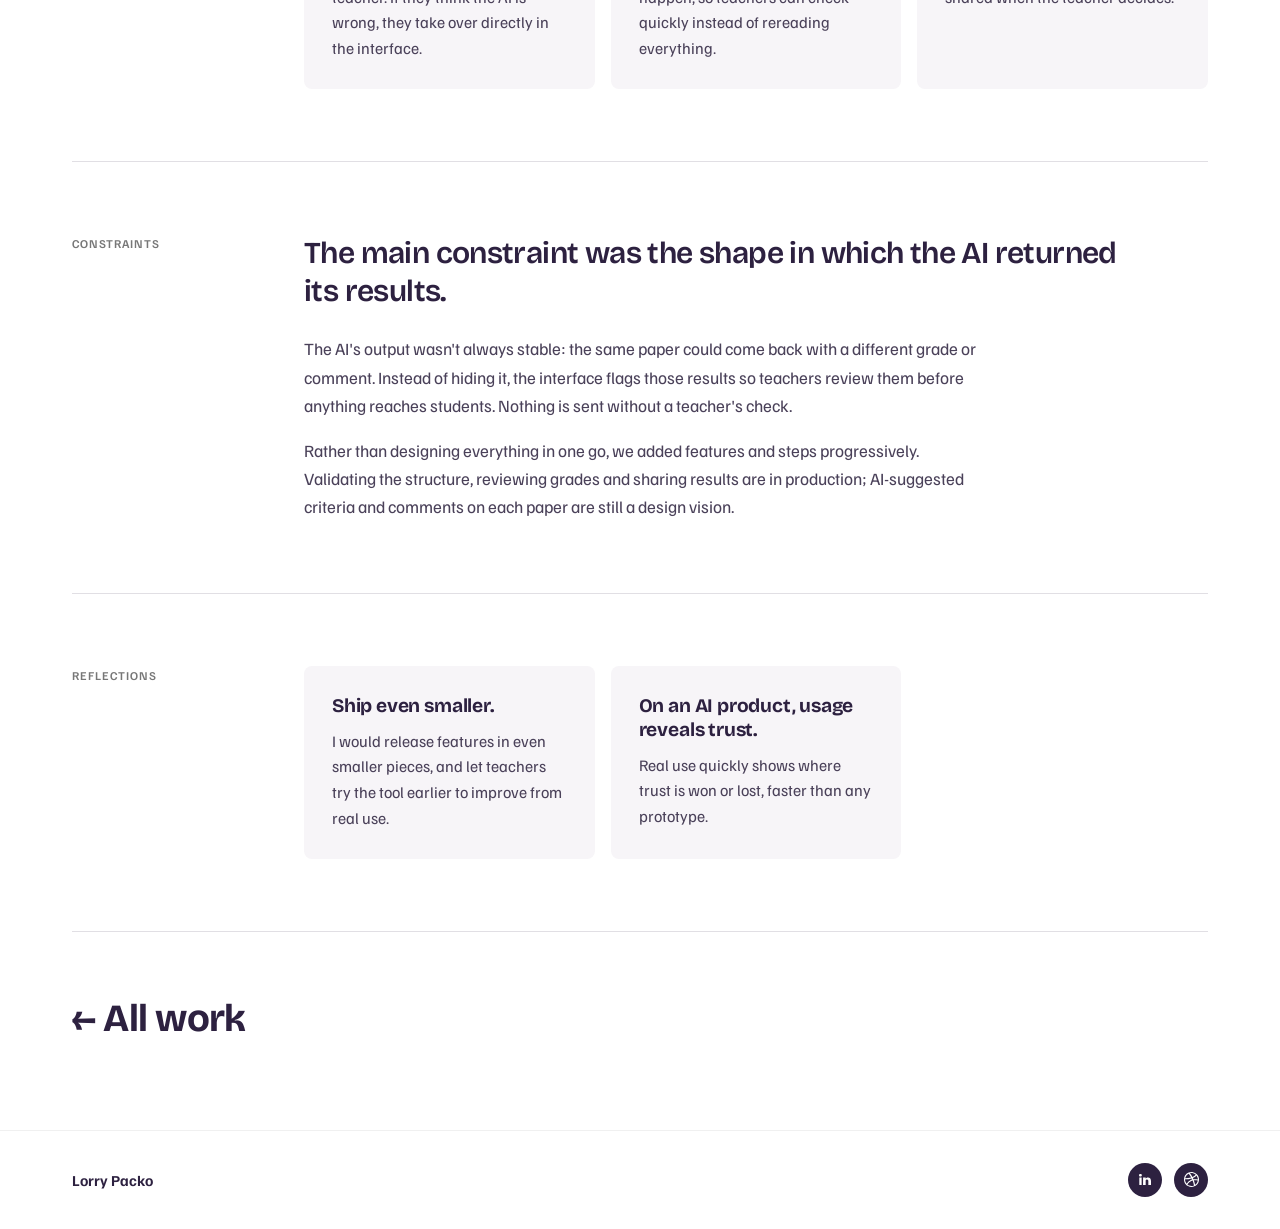
<file: pyxiscience.html>
<!DOCTYPE html>
<html lang="en">
<head>
  <meta charset="UTF-8">
  <meta name="viewport" content="width=device-width, initial-scale=1.0">
  <meta name="description" content="Case study — Merging three assessment creation paths into one, and designing AI grading where teachers always have the final say.">
  <title>PyxiScience – Lorry Packo</title>
  <link rel="icon" href="favicon.svg" type="image/svg+xml">
  <link rel="apple-touch-icon" href="apple-touch-icon.png">
  <link rel="preconnect" href="https://fonts.googleapis.com">
  <link rel="preconnect" href="https://fonts.gstatic.com" crossorigin>
  <link href="https://fonts.googleapis.com/css2?family=Bricolage+Grotesque:opsz,wght@12..96,500..800&family=Familjen+Grotesk:wght@400;500;600;700&display=swap" rel="stylesheet">
  <link rel="stylesheet" href="css/style.css">
  <link rel="stylesheet" href="css/case-study.css">
</head>
<body>

  <!--
    CASE STUDY TEMPLATE
    To create a new case study: duplicate this file, rename it, and replace the content
    section by section. Sections you don't need can be deleted as a whole block.
    - <span class="cs-todo">…</span> marks copy that still needs to be written.
    - <div class="cs-placeholder">…</div> marks an image to add: replace the whole div
      with <img src="images/your-file.webp" alt="Short description">.
  -->

  <!-- Header -->
  <header class="header">
    <div class="header-blur header-blur--no-veil" aria-hidden="true">
      <span></span><span></span><span></span><span></span><span></span><span></span><span></span><span></span>
    </div>
    <div class="container header-inner">
      <a href="index.html" class="logo">Lorry Packo</a>

      <nav class="nav nav--always">
        <a href="index.html#work" class="nav-link">Work</a>
      </nav>
    </div>
  </header>

  <main>
    <article>

      <!-- Hero — the three colours below set the banner for this case study -->
      <header class="cs-hero" style="--cs-hero: #EDF0FB; --cs-glow-1: #B4C3F7; --cs-glow-2: #DCD3FF;">
      <div class="container cs-hero-inner">
        <a href="index.html#work" class="cs-back"><span aria-hidden="true">←</span> All work</a>
        <p class="cs-eyebrow">PyxiScience · Assessments</p>
        <h1 class="cs-title">One flow to create an assessment, and AI grading where the teacher keeps the final say</h1>
        <ul class="cs-meta">
          <li>AI Product Design</li>
          <li>0 → 1 · Founding designer</li>
          <li>2025–2026</li>
        </ul>

        <figure class="cs-figure">
          <img src="images/pyxiscience/hero.webp" alt="The new activity creation form, where the activity type is a single field, next to the class results dashboard with grade statistics and distribution charts">
        </figure>
      </div>
      </header>

      <div class="container">

        <!-- Summary -->
        <section class="cs-summary" aria-label="Summary">
          <div class="cs-summary-col">
            <div class="cs-card">
              <h2 class="cs-card-label">Overview</h2>
              <p class="cs-overview">I merged three creation paths into a single flow, then designed AI-assisted grading where the teacher always makes the final decision.</p>
            </div>
            <div class="cs-card">
              <h2 class="cs-card-label">Details</h2>
              <dl class="cs-details">
                <div>
                  <dt>Product</dt>
                  <dd>Learning web app for higher-education teachers and students, at an AI edtech startup</dd>
                </div>
                <div>
                  <dt>Role</dt>
                  <dd>Founding Product Designer, sole designer</dd>
                </div>
                <div>
                  <dt>Team</dt>
                  <dd>6 people on product: CEO, Head of AI, CTO, developer, PM and me</dd>
                </div>
                <div>
                  <dt>Scope</dt>
                  <dd>Discovery · UX · UI · Coded prototypes</dd>
                </div>
              </dl>
            </div>
          </div>

          <div class="cs-summary-col">
            <div class="cs-card cs-psr">
              <h2 class="cs-card-label">Problem</h2>
              <p class="cs-psr-title">Three paths to the same thing</p>
              <p>To create an assessment, teachers had to pick between three paths leading to three different objects that shared the same settings. It caused confusion, extra steps and lost time.</p>
            </div>
            <div class="cs-card cs-psr">
              <h2 class="cs-card-label">Solution</h2>
              <p class="cs-psr-title">One flow, then a grading loop</p>
              <p>A single creation flow with only the steps that matter, leading straight into AI grading that the teacher reviews, edits and chooses to share.</p>
            </div>
            <div class="cs-card cs-psr">
              <h2 class="cs-card-label">Result</h2>
              <p class="cs-psr-title">Creation shipped, grading partly shipped</p>
              <p>The new creation flow is in production and saves teachers 5 minutes per assessment. AI grading is partly live; the rest is shown here as a design vision.</p>
            </div>
          </div>
        </section>

      <!-- Impact -->
      <section class="cs-impact">
        <h2 class="cs-card-label">Impact</h2>
        <div class="cs-impact-grid cs-impact-grid--2">
          <div class="cs-stat">
            <p class="cs-stat-value">3 <span aria-hidden="true">→</span> 1</p>
            <p class="cs-stat-text">creation paths, merged into a single flow shipped in production</p>
          </div>
          <div class="cs-stat">
            <p class="cs-stat-value">–5 min</p>
            <p class="cs-stat-text">to create each assessment with the new flow</p>
          </div>
        </div>
      </section>

      <!-- Context -->
      <section class="cs-section">
        <h2 class="cs-label">Context</h2>
        <div>
          <p class="cs-lead">Assessments are the core of the product: they feed the AI's recommendations for each student.</p>
          <div class="cs-body">
            <p>A painful creation flow means fewer assessments, so less data and less useful recommendations.</p>
            <p>Our users are higher-education teachers: comfortable with digital tools without being experts. The interface had to stay readable with no training.</p>
          </div>
          <figure class="cs-figure">
            <p class="cs-status">Before, reconstructed</p>
            <video src="images/pyxiscience/context-motion.mp4" poster="images/pyxiscience/context-motion-poster.jpg" autoplay muted loop playsinline aria-label="Animation of the app before the redesign: the teacher clicks through three separate sidebar tabs, Homework, Exercise sheets and Exams, each with its own create button promising the same thing, then stops, unsure which one to use"></video>
            <figcaption>Three tabs, three create buttons, each promising the same thing. Teachers didn't know which one to pick.</figcaption>
          </figure>
        </div>
      </section>

      <!-- Goals -->
      <section class="cs-section">
        <h2 class="cs-label">Goals</h2>
        <div>
          <p class="cs-lead">Make creating an assessment fast, then make AI grading something teachers can trust.</p>
          <ol class="cs-list">
            <li>Remove the upfront choice and the duplicated steps.</li>
            <li>Connect creation and grading as one loop.</li>
            <li>Let the AI do the heavy lifting without ever taking the decision away from the teacher.</li>
          </ol>
        </div>
      </section>

      <!-- Process -->
      <section class="cs-section">
        <h2 class="cs-label">Process</h2>
        <div>
          <p class="cs-lead">Three signals pointed to the same problem.</p>
          <div class="cs-methods">
            <div class="cs-method">
              <p class="cs-method-name">Teacher interviews</p>
              <p>University teachers confirmed the frustration with creating assessments.</p>
            </div>
            <div class="cs-method">
              <p class="cs-method-name">Amplitude</p>
              <p>Usage data went further: in practice, only one of the three objects was really used.</p>
            </div>
            <div class="cs-method">
              <p class="cs-method-name">Coded prototypes</p>
              <p>I built testable prototypes with Claude Code to try interactions in real conditions, beyond a Figma prototype.</p>
            </div>
          </div>
          <p class="cs-note">The CEO had also identified creation as a blocker.</p>
        </div>
      </section>

      <!-- Key insights -->
      <section class="cs-section">
        <h2 class="cs-label">Key insights</h2>
        <div>
          <div class="cs-insight">
            <div class="cs-insight-text">
              <p class="cs-insight-num">Insight 01</p>
              <h3 class="cs-insight-title">Three objects, one set of settings.</h3>
              <p>The three paths were almost identical, yet teachers had to choose one at the very start, without knowing which one fit.</p>
            </div>
            <figure class="cs-figure cs-chart">
              <svg viewBox="0 0 800 600" role="img" aria-labelledby="pyx-settings-title" xmlns="http://www.w3.org/2000/svg">
              <title id="pyx-settings-title">Matrix of the settings of the three assessment objects: homework, exercise sheet and exam share 8 of their 11 settings (title, class, questions, due date, grading scale, answer key, paper or online, results sharing). Only hints, multiple attempts and time limit differ.</title>
              <rect width="800" height="600" fill="#fff"/>
              <text x="470" y="78" text-anchor="middle" font-size="22" font-weight="600" fill="#2D2140">Homework</text>
              <text x="605" y="52" text-anchor="middle" font-size="22" font-weight="600" fill="#2D2140">Exercise</text>
              <text x="605" y="78" text-anchor="middle" font-size="22" font-weight="600" fill="#2D2140">sheet</text>
              <text x="730" y="78" text-anchor="middle" font-size="22" font-weight="600" fill="#2D2140">Exam</text>
              <rect x="24" y="100" width="752" height="320" rx="10" fill="#EEF3FC"/>
              <text x="44" y="128.0" font-size="23" fill="#2D2140">Title</text>
              <circle cx="470" cy="120.0" r="9" fill="#1B2F8F"/>
              <circle cx="605" cy="120.0" r="9" fill="#1B2F8F"/>
              <circle cx="730" cy="120.0" r="9" fill="#1B2F8F"/>
              <text x="44" y="168.0" font-size="23" fill="#2D2140">Class</text>
              <circle cx="470" cy="160.0" r="9" fill="#1B2F8F"/>
              <circle cx="605" cy="160.0" r="9" fill="#1B2F8F"/>
              <circle cx="730" cy="160.0" r="9" fill="#1B2F8F"/>
              <text x="44" y="208.0" font-size="23" fill="#2D2140">Questions</text>
              <circle cx="470" cy="200.0" r="9" fill="#1B2F8F"/>
              <circle cx="605" cy="200.0" r="9" fill="#1B2F8F"/>
              <circle cx="730" cy="200.0" r="9" fill="#1B2F8F"/>
              <text x="44" y="248.0" font-size="23" fill="#2D2140">Due date</text>
              <circle cx="470" cy="240.0" r="9" fill="#1B2F8F"/>
              <circle cx="605" cy="240.0" r="9" fill="#1B2F8F"/>
              <circle cx="730" cy="240.0" r="9" fill="#1B2F8F"/>
              <text x="44" y="288.0" font-size="23" fill="#2D2140">Grading scale</text>
              <circle cx="470" cy="280.0" r="9" fill="#1B2F8F"/>
              <circle cx="605" cy="280.0" r="9" fill="#1B2F8F"/>
              <circle cx="730" cy="280.0" r="9" fill="#1B2F8F"/>
              <text x="44" y="328.0" font-size="23" fill="#2D2140">Answer key</text>
              <circle cx="470" cy="320.0" r="9" fill="#1B2F8F"/>
              <circle cx="605" cy="320.0" r="9" fill="#1B2F8F"/>
              <circle cx="730" cy="320.0" r="9" fill="#1B2F8F"/>
              <text x="44" y="368.0" font-size="23" fill="#2D2140">Paper or online</text>
              <circle cx="470" cy="360.0" r="9" fill="#1B2F8F"/>
              <circle cx="605" cy="360.0" r="9" fill="#1B2F8F"/>
              <circle cx="730" cy="360.0" r="9" fill="#1B2F8F"/>
              <text x="44" y="408.0" font-size="23" fill="#2D2140">Results sharing</text>
              <circle cx="470" cy="400.0" r="9" fill="#1B2F8F"/>
              <circle cx="605" cy="400.0" r="9" fill="#1B2F8F"/>
              <circle cx="730" cy="400.0" r="9" fill="#1B2F8F"/>
              <text x="44" y="448.0" font-size="23" fill="#5F566E">Hints</text>
              <circle cx="470" cy="440.0" r="9" fill="#5F566E"/>
              <circle cx="605" cy="440.0" r="9" fill="#5F566E"/>
              <line x1="722" y1="440.0" x2="738" y2="440.0" stroke="#C9C5D0" stroke-width="3" stroke-linecap="round"/>
              <text x="44" y="488.0" font-size="23" fill="#5F566E">Multiple attempts</text>
              <line x1="462" y1="480.0" x2="478" y2="480.0" stroke="#C9C5D0" stroke-width="3" stroke-linecap="round"/>
              <circle cx="605" cy="480.0" r="9" fill="#5F566E"/>
              <line x1="722" y1="480.0" x2="738" y2="480.0" stroke="#C9C5D0" stroke-width="3" stroke-linecap="round"/>
              <text x="44" y="528.0" font-size="23" fill="#5F566E">Time limit</text>
              <line x1="462" y1="520.0" x2="478" y2="520.0" stroke="#C9C5D0" stroke-width="3" stroke-linecap="round"/>
              <line x1="597" y1="520.0" x2="613" y2="520.0" stroke="#C9C5D0" stroke-width="3" stroke-linecap="round"/>
              <circle cx="730" cy="520.0" r="9" fill="#5F566E"/>
              <text x="24" y="584" font-size="23" fill="#5F566E"><tspan font-weight="700" fill="#1B2F8F">8 of 11</tspan> settings shared by all three objects</text>
              </svg>
            </figure>
          </div>

          <div class="cs-insight">
            <div class="cs-insight-text">
              <p class="cs-insight-num">Insight 02</p>
              <h3 class="cs-insight-title">Only one of them was really used.</h3>
              <p>Amplitude showed that teachers had already picked a winner. The other two paths only added confusion.</p>
            </div>
            <!-- Estimated figures: replace with the real Amplitude numbers. -->
            <figure class="cs-figure cs-chart">
              <svg viewBox="0 0 800 600" role="img" aria-labelledby="pyx-usage-title" xmlns="http://www.w3.org/2000/svg">
              <title id="pyx-usage-title">Bar chart of assessments created per object: homework 82%, exam 12%, exercise sheet 6%.</title>
              <rect width="800" height="600" fill="#fff"/>
              <text x="24" y="70" font-size="26" font-weight="600" fill="#2D2140">Share of assessments created, by object</text>
              <text x="24" y="160" font-size="24" fill="#2D2140">Homework</text>
              <rect x="24" y="178" width="752" height="64" rx="10" fill="#F4F3F6"/>
              <rect x="24" y="178" width="492.0" height="64" rx="10" fill="#1B2F8F"/>
              <text x="532.0" y="222" font-size="32" font-weight="700" fill="#1B2F8F">82%</text>
              <text x="24" y="305" font-size="24" fill="#5F566E">Exam</text>
              <rect x="24" y="323" width="752" height="64" rx="10" fill="#F4F3F6"/>
              <rect x="24" y="323" width="72.0" height="64" rx="10" fill="#C9C5D0"/>
              <text x="112.0" y="367" font-size="32" font-weight="700" fill="#5F566E">12%</text>
              <text x="24" y="450" font-size="24" fill="#5F566E">Exercise sheet</text>
              <rect x="24" y="468" width="752" height="64" rx="10" fill="#F4F3F6"/>
              <rect x="24" y="468" width="36.0" height="64" rx="10" fill="#C9C5D0"/>
              <text x="76.0" y="512" font-size="32" font-weight="700" fill="#5F566E">6%</text>
              </svg>
            </figure>
          </div>
        </div>
      </section>

      <!-- Design 1/2 -->
      <section class="cs-design">
        <div class="cs-design-head">
          <p class="cs-label">Part 1</p>
          <h3 class="cs-design-title">A single creation flow</h3>
          <p>Since the three objects shared the same settings and only one was really used, I proposed merging them into one path, with only the useful steps. Two decisions shaped it. <strong>One entry point</strong>: the type of activity is no longer a separate path but a choice inside the flow, so homework, exercise sheets and exams all start the same way. <strong>One exit point</strong>: every activity ends in the same grading and results, so students get the same kind of feedback whatever the format.</p>
          <p>Creation is designed as the first half of one loop that leads straight into grading.</p>
        </div>
        <figure class="cs-figure cs-chart">
            <svg viewBox="0 0 1200 560" role="img" aria-labelledby="pyx-flow-title" xmlns="http://www.w3.org/2000/svg">
            <title id="pyx-flow-title">Before and after diagram. Before: three separate paths, homework, exercise sheets and exams, each with its own entry point, its own form and its own results, so three entries and three exits. After: one entry point, New activity, leads to a single flow (type, format, exercises) and ends in one place, grading and results, so students get the same feedback whatever the activity.</title>
            <defs><marker id="pyx-arr" viewBox="0 0 10 10" refX="9" refY="5" markerWidth="7" markerHeight="7" orient="auto-start-reverse"><path d="M0 0 L10 5 L0 10 z" fill="#9A93A6"/></marker>
            <marker id="pyx-arr-n" viewBox="0 0 10 10" refX="9" refY="5" markerWidth="7" markerHeight="7" orient="auto-start-reverse"><path d="M0 0 L10 5 L0 10 z" fill="#1B2F8F"/></marker></defs>
            <rect width="1200" height="560" fill="#fff"/>
            <text x="40" y="58" font-size="15" font-weight="600" letter-spacing="1.5" fill="#5F566E">BEFORE</text>
            <text x="650" y="58" font-size="15" font-weight="600" letter-spacing="1.5" fill="#1B2F8F">AFTER</text>
            <line x1="610" y1="40" x2="610" y2="520" stroke="#C9C5D0" stroke-width="1.5" stroke-dasharray="4 6"/>
            <rect x="40" y="110" width="160" height="72" rx="10" fill="#F4F3F6" stroke="#F4F3F6" stroke-width="1.5"/>
            <text x="120.0" y="142.0" text-anchor="middle" font-size="19" font-weight="600" fill="#2D2140">Homework</text>
            <text x="120.0" y="166.0" text-anchor="middle" font-size="15" fill="#5F566E" opacity=".85">tab + button</text>
            <path d="M204 146 L236 146" stroke="#9A93A6" stroke-width="1.8" fill="none" marker-end="url(#pyx-arr)"/>
            <rect x="240" y="110" width="150" height="72" rx="10" fill="#fff" stroke="#C9C5D0" stroke-width="1.5"/>
            <text x="315.0" y="153.0" text-anchor="middle" font-size="18" font-weight="500" fill="#2D2140">Its own form</text>
            <path d="M394 146 L426 146" stroke="#9A93A6" stroke-width="1.8" fill="none" marker-end="url(#pyx-arr)"/>
            <rect x="430" y="110" width="150" height="72" rx="10" fill="#fff" stroke="#C9C5D0" stroke-width="1.5"/>
            <text x="505.0" y="153.0" text-anchor="middle" font-size="18" font-weight="500" fill="#2D2140">Its own results</text>
            <rect x="40" y="240" width="160" height="72" rx="10" fill="#F4F3F6" stroke="#F4F3F6" stroke-width="1.5"/>
            <text x="120.0" y="272.0" text-anchor="middle" font-size="19" font-weight="600" fill="#2D2140">Exercise sheets</text>
            <text x="120.0" y="296.0" text-anchor="middle" font-size="15" fill="#5F566E" opacity=".85">tab + button</text>
            <path d="M204 276 L236 276" stroke="#9A93A6" stroke-width="1.8" fill="none" marker-end="url(#pyx-arr)"/>
            <rect x="240" y="240" width="150" height="72" rx="10" fill="#fff" stroke="#C9C5D0" stroke-width="1.5"/>
            <text x="315.0" y="283.0" text-anchor="middle" font-size="18" font-weight="500" fill="#2D2140">Its own form</text>
            <path d="M394 276 L426 276" stroke="#9A93A6" stroke-width="1.8" fill="none" marker-end="url(#pyx-arr)"/>
            <rect x="430" y="240" width="150" height="72" rx="10" fill="#fff" stroke="#C9C5D0" stroke-width="1.5"/>
            <text x="505.0" y="283.0" text-anchor="middle" font-size="18" font-weight="500" fill="#2D2140">Its own results</text>
            <rect x="40" y="370" width="160" height="72" rx="10" fill="#F4F3F6" stroke="#F4F3F6" stroke-width="1.5"/>
            <text x="120.0" y="402.0" text-anchor="middle" font-size="19" font-weight="600" fill="#2D2140">Exams</text>
            <text x="120.0" y="426.0" text-anchor="middle" font-size="15" fill="#5F566E" opacity=".85">tab + button</text>
            <path d="M204 406 L236 406" stroke="#9A93A6" stroke-width="1.8" fill="none" marker-end="url(#pyx-arr)"/>
            <rect x="240" y="370" width="150" height="72" rx="10" fill="#fff" stroke="#C9C5D0" stroke-width="1.5"/>
            <text x="315.0" y="413.0" text-anchor="middle" font-size="18" font-weight="500" fill="#2D2140">Its own form</text>
            <path d="M394 406 L426 406" stroke="#9A93A6" stroke-width="1.8" fill="none" marker-end="url(#pyx-arr)"/>
            <rect x="430" y="370" width="150" height="72" rx="10" fill="#fff" stroke="#C9C5D0" stroke-width="1.5"/>
            <text x="505.0" y="413.0" text-anchor="middle" font-size="18" font-weight="500" fill="#2D2140">Its own results</text>
            <text x="40" y="520" font-size="17" fill="#5F566E"><tspan font-weight="700" fill="#2D2140">3 entry points · 3 exits</tspan>, feedback differs by path</text>
            <rect x="650" y="230" width="150" height="100" rx="10" fill="#1B2F8F" stroke="#1B2F8F" stroke-width="1.5"/>
            <text x="725.0" y="276.0" text-anchor="middle" font-size="20" font-weight="700" fill="#fff">New activity</text>
            <text x="725.0" y="300.0" text-anchor="middle" font-size="15" fill="#fff" opacity=".85">one entry point</text>
            <rect x="840" y="110" width="170" height="340" rx="12" fill="#EEF3FC" stroke="none"/>
            <text x="925" y="143" text-anchor="middle" font-size="14" font-weight="600" letter-spacing="1.2" fill="#1B2F8F">ONE FLOW</text>
            <rect x="855" y="158" width="140" height="70" rx="10" fill="#fff" stroke="#D6DEF5" stroke-width="1.5"/>
            <text x="925.0" y="198.0" text-anchor="middle" font-size="19" font-weight="600" fill="#2D2140">Type</text>
            <text x="925.0" y="222.0" text-anchor="middle" font-size="15" fill="#5F566E" opacity=".85">homework, exam…</text>
            <path d="M925 230 L925 254" stroke="#1B2F8F" stroke-width="1.8" fill="none" marker-end="url(#pyx-arr-n)"/>
            <rect x="855" y="258" width="140" height="70" rx="10" fill="#fff" stroke="#D6DEF5" stroke-width="1.5"/>
            <text x="925.0" y="290.0" text-anchor="middle" font-size="19" font-weight="600" fill="#2D2140">Format</text>
            <text x="925.0" y="314.0" text-anchor="middle" font-size="15" fill="#5F566E" opacity=".85">online or on paper</text>
            <path d="M925 330 L925 354" stroke="#1B2F8F" stroke-width="1.8" fill="none" marker-end="url(#pyx-arr-n)"/>
            <rect x="855" y="358" width="140" height="70" rx="10" fill="#fff" stroke="#D6DEF5" stroke-width="1.5"/>
            <text x="925.0" y="382.0" text-anchor="middle" font-size="19" font-weight="600" fill="#2D2140">Exercises</text>
            <text x="925.0" y="406.0" text-anchor="middle" font-size="15" fill="#5F566E" opacity=".85">library or your own</text>
            <path d="M804 280 L836 280" stroke="#1B2F8F" stroke-width="1.8" fill="none" marker-end="url(#pyx-arr-n)"/>
            <path d="M1014 280 L1036 280" stroke="#1B2F8F" stroke-width="1.8" fill="none" marker-end="url(#pyx-arr-n)"/>
            <rect x="1040" y="230" width="130" height="100" rx="10" fill="#fff" stroke="#1B2F8F" stroke-width="1.5"/>
            <text x="1105.0" y="276.0" text-anchor="middle" font-size="20" font-weight="700" fill="#1B2F8F">Grading</text>
            <text x="1105.0" y="300.0" text-anchor="middle" font-size="15" fill="#1B2F8F" opacity=".85">& results</text>
            <text x="1105" y="355" text-anchor="middle" font-size="14" fill="#1B2F8F">one exit</text>
            <text x="650" y="520" font-size="17" fill="#5F566E"><tspan font-weight="700" fill="#1B2F8F">1 entry point · 1 exit</tspan>, the same feedback for every student</text>
            </svg>
        </figure>
        <figure class="cs-figure">
          <p class="cs-status">Shipped</p>
          <div class="cs-steps">
            <img src="images/pyxiscience/creation-step-1.webp" alt="Step 1, Details: the activity type (homework, exercise sheet, exam or other) is now a single field of the creation form" loading="lazy">
            <img src="images/pyxiscience/creation-step-2.webp" alt="Step 2, Format: online or on paper, then a bubble sheet or a mixed subject" loading="lazy">
            <img src="images/pyxiscience/creation-step-3.webp" alt="Step 3, Exercises: picking exercises from the platform library, with a summary and an answer sheet preview" loading="lazy">
          </div>
          <figcaption>One flow for every activity: the type that used to split creation into three paths is now a single field in the first step.</figcaption>
        </figure>
      </section>

      <!-- Design 2/2 -->
      <section class="cs-design">
        <div class="cs-design-head">
          <p class="cs-label">Part 2</p>
          <h3 class="cs-design-title">AI grading, with the teacher in charge</h3>
          <p>The AI grades the paper, annotates it, detects errors and drafts a comment for the student. The teacher validates. That principle shaped the whole grading interface.</p>
        </div>
        <figure class="cs-figure">
          <p class="cs-status">Shipped</p>
          <div class="cs-steps">
            <img src="images/pyxiscience/grading-step-1.webp" alt="Step 1: the teacher validates the structure of the subject, exercise by exercise, before grading starts" loading="lazy">
            <img src="images/pyxiscience/grading-step-2.webp" alt="Step 2: the teacher reviews class grades, with averages, pass rate and the grade distribution" loading="lazy">
            <img src="images/pyxiscience/grading-step-3.webp" alt="Step 3: once shared, each student sees their score, strengths and weaknesses" loading="lazy">
          </div>
          <figcaption>The teacher validates the structure, reviews grades, then chooses when students see their results.</figcaption>
        </figure>
        <figure class="cs-figure">
          <p class="cs-status">Vision, not shipped</p>
          <video src="images/pyxiscience/grading-vision.mp4" poster="images/pyxiscience/grading-vision-poster.jpg" autoplay muted loop playsinline aria-label="Wireframe walkthrough of the AI grading vision: the teacher validates the copies the AI matched to students, starts the correction, adjusts the AI's suggested criteria on a paper and validates it, then shares the results"></video>
          <figcaption>In wireframes: the AI matches papers to students and suggests criteria and a comment; the teacher adjusts, validates, then shares.</figcaption>
        </figure>
      </section>

      <!-- Principles -->
      <section class="cs-section">
        <h2 class="cs-label">Design principles</h2>
        <div class="cs-reflections">
          <div class="cs-reflection">
            <h3 class="cs-reflection-title">The AI suggests, the teacher decides.</h3>
            <p>No grade is validated without the teacher. If they think the AI is wrong, they take over directly in the interface.</p>
          </div>
          <div class="cs-reflection">
            <h3 class="cs-reflection-title">Make the AI's work readable.</h3>
            <p>Errors are annotated where they happen, so teachers can check quickly instead of rereading everything.</p>
          </div>
          <div class="cs-reflection">
            <h3 class="cs-reflection-title">The teacher chooses what the student sees.</h3>
            <p>The grade and comment are only shared when the teacher decides.</p>
          </div>
        </div>
      </section>

      <!-- Constraints & method -->
      <section class="cs-section">
        <h2 class="cs-label">Constraints</h2>
        <div>
          <p class="cs-lead">The main constraint was the shape in which the AI returned its results.</p>
          <div class="cs-body">
            <p>The AI's output wasn't always stable: the same paper could come back with a different grade or comment. Instead of hiding it, the interface flags those results so teachers review them before anything reaches students. Nothing is sent without a teacher's check.</p>
            <p>Rather than designing everything in one go, we added features and steps progressively. Validating the structure, reviewing grades and sharing results are in production; AI-suggested criteria and comments on each paper are still a design vision.</p>
          </div>
        </div>
      </section>

      <!-- Reflections -->
      <section class="cs-section">
        <h2 class="cs-label">Reflections</h2>
        <div class="cs-reflections">
          <div class="cs-reflection">
            <h3 class="cs-reflection-title">Ship even smaller.</h3>
            <p>I would release features in even smaller pieces, and let teachers try the tool earlier to improve from real use.</p>
          </div>
          <div class="cs-reflection">
            <h3 class="cs-reflection-title">On an AI product, usage reveals trust.</h3>
            <p>Real use quickly shows where trust is won or lost, faster than any prototype.</p>
          </div>
        </div>
      </section>

      <!-- Bottom navigation -->
      <nav class="cs-next" aria-label="Case study navigation">
        <a href="index.html#work" class="cs-next-link"><span aria-hidden="true">←</span> All work</a>
      </nav>

      </div>
    </article>
  </main>

  <!-- Footer -->
  <footer class="footer">
    <div class="container footer-inner">
      <span class="footer-name">Lorry Packo</span>
      <div class="footer-social">
        <a href="https://www.linkedin.com/in/lorrypacko/" target="_blank" rel="noopener" aria-label="LinkedIn" class="social-link">
          <svg width="12" height="12" viewBox="0 0 12 12" fill="none"><path d="M2.64334 11.0341H0.310005V3.54076H2.64334V11.0341ZM1.41334 2.60409H1.39667C1.218 2.61742 1.0385 2.59366 0.869449 2.53432C0.700393 2.47498 0.545429 2.38134 0.414282 2.25927C0.283134 2.1372 0.178635 1.98934 0.107344 1.82497C0.036053 1.66059 -0.000491084 1.48326 4.98345e-06 1.30409C4.98345e-06 0.564092 0.563338 0.00409261 1.43 0.00409261C1.60953 -0.0101492 1.79005 0.0128711 1.96025 0.0717087C2.13046 0.130546 2.28666 0.223931 2.41906 0.346001C2.55146 0.468071 2.6572 0.616192 2.72963 0.781066C2.80207 0.94594 2.83965 1.12401 2.84 1.30409C2.84 2.03076 2.29 2.60409 1.41334 2.60409ZM12 11.0341H9.33333V7.15742C9.33333 6.15742 8.92 5.45076 8 5.45076C7.71925 5.45073 7.44565 5.53934 7.2182 5.70393C6.99076 5.86853 6.82107 6.10073 6.73334 6.36742C6.67759 6.56563 6.65839 6.77234 6.67667 6.97742V11.0341H4.07C4.07 11.0341 4.10334 4.16742 4.07 3.54409H6.69667V4.73076C6.85334 4.21742 7.69667 3.48409 9.03 3.48409C10.6967 3.48409 12 4.56076 12 6.88076V11.0341Z" fill="currentColor"/></svg>
        </a>
        <a href="https://dribbble.com/lorrypacko" target="_blank" rel="noopener" aria-label="Dribbble" class="social-link">
          <svg width="15" height="15" viewBox="0 0 15 15" fill="none"><path fill-rule="evenodd" clip-rule="evenodd" d="M14.8346 5.98972C14.6384 5.03052 14.2562 4.11902 13.7097 3.30668C13.4398 2.90924 13.1329 2.53818 12.7931 2.19847C11.7584 1.15809 10.4395 0.446454 9.00188 0.152858C7.54679 -0.145512 6.03587 -0.00505094 4.66072 0.556432C3.28557 1.11792 2.10813 2.07513 1.27773 3.30668C1.00753 3.70819 0.777295 4.13517 0.590301 4.58154C0.200717 5.50447 0 6.4961 0 7.49789C0 8.49967 0.200717 9.49131 0.590301 10.4142C0.778622 10.8608 1.01026 11.2878 1.28189 11.6891C1.96766 12.7066 2.89263 13.5403 3.97566 14.117C5.05869 14.6938 6.26669 14.996 7.49371 14.9971C9.48135 14.9964 11.3874 14.2067 12.7931 12.8015C13.1328 12.4617 13.4397 12.0906 13.7097 11.6933C14.2674 10.8653 14.6541 9.93433 14.8473 8.95493C15.0405 7.97553 15.0361 6.96742 14.8346 5.98972ZM13.893 7.4354C12.4262 7.14088 10.9231 7.07065 9.43517 7.22708L9.29768 6.89796C9.16436 6.58549 9.02271 6.27302 8.88106 5.96889C11.4058 4.93567 12.4348 3.46916 12.4432 3.43583C13.3702 4.56365 13.882 5.97551 13.893 7.4354ZM11.7224 2.69008C11.7224 2.71508 10.7934 4.10243 8.38945 5.01066C7.679 3.70758 6.87999 2.45478 5.99804 1.26107C6.99767 1.01765 8.04131 1.01932 9.04015 1.26595C10.039 1.51258 10.9635 1.99686 11.7349 2.67758L11.7224 2.69008ZM4.76484 1.69436C5.62731 2.8878 6.42021 4.13 7.13959 5.41478C5.21442 5.91592 3.23371 6.17208 1.2444 6.1772C1.44756 5.21138 1.87094 4.3055 2.48157 3.53012C3.09219 2.75473 3.87357 2.13078 4.76484 1.70686V1.69436ZM1.09441 7.49789C1.09441 7.43123 1.09441 7.36457 1.09441 7.29791C3.31657 7.30592 5.52864 6.99873 7.66453 6.38551C7.84784 6.74381 8.02282 7.11043 8.1853 7.47289L7.93117 7.54788C4.48154 8.66443 2.73173 11.7724 2.73173 11.7724C1.67624 10.599 1.09292 9.07616 1.09441 7.49789ZM7.49371 13.9014C6.00458 13.904 4.56153 13.3851 3.41499 12.4348L3.56081 12.5473C3.56081 12.5473 4.78568 9.86846 8.58109 8.54777H8.62276C9.23233 10.1157 9.6913 11.7382 9.99344 13.3931C9.20299 13.7293 8.3527 13.9022 7.49371 13.9014ZM11.0683 12.8098C10.7832 11.2493 10.3651 9.71613 9.81846 8.22698C11.1519 8.02845 12.5127 8.12372 13.8055 8.50611C13.6685 9.37272 13.3548 10.2019 12.8839 10.9422C12.413 11.6826 11.7951 12.3182 11.0683 12.8098Z" fill="currentColor"/></svg>
        </a>
      </div>
    </div>
  </footer>

  <script src="js/main.js"></script>
</body>
</html>
</file>
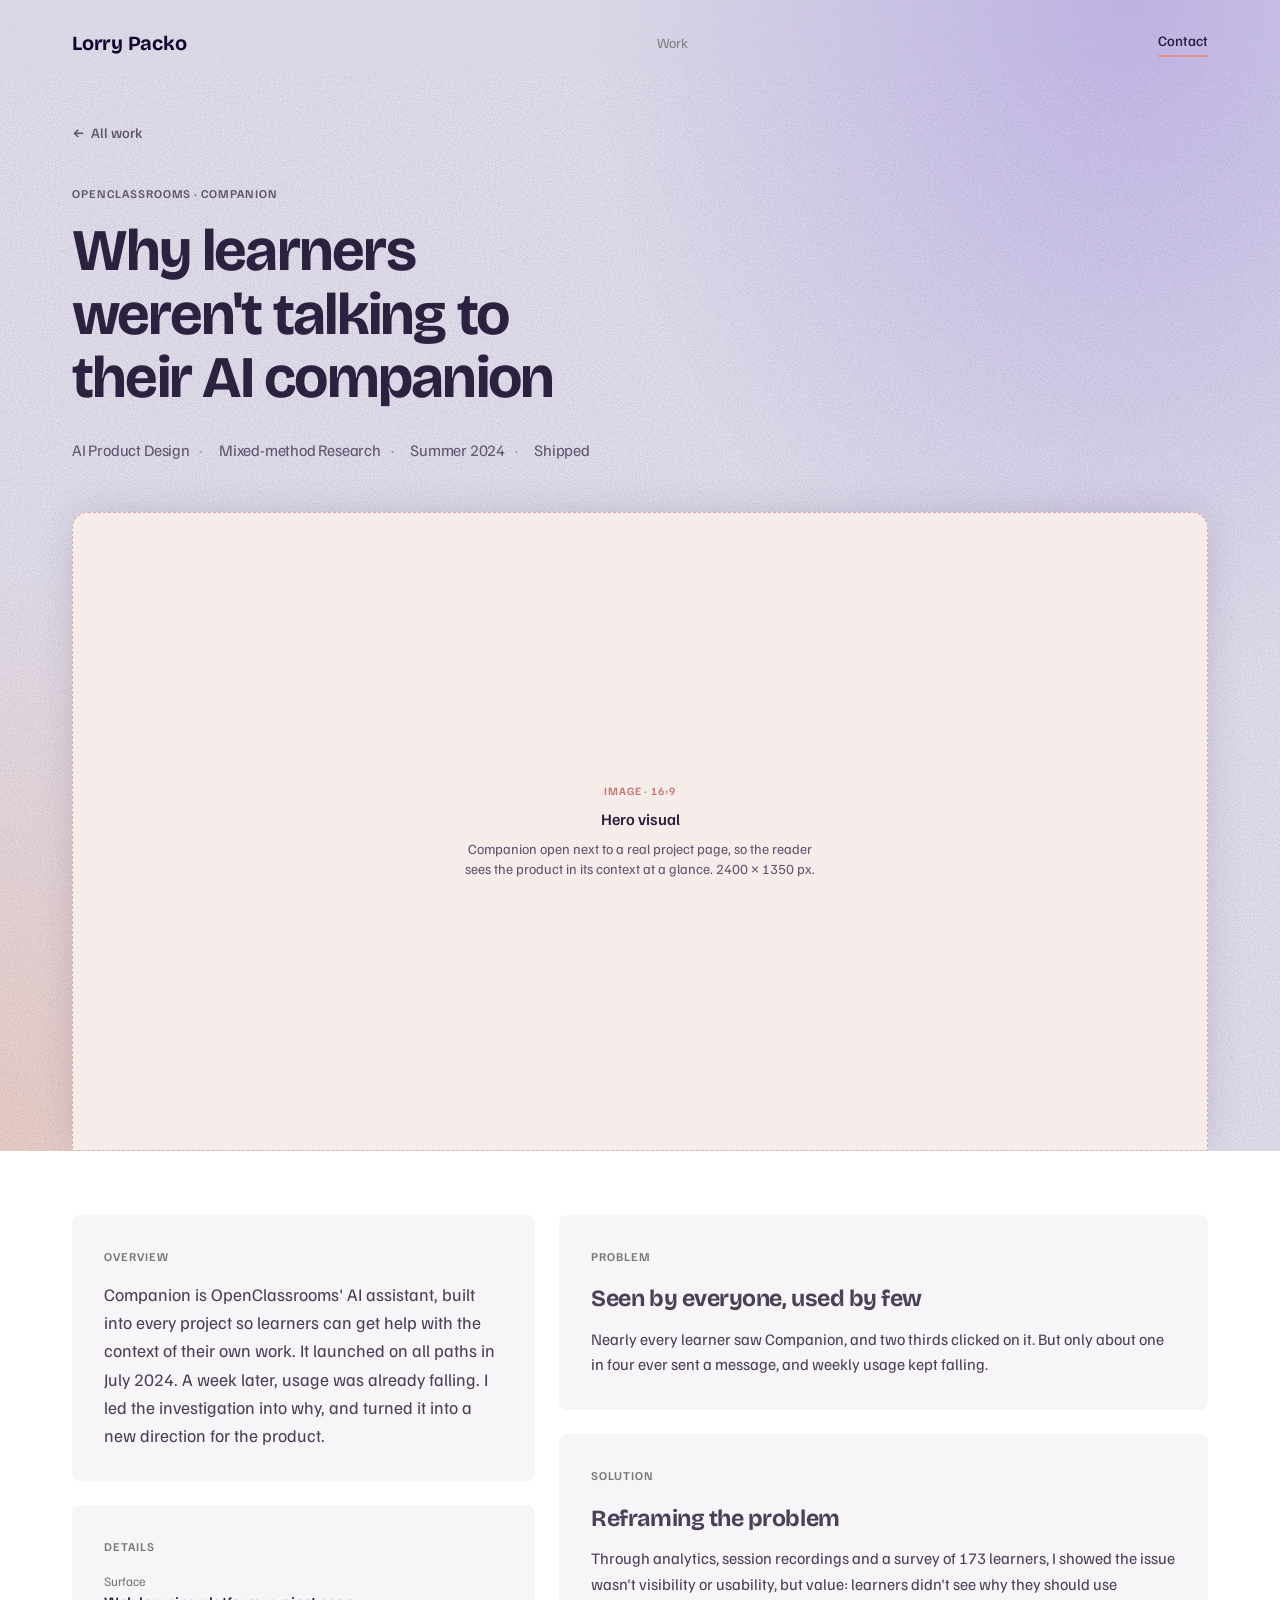
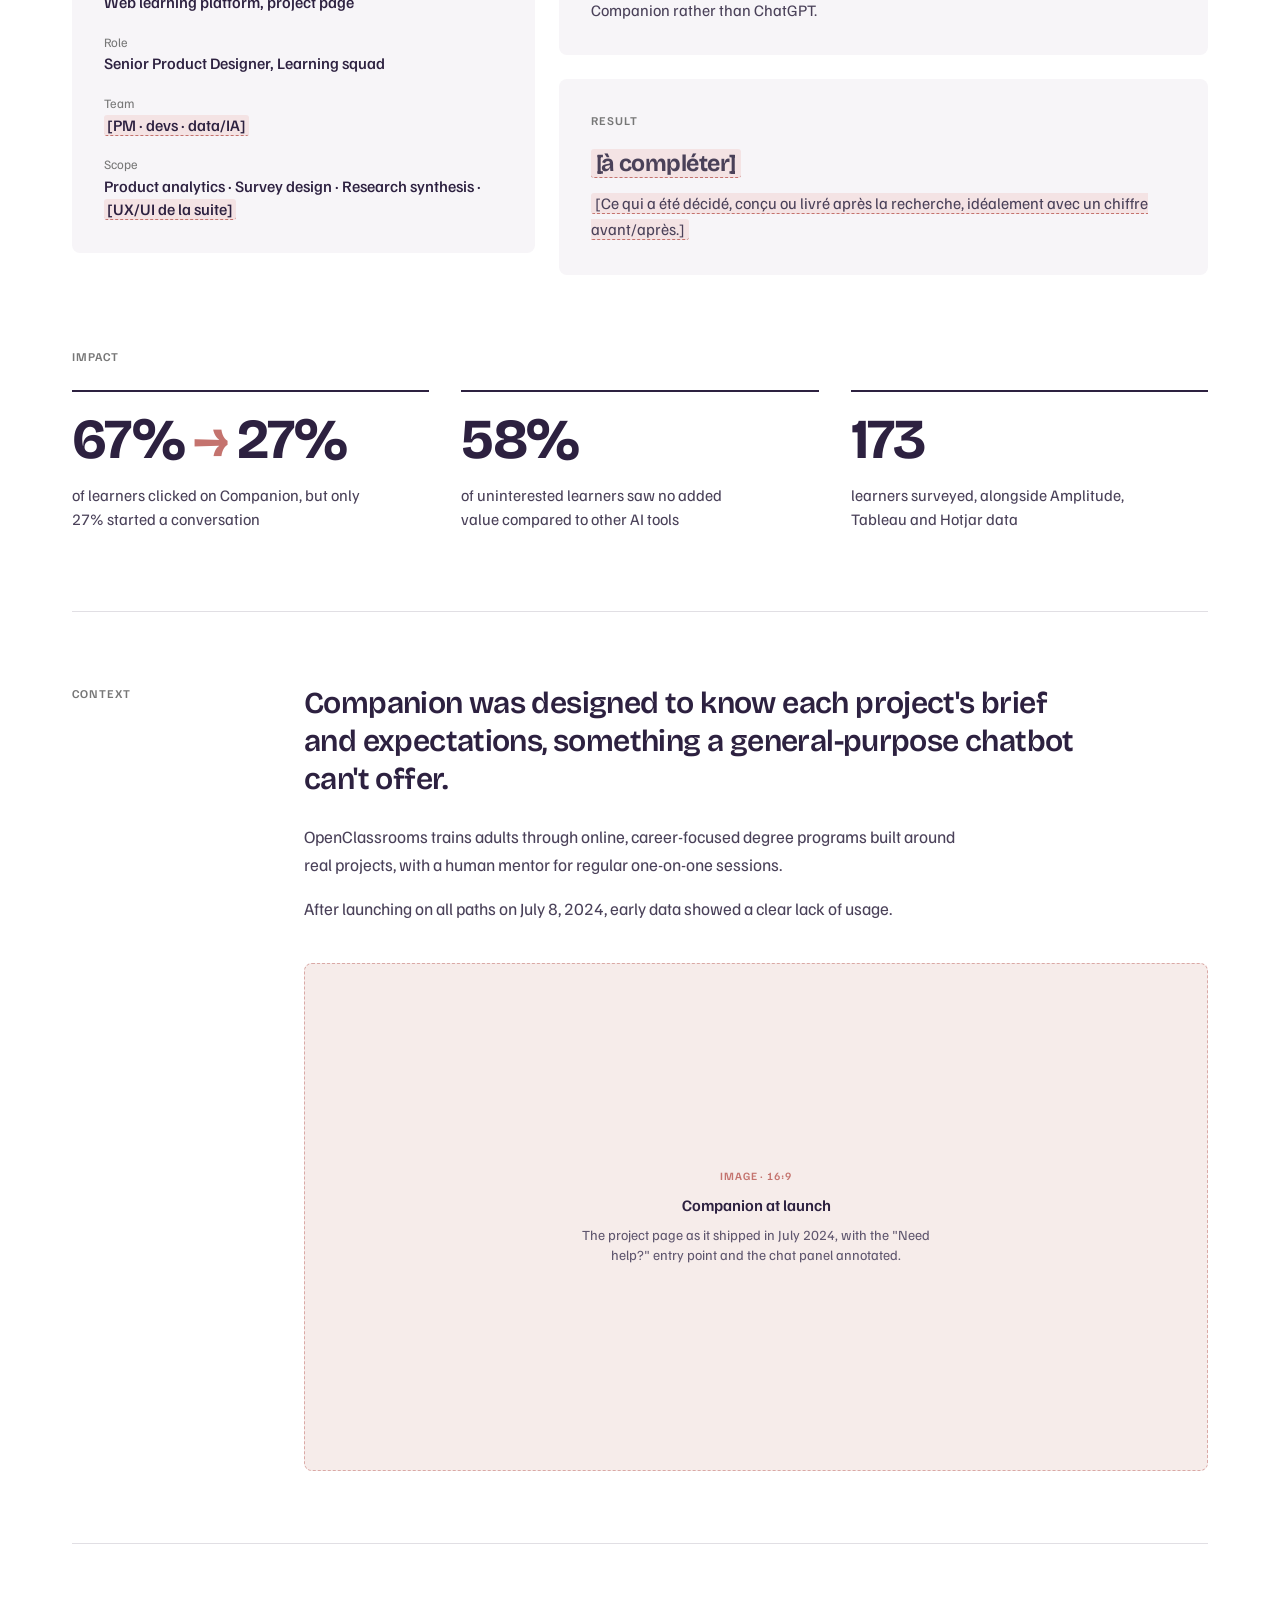
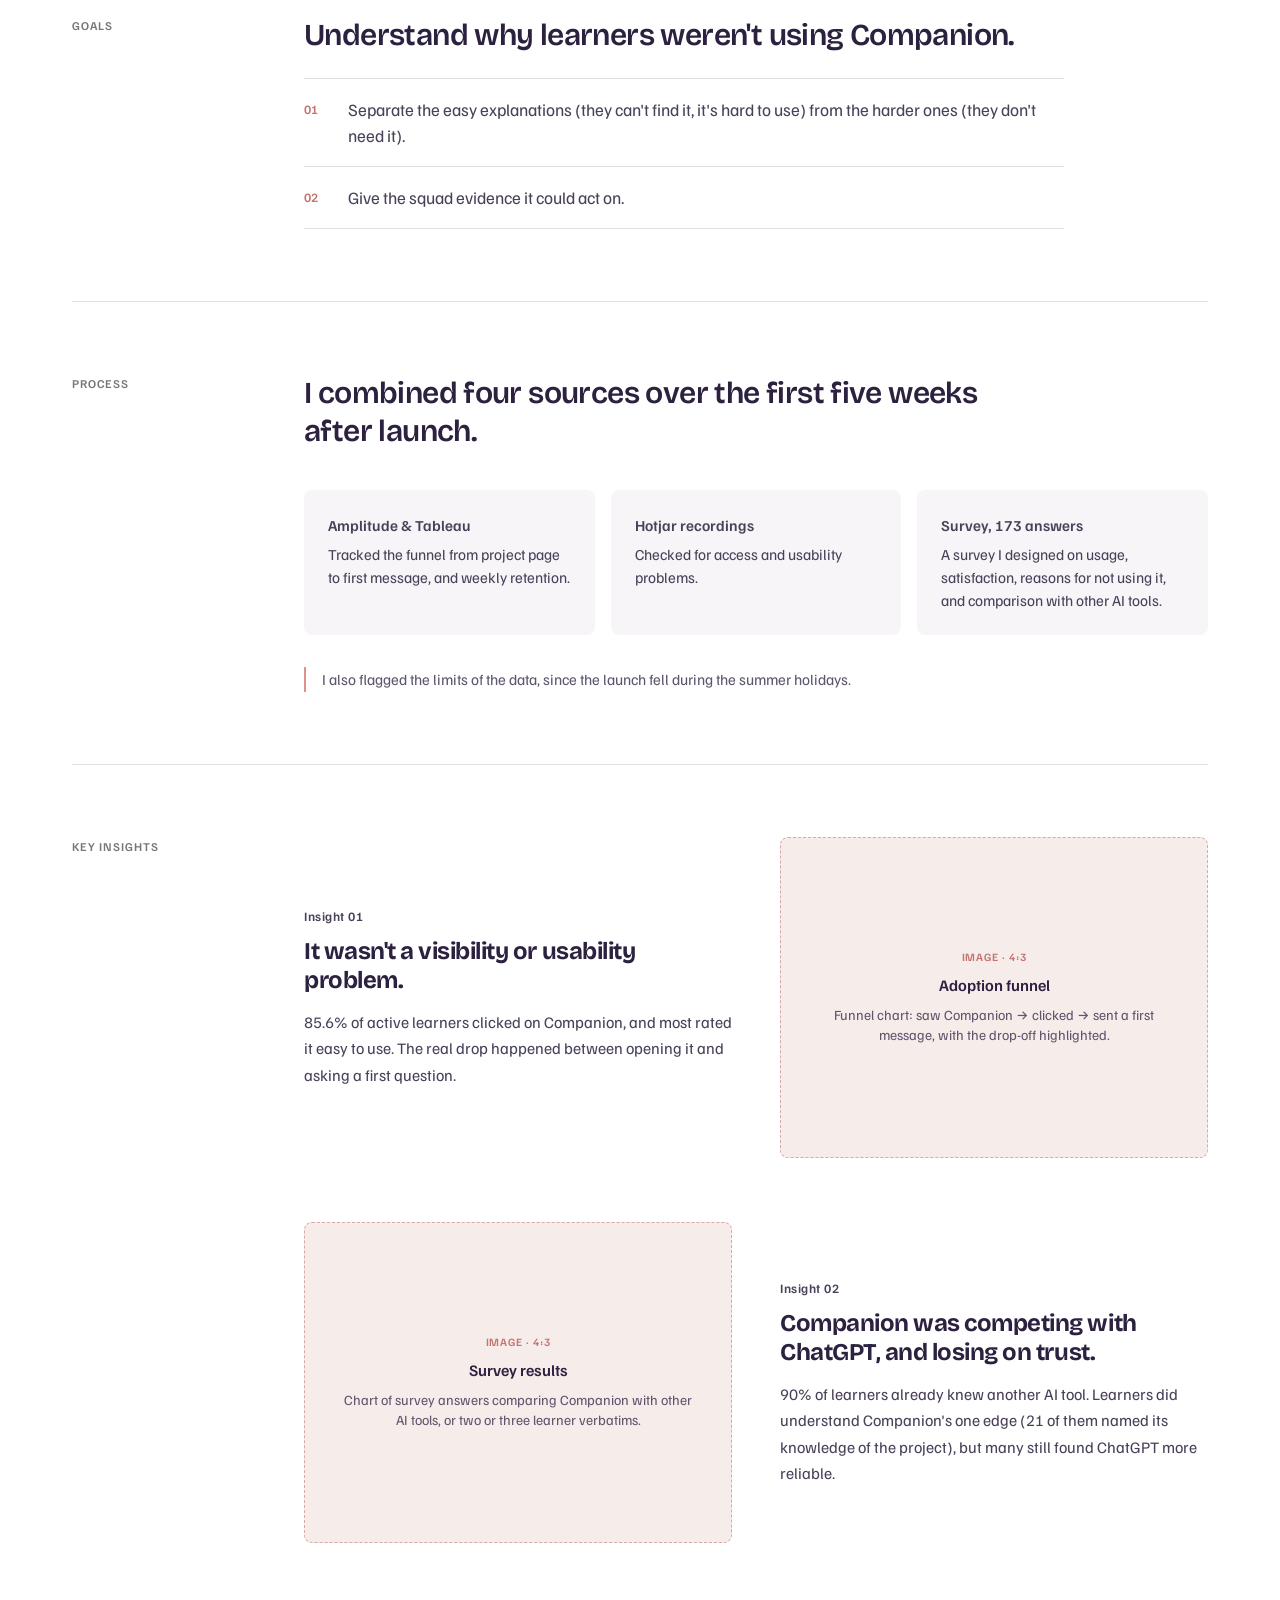
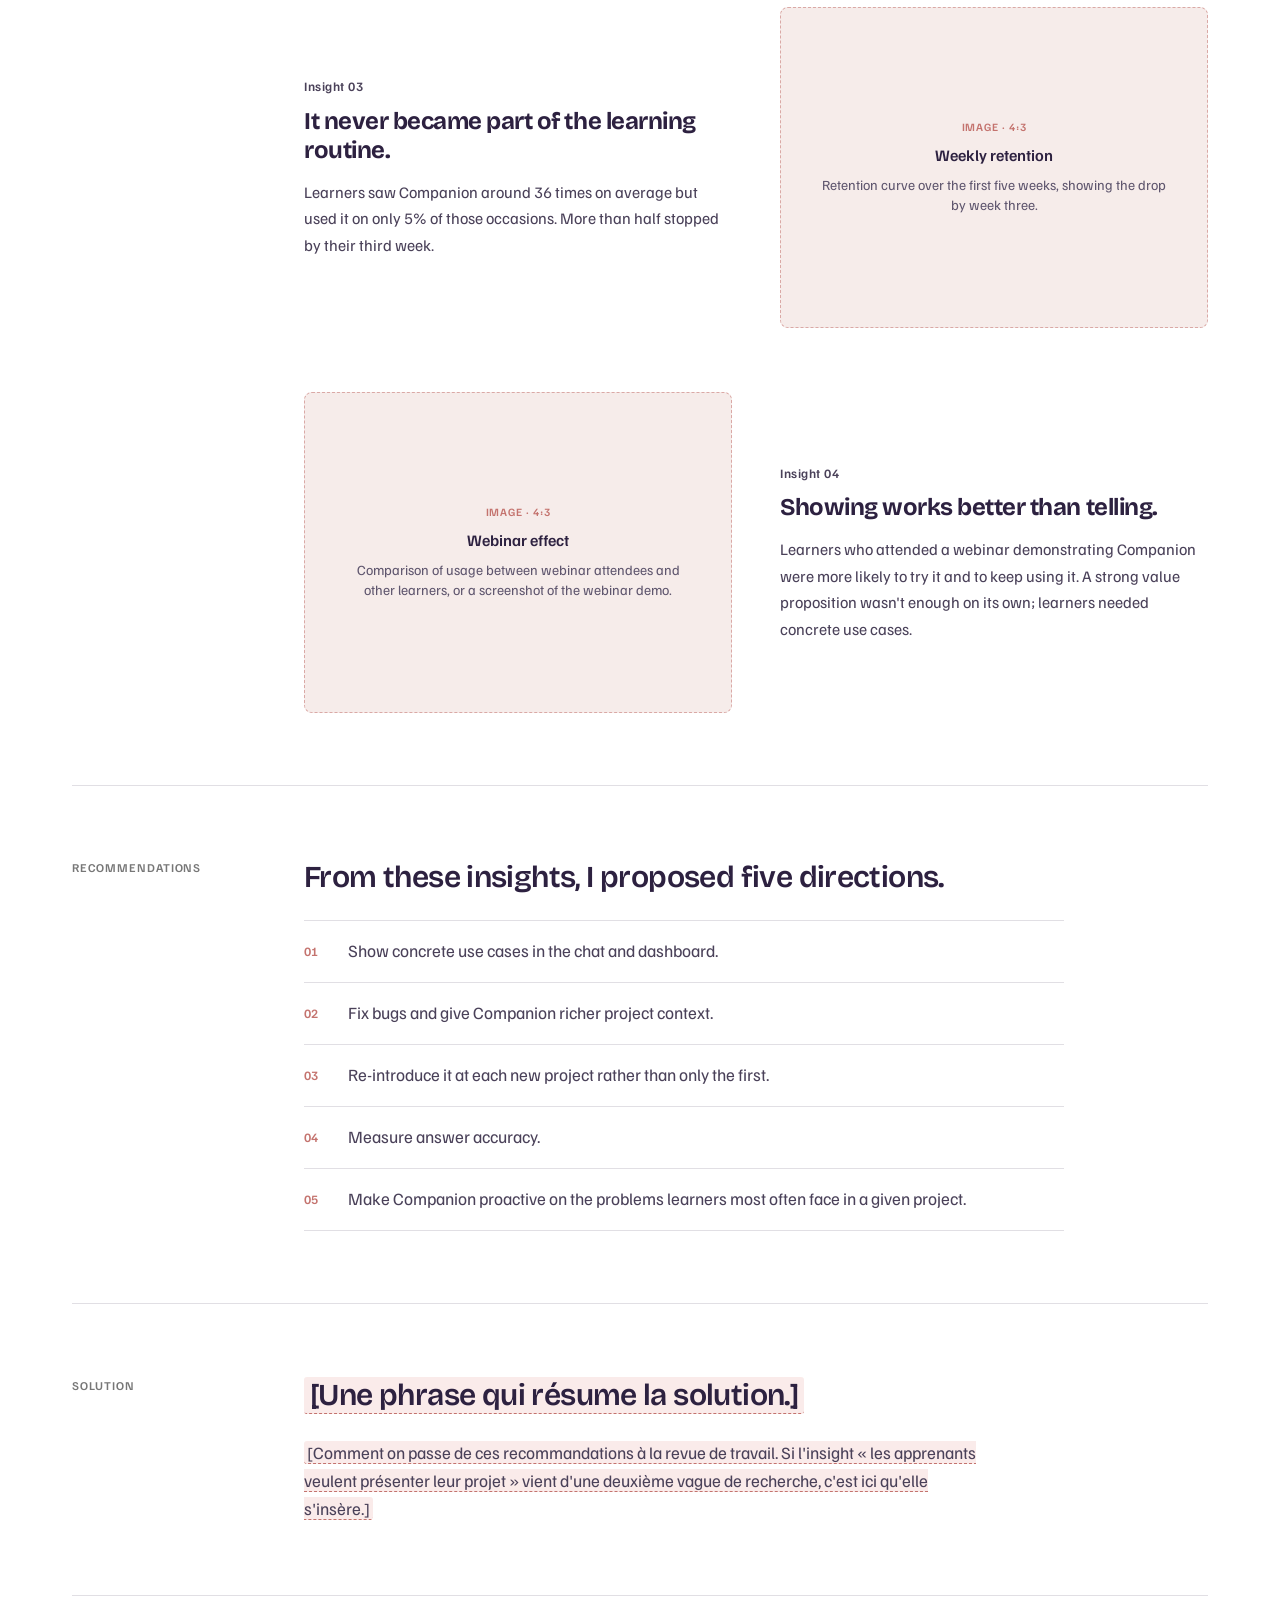
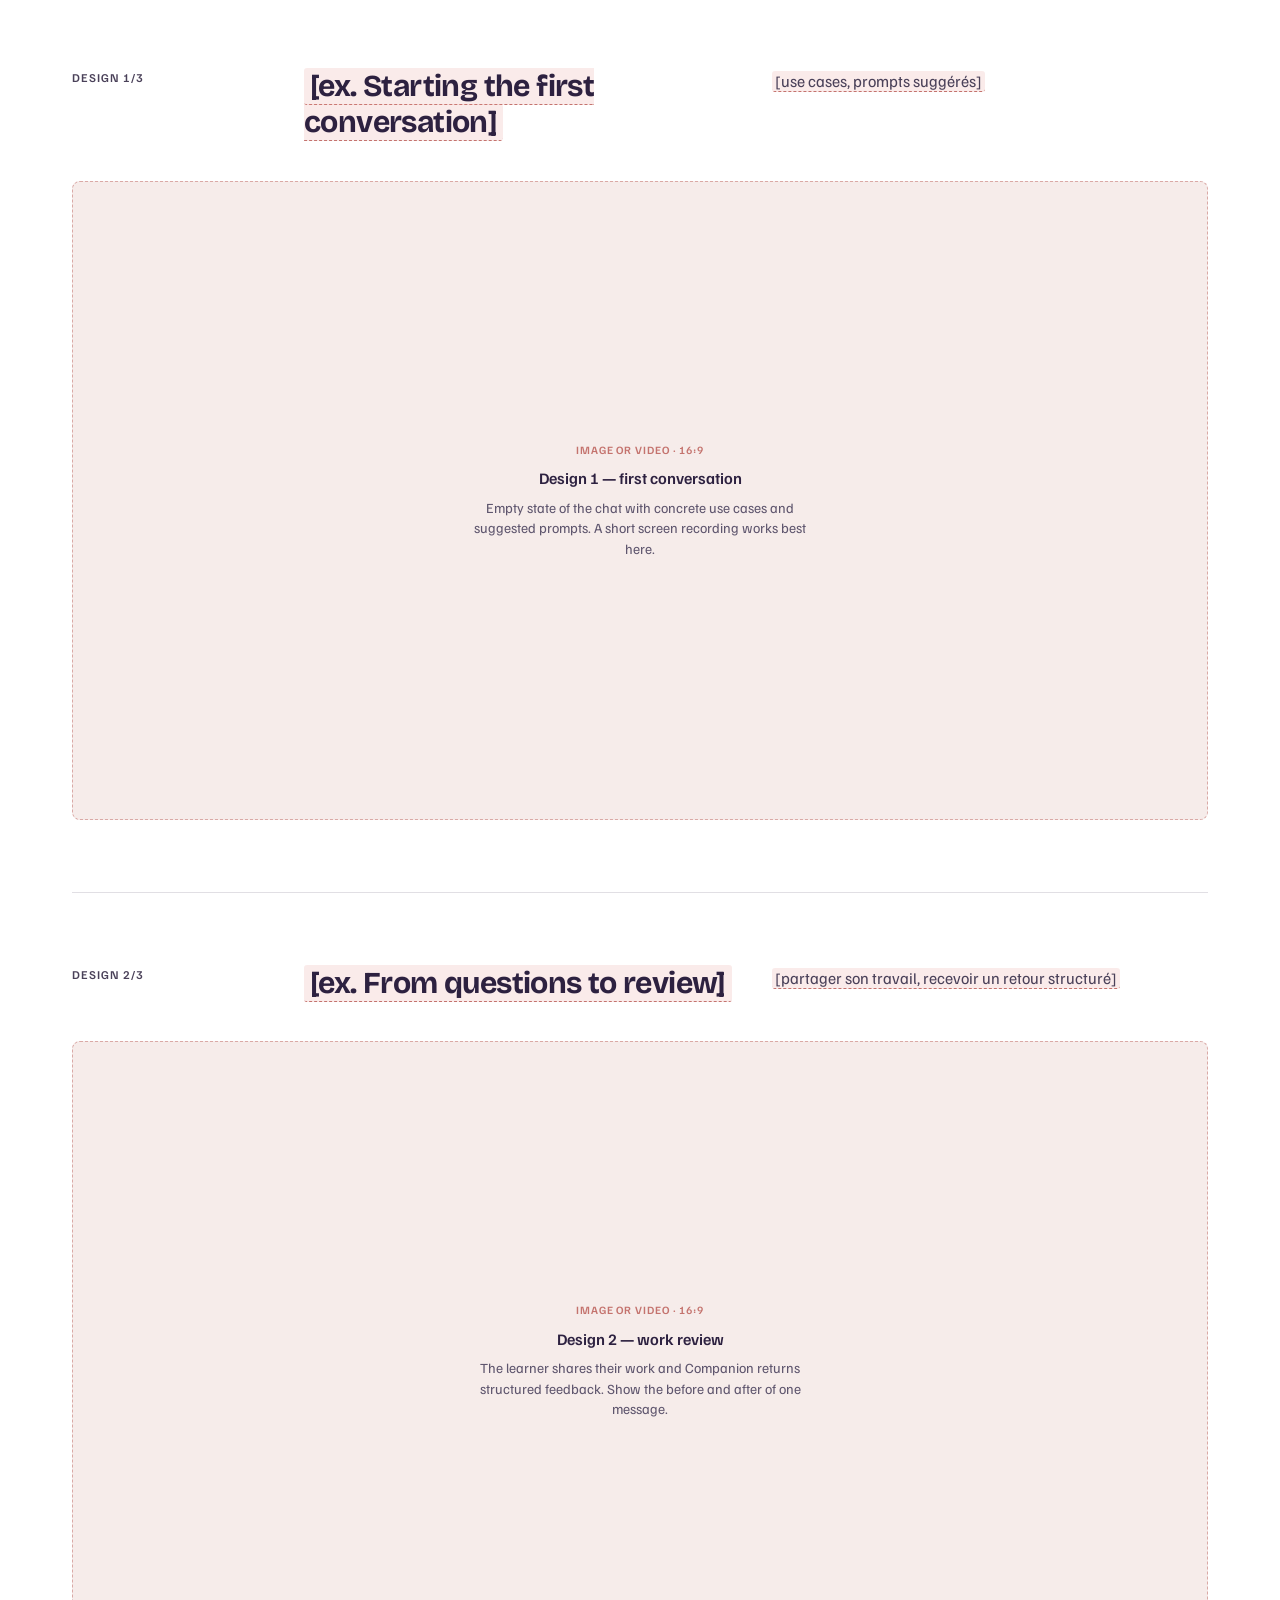
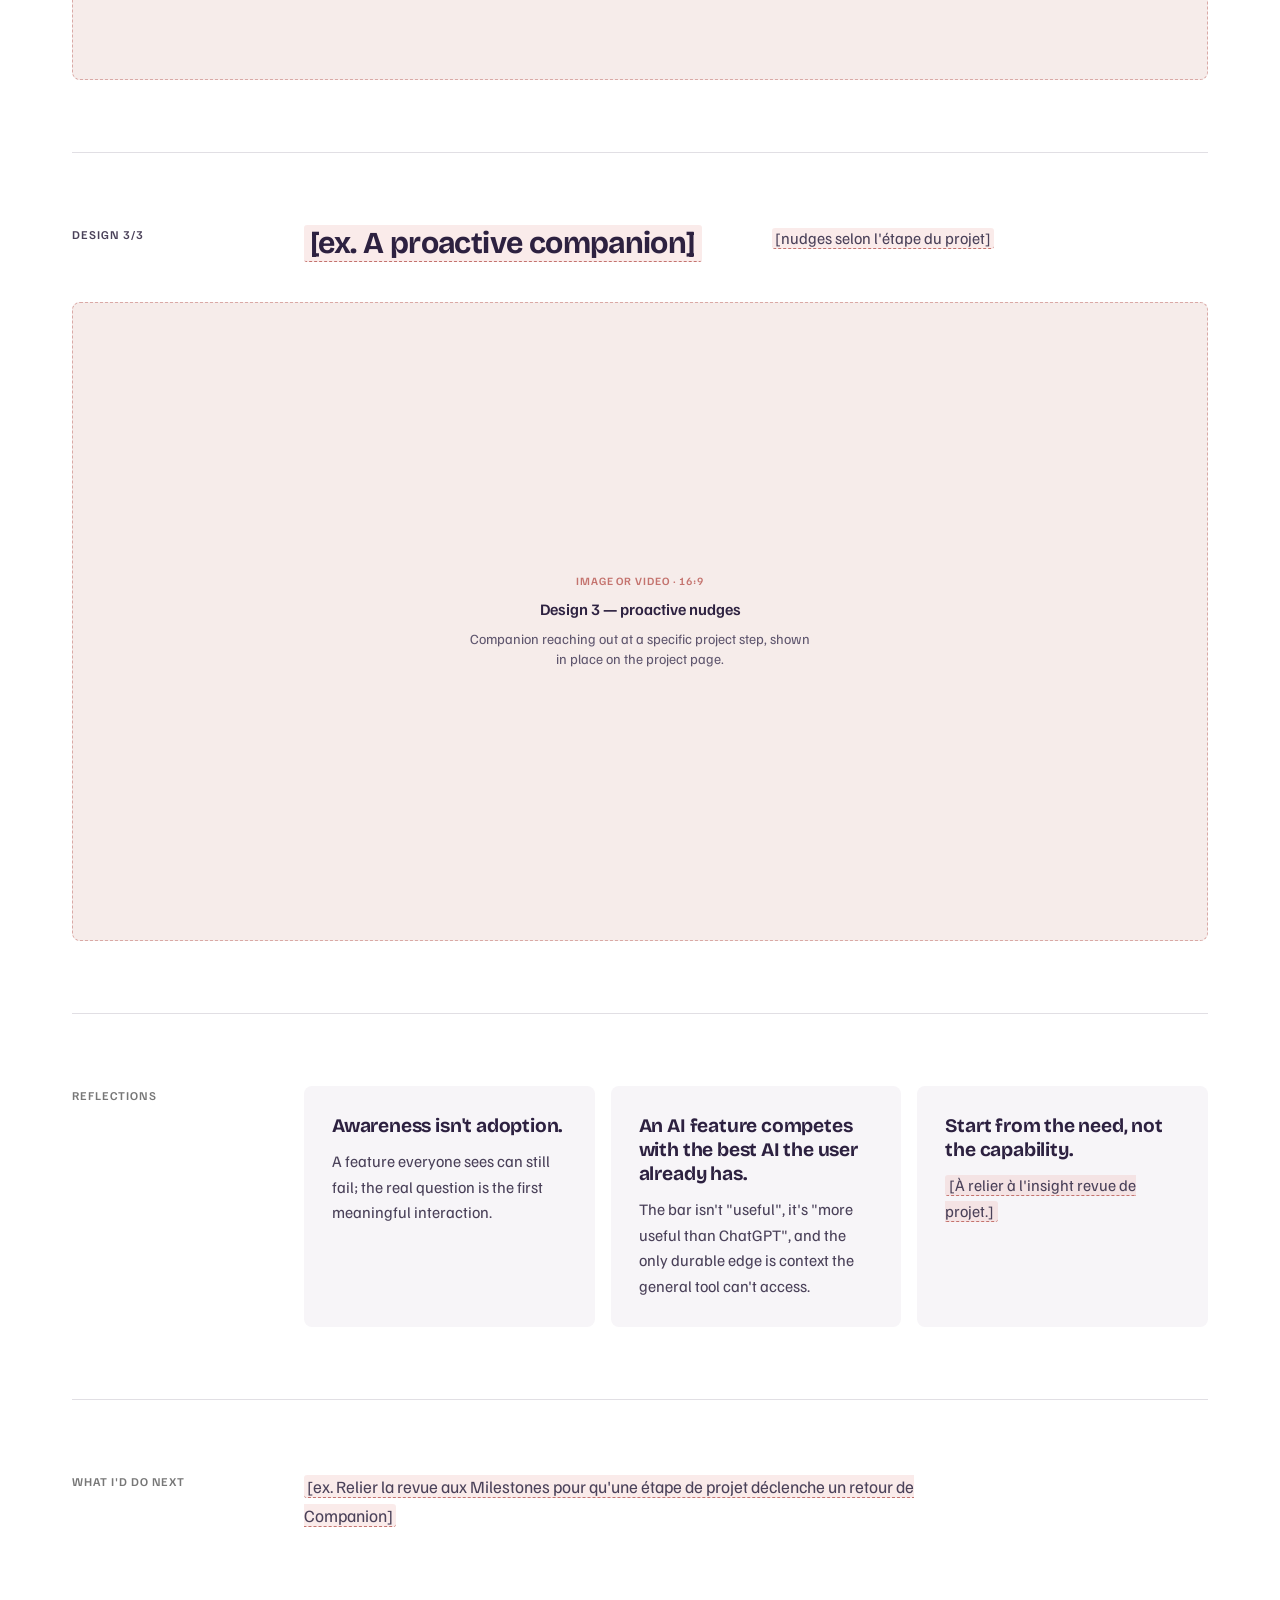
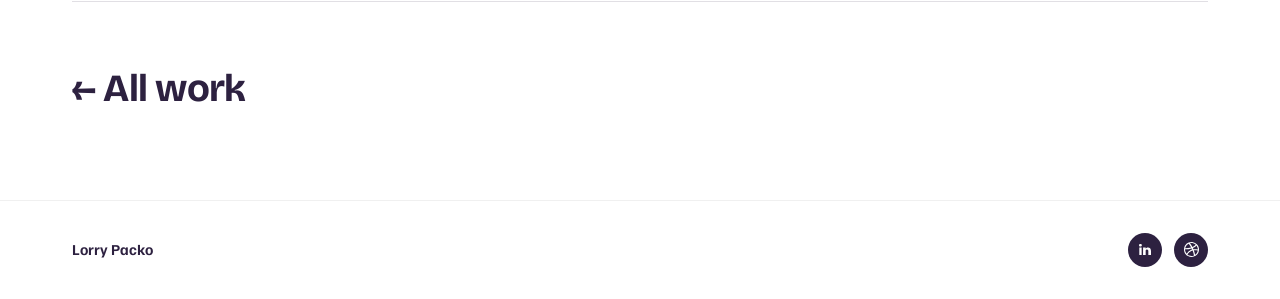
<file: _drafts/companion.html>
<!DOCTYPE html>
<html lang="en">
<head>
  <meta charset="UTF-8">
  <meta name="viewport" content="width=device-width, initial-scale=1.0">
  <meta name="description" content="Case study — Why learners weren't talking to Companion, OpenClassrooms' AI assistant, and how research reframed the product direction.">
  <title>Companion, OpenClassrooms – Lorry Packo</title>
  <link rel="icon" href="../favicon.svg" type="image/svg+xml">
  <link rel="apple-touch-icon" href="../apple-touch-icon.png">
  <link rel="preconnect" href="https://fonts.googleapis.com">
  <link rel="preconnect" href="https://fonts.gstatic.com" crossorigin>
  <link href="https://fonts.googleapis.com/css2?family=Bricolage+Grotesque:opsz,wght@12..96,500..800&family=Familjen+Grotesk:wght@400;500;600;700&display=swap" rel="stylesheet">
  <link rel="stylesheet" href="../css/style.css">
  <link rel="stylesheet" href="../css/case-study.css">
</head>
<body>

  <!--
    CASE STUDY TEMPLATE
    To create a new case study: duplicate this file, rename it, and replace the content
    section by section. Sections you don't need can be deleted as a whole block.
    - <span class="cs-todo">…</span> marks copy that still needs to be written.
    - <div class="cs-placeholder">…</div> marks an image to add: replace the whole div
      with <img src="../images/your-file.webp" alt="Short description">.
  -->

  <!-- Header -->
  <header class="header">
    <div class="header-blur header-blur--no-veil" aria-hidden="true">
      <span></span><span></span><span></span><span></span><span></span><span></span><span></span><span></span>
    </div>
    <div class="container header-inner">
      <a href="../index.html" class="logo">Lorry Packo</a>

      <nav class="nav">
        <a href="../index.html#work" class="nav-link">Work</a>
      </nav>

      <div class="header-actions">
        <a href="mailto:lorry.packo@gmail.com" class="nav-cta">Contact</a>
        <button class="nav-toggle" aria-label="Open menu" aria-expanded="false" aria-controls="mobile-nav">
          <span></span><span></span><span></span>
        </button>
      </div>

      <nav class="mobile-nav" id="mobile-nav">
        <a href="../index.html#work" class="mobile-nav-link">Work</a>
      </nav>
    </div>
  </header>

  <main>
    <article>

      <!-- Hero — the three colours below set the banner for this case study -->
      <header class="cs-hero" style="--cs-hero: #EFEBFB; --cs-glow-1: #CFC3F8; --cs-glow-2: #F8D9D3;">
      <div class="container cs-hero-inner">
        <a href="../index.html#work" class="cs-back"><span aria-hidden="true">←</span> All work</a>
        <p class="cs-eyebrow">OpenClassrooms · Companion</p>
        <h1 class="cs-title">Why learners weren't talking to their AI companion</h1>
        <ul class="cs-meta">
          <li>AI Product Design</li>
          <li>Mixed-method Research</li>
          <li>Summer 2024</li>
          <li class="cs-meta-status">Shipped</li>
        </ul>

        <figure class="cs-figure">
          <div class="cs-placeholder">
            <span class="cs-placeholder-tag">Image · 16:9</span>
            <span class="cs-placeholder-title">Hero visual</span>
            <span class="cs-placeholder-desc">Companion open next to a real project page, so the reader sees the product in its context at a glance. 2400 × 1350 px.</span>
          </div>
        </figure>
      </div>
      </header>

      <div class="container">

        <!-- Summary -->
        <section class="cs-summary" aria-label="Summary">
          <div class="cs-summary-col">
            <div class="cs-card">
              <h2 class="cs-card-label">Overview</h2>
              <p class="cs-overview">Companion is OpenClassrooms' AI assistant, built into every project so learners can get help with the context of their own work. It launched on all paths in July 2024. A week later, usage was already falling. I led the investigation into why, and turned it into a new direction for the product.</p>
            </div>
            <div class="cs-card">
              <h2 class="cs-card-label">Details</h2>
              <dl class="cs-details">
                <div>
                  <dt>Surface</dt>
                  <dd>Web learning platform, project page</dd>
                </div>
                <div>
                  <dt>Role</dt>
                  <dd>Senior Product Designer, Learning squad</dd>
                </div>
                <div>
                  <dt>Team</dt>
                  <dd><span class="cs-todo">[PM · devs · data/IA]</span></dd>
                </div>
                <div>
                  <dt>Scope</dt>
                  <dd>Product analytics · Survey design · Research synthesis · <span class="cs-todo">[UX/UI de la suite]</span></dd>
                </div>
              </dl>
            </div>
          </div>

          <div class="cs-summary-col">
            <div class="cs-card cs-psr">
              <h2 class="cs-card-label">Problem</h2>
              <p class="cs-psr-title">Seen by everyone, used by few</p>
              <p>Nearly every learner saw Companion, and two thirds clicked on it. But only about one in four ever sent a message, and weekly usage kept falling.</p>
            </div>
            <div class="cs-card cs-psr">
              <h2 class="cs-card-label">Solution</h2>
              <p class="cs-psr-title">Reframing the problem</p>
              <p>Through analytics, session recordings and a survey of 173 learners, I showed the issue wasn't visibility or usability, but value: learners didn't see why they should use Companion rather than ChatGPT.</p>
            </div>
            <div class="cs-card cs-psr">
              <h2 class="cs-card-label">Result</h2>
              <p class="cs-psr-title"><span class="cs-todo">[à compléter]</span></p>
              <p><span class="cs-todo">[Ce qui a été décidé, conçu ou livré après la recherche, idéalement avec un chiffre avant/après.]</span></p>
            </div>
          </div>
        </section>

      <!-- Impact -->
      <section class="cs-impact">
        <h2 class="cs-card-label">Impact</h2>
        <div class="cs-impact-grid">
          <div class="cs-stat">
            <p class="cs-stat-value">67% <span aria-hidden="true">→</span> 27%</p>
            <p class="cs-stat-text">of learners clicked on Companion, but only 27% started a conversation</p>
          </div>
          <div class="cs-stat">
            <p class="cs-stat-value">58%</p>
            <p class="cs-stat-text">of uninterested learners saw no added value compared to other AI tools</p>
          </div>
          <div class="cs-stat">
            <p class="cs-stat-value">173</p>
            <p class="cs-stat-text">learners surveyed, alongside Amplitude, Tableau and Hotjar data</p>
          </div>
        </div>
      </section>

      <!-- Context -->
      <section class="cs-section">
        <h2 class="cs-label">Context</h2>
        <div>
          <p class="cs-lead">Companion was designed to know each project's brief and expectations, something a general-purpose chatbot can't offer.</p>
          <div class="cs-body">
            <p>OpenClassrooms trains adults through online, career-focused degree programs built around real projects, with a human mentor for regular one-on-one sessions.</p>
            <p>After launching on all paths on July 8, 2024, early data showed a clear lack of usage.</p>
          </div>
          <figure class="cs-figure">
            <div class="cs-placeholder">
              <span class="cs-placeholder-tag">Image · 16:9</span>
              <span class="cs-placeholder-title">Companion at launch</span>
              <span class="cs-placeholder-desc">The project page as it shipped in July 2024, with the "Need help?" entry point and the chat panel annotated.</span>
            </div>
          </figure>
        </div>
      </section>

      <!-- Goals -->
      <section class="cs-section">
        <h2 class="cs-label">Goals</h2>
        <div>
          <p class="cs-lead">Understand why learners weren't using Companion.</p>
          <ol class="cs-list">
            <li>Separate the easy explanations (they can't find it, it's hard to use) from the harder ones (they don't need it).</li>
            <li>Give the squad evidence it could act on.</li>
          </ol>
        </div>
      </section>

      <!-- Process -->
      <section class="cs-section">
        <h2 class="cs-label">Process</h2>
        <div>
          <p class="cs-lead">I combined four sources over the first five weeks after launch.</p>
          <div class="cs-methods">
            <div class="cs-method">
              <p class="cs-method-name">Amplitude &amp; Tableau</p>
              <p>Tracked the funnel from project page to first message, and weekly retention.</p>
            </div>
            <div class="cs-method">
              <p class="cs-method-name">Hotjar recordings</p>
              <p>Checked for access and usability problems.</p>
            </div>
            <div class="cs-method">
              <p class="cs-method-name">Survey, 173 answers</p>
              <p>A survey I designed on usage, satisfaction, reasons for not using it, and comparison with other AI tools.</p>
            </div>
          </div>
          <p class="cs-note">I also flagged the limits of the data, since the launch fell during the summer holidays.</p>
        </div>
      </section>

      <!-- Key insights -->
      <section class="cs-section">
        <h2 class="cs-label">Key insights</h2>
        <div>
          <div class="cs-insight">
            <div class="cs-insight-text">
              <p class="cs-insight-num">Insight 01</p>
              <h3 class="cs-insight-title">It wasn't a visibility or usability problem.</h3>
              <p>85.6% of active learners clicked on Companion, and most rated it easy to use. The real drop happened between opening it and asking a first question.</p>
            </div>
            <div class="cs-placeholder cs-placeholder--4x3">
              <span class="cs-placeholder-tag">Image · 4:3</span>
              <span class="cs-placeholder-title">Adoption funnel</span>
              <span class="cs-placeholder-desc">Funnel chart: saw Companion → clicked → sent a first message, with the drop-off highlighted.</span>
            </div>
          </div>

          <div class="cs-insight">
            <div class="cs-insight-text">
              <p class="cs-insight-num">Insight 02</p>
              <h3 class="cs-insight-title">Companion was competing with ChatGPT, and losing on trust.</h3>
              <p>90% of learners already knew another AI tool. Learners did understand Companion's one edge (21 of them named its knowledge of the project), but many still found ChatGPT more reliable.</p>
            </div>
            <div class="cs-placeholder cs-placeholder--4x3">
              <span class="cs-placeholder-tag">Image · 4:3</span>
              <span class="cs-placeholder-title">Survey results</span>
              <span class="cs-placeholder-desc">Chart of survey answers comparing Companion with other AI tools, or two or three learner verbatims.</span>
            </div>
          </div>

          <div class="cs-insight">
            <div class="cs-insight-text">
              <p class="cs-insight-num">Insight 03</p>
              <h3 class="cs-insight-title">It never became part of the learning routine.</h3>
              <p>Learners saw Companion around 36 times on average but used it on only 5% of those occasions. More than half stopped by their third week.</p>
            </div>
            <div class="cs-placeholder cs-placeholder--4x3">
              <span class="cs-placeholder-tag">Image · 4:3</span>
              <span class="cs-placeholder-title">Weekly retention</span>
              <span class="cs-placeholder-desc">Retention curve over the first five weeks, showing the drop by week three.</span>
            </div>
          </div>

          <div class="cs-insight">
            <div class="cs-insight-text">
              <p class="cs-insight-num">Insight 04</p>
              <h3 class="cs-insight-title">Showing works better than telling.</h3>
              <p>Learners who attended a webinar demonstrating Companion were more likely to try it and to keep using it. A strong value proposition wasn't enough on its own; learners needed concrete use cases.</p>
            </div>
            <div class="cs-placeholder cs-placeholder--4x3">
              <span class="cs-placeholder-tag">Image · 4:3</span>
              <span class="cs-placeholder-title">Webinar effect</span>
              <span class="cs-placeholder-desc">Comparison of usage between webinar attendees and other learners, or a screenshot of the webinar demo.</span>
            </div>
          </div>
        </div>
      </section>

      <!-- Recommendations -->
      <section class="cs-section">
        <h2 class="cs-label">Recommendations</h2>
        <div>
          <p class="cs-lead">From these insights, I proposed five directions.</p>
          <ol class="cs-list">
            <li>Show concrete use cases in the chat and dashboard.</li>
            <li>Fix bugs and give Companion richer project context.</li>
            <li>Re-introduce it at each new project rather than only the first.</li>
            <li>Measure answer accuracy.</li>
            <li>Make Companion proactive on the problems learners most often face in a given project.</li>
          </ol>
        </div>
      </section>

      <!-- Solution -->
      <section class="cs-section">
        <h2 class="cs-label">Solution</h2>
        <div>
          <p class="cs-lead"><span class="cs-todo">[Une phrase qui résume la solution.]</span></p>
          <div class="cs-body">
            <p><span class="cs-todo">[Comment on passe de ces recommandations à la revue de travail. Si l'insight « les apprenants veulent présenter leur projet » vient d'une deuxième vague de recherche, c'est ici qu'elle s'insère.]</span></p>
          </div>
        </div>
      </section>

      <!-- Design 1/3 -->
      <section class="cs-design">
        <div class="cs-design-head">
          <p class="cs-label">Design 1/3</p>
          <h3 class="cs-design-title"><span class="cs-todo">[ex. Starting the first conversation]</span></h3>
          <p><span class="cs-todo">[use cases, prompts suggérés]</span></p>
        </div>
        <figure class="cs-figure">
          <div class="cs-placeholder">
            <span class="cs-placeholder-tag">Image or video · 16:9</span>
            <span class="cs-placeholder-title">Design 1 — first conversation</span>
            <span class="cs-placeholder-desc">Empty state of the chat with concrete use cases and suggested prompts. A short screen recording works best here.</span>
          </div>
        </figure>
      </section>

      <!-- Design 2/3 -->
      <section class="cs-design">
        <div class="cs-design-head">
          <p class="cs-label">Design 2/3</p>
          <h3 class="cs-design-title"><span class="cs-todo">[ex. From questions to review]</span></h3>
          <p><span class="cs-todo">[partager son travail, recevoir un retour structuré]</span></p>
        </div>
        <figure class="cs-figure">
          <div class="cs-placeholder">
            <span class="cs-placeholder-tag">Image or video · 16:9</span>
            <span class="cs-placeholder-title">Design 2 — work review</span>
            <span class="cs-placeholder-desc">The learner shares their work and Companion returns structured feedback. Show the before and after of one message.</span>
          </div>
        </figure>
      </section>

      <!-- Design 3/3 -->
      <section class="cs-design">
        <div class="cs-design-head">
          <p class="cs-label">Design 3/3</p>
          <h3 class="cs-design-title"><span class="cs-todo">[ex. A proactive companion]</span></h3>
          <p><span class="cs-todo">[nudges selon l'étape du projet]</span></p>
        </div>
        <figure class="cs-figure">
          <div class="cs-placeholder">
            <span class="cs-placeholder-tag">Image or video · 16:9</span>
            <span class="cs-placeholder-title">Design 3 — proactive nudges</span>
            <span class="cs-placeholder-desc">Companion reaching out at a specific project step, shown in place on the project page.</span>
          </div>
        </figure>
      </section>

      <!-- Reflections -->
      <section class="cs-section">
        <h2 class="cs-label">Reflections</h2>
        <div class="cs-reflections">
          <div class="cs-reflection">
            <h3 class="cs-reflection-title">Awareness isn't adoption.</h3>
            <p>A feature everyone sees can still fail; the real question is the first meaningful interaction.</p>
          </div>
          <div class="cs-reflection">
            <h3 class="cs-reflection-title">An AI feature competes with the best AI the user already has.</h3>
            <p>The bar isn't "useful", it's "more useful than ChatGPT", and the only durable edge is context the general tool can't access.</p>
          </div>
          <div class="cs-reflection">
            <h3 class="cs-reflection-title">Start from the need, not the capability.</h3>
            <p><span class="cs-todo">[À relier à l'insight revue de projet.]</span></p>
          </div>
        </div>
      </section>

      <!-- What I'd do next -->
      <section class="cs-section">
        <h2 class="cs-label">What I'd do next</h2>
        <div class="cs-body">
          <p><span class="cs-todo">[ex. Relier la revue aux Milestones pour qu'une étape de projet déclenche un retour de Companion]</span></p>
        </div>
      </section>

      <!-- Bottom navigation -->
      <nav class="cs-next" aria-label="Case study navigation">
        <a href="../index.html#work" class="cs-next-link"><span aria-hidden="true">←</span> All work</a>
      </nav>

      </div>
    </article>
  </main>

  <!-- Footer -->
  <footer class="footer">
    <div class="container footer-inner">
      <span class="footer-name">Lorry Packo</span>
      <div class="footer-social">
        <a href="https://www.linkedin.com/in/lorrypacko/" target="_blank" rel="noopener" aria-label="LinkedIn" class="social-link">
          <svg width="12" height="12" viewBox="0 0 12 12" fill="none"><path d="M2.64334 11.0341H0.310005V3.54076H2.64334V11.0341ZM1.41334 2.60409H1.39667C1.218 2.61742 1.0385 2.59366 0.869449 2.53432C0.700393 2.47498 0.545429 2.38134 0.414282 2.25927C0.283134 2.1372 0.178635 1.98934 0.107344 1.82497C0.036053 1.66059 -0.000491084 1.48326 4.98345e-06 1.30409C4.98345e-06 0.564092 0.563338 0.00409261 1.43 0.00409261C1.60953 -0.0101492 1.79005 0.0128711 1.96025 0.0717087C2.13046 0.130546 2.28666 0.223931 2.41906 0.346001C2.55146 0.468071 2.6572 0.616192 2.72963 0.781066C2.80207 0.94594 2.83965 1.12401 2.84 1.30409C2.84 2.03076 2.29 2.60409 1.41334 2.60409ZM12 11.0341H9.33333V7.15742C9.33333 6.15742 8.92 5.45076 8 5.45076C7.71925 5.45073 7.44565 5.53934 7.2182 5.70393C6.99076 5.86853 6.82107 6.10073 6.73334 6.36742C6.67759 6.56563 6.65839 6.77234 6.67667 6.97742V11.0341H4.07C4.07 11.0341 4.10334 4.16742 4.07 3.54409H6.69667V4.73076C6.85334 4.21742 7.69667 3.48409 9.03 3.48409C10.6967 3.48409 12 4.56076 12 6.88076V11.0341Z" fill="currentColor"/></svg>
        </a>
        <a href="https://dribbble.com/lorrypacko" target="_blank" rel="noopener" aria-label="Dribbble" class="social-link">
          <svg width="15" height="15" viewBox="0 0 15 15" fill="none"><path fill-rule="evenodd" clip-rule="evenodd" d="M14.8346 5.98972C14.6384 5.03052 14.2562 4.11902 13.7097 3.30668C13.4398 2.90924 13.1329 2.53818 12.7931 2.19847C11.7584 1.15809 10.4395 0.446454 9.00188 0.152858C7.54679 -0.145512 6.03587 -0.00505094 4.66072 0.556432C3.28557 1.11792 2.10813 2.07513 1.27773 3.30668C1.00753 3.70819 0.777295 4.13517 0.590301 4.58154C0.200717 5.50447 0 6.4961 0 7.49789C0 8.49967 0.200717 9.49131 0.590301 10.4142C0.778622 10.8608 1.01026 11.2878 1.28189 11.6891C1.96766 12.7066 2.89263 13.5403 3.97566 14.117C5.05869 14.6938 6.26669 14.996 7.49371 14.9971C9.48135 14.9964 11.3874 14.2067 12.7931 12.8015C13.1328 12.4617 13.4397 12.0906 13.7097 11.6933C14.2674 10.8653 14.6541 9.93433 14.8473 8.95493C15.0405 7.97553 15.0361 6.96742 14.8346 5.98972ZM13.893 7.4354C12.4262 7.14088 10.9231 7.07065 9.43517 7.22708L9.29768 6.89796C9.16436 6.58549 9.02271 6.27302 8.88106 5.96889C11.4058 4.93567 12.4348 3.46916 12.4432 3.43583C13.3702 4.56365 13.882 5.97551 13.893 7.4354ZM11.7224 2.69008C11.7224 2.71508 10.7934 4.10243 8.38945 5.01066C7.679 3.70758 6.87999 2.45478 5.99804 1.26107C6.99767 1.01765 8.04131 1.01932 9.04015 1.26595C10.039 1.51258 10.9635 1.99686 11.7349 2.67758L11.7224 2.69008ZM4.76484 1.69436C5.62731 2.8878 6.42021 4.13 7.13959 5.41478C5.21442 5.91592 3.23371 6.17208 1.2444 6.1772C1.44756 5.21138 1.87094 4.3055 2.48157 3.53012C3.09219 2.75473 3.87357 2.13078 4.76484 1.70686V1.69436ZM1.09441 7.49789C1.09441 7.43123 1.09441 7.36457 1.09441 7.29791C3.31657 7.30592 5.52864 6.99873 7.66453 6.38551C7.84784 6.74381 8.02282 7.11043 8.1853 7.47289L7.93117 7.54788C4.48154 8.66443 2.73173 11.7724 2.73173 11.7724C1.67624 10.599 1.09292 9.07616 1.09441 7.49789ZM7.49371 13.9014C6.00458 13.904 4.56153 13.3851 3.41499 12.4348L3.56081 12.5473C3.56081 12.5473 4.78568 9.86846 8.58109 8.54777H8.62276C9.23233 10.1157 9.6913 11.7382 9.99344 13.3931C9.20299 13.7293 8.3527 13.9022 7.49371 13.9014ZM11.0683 12.8098C10.7832 11.2493 10.3651 9.71613 9.81846 8.22698C11.1519 8.02845 12.5127 8.12372 13.8055 8.50611C13.6685 9.37272 13.3548 10.2019 12.8839 10.9422C12.413 11.6826 11.7951 12.3182 11.0683 12.8098Z" fill="currentColor"/></svg>
        </a>
      </div>
    </div>
  </footer>

  <script src="../js/main.js"></script>
</body>
</html>
</file>
<file: css/style.css>
/* ============================================
   DESIGN TOKENS
   ============================================ */
:root {
  --ink:      #2D2140;
  --ink-strong:#11052E;
  --ink-soft: rgba(45, 33, 64, 0.7);
  --ink-minor:#808080;
  --ink-muted:#777777;
  --ink-faint:#999999;

  --accent:      #E1908B;
  --accent-dark: #C4736E;

  --white: #FFFFFF;
  --cream: #FAFAFA;
  --border-soft: #EDEDED;
  --tag-dot: #F1E8E7;

  --font-heading: 'Familjen Grotesk', -apple-system, sans-serif;
  --font-body: 'Familjen Grotesk', -apple-system, sans-serif;
  --font-display: 'Bricolage Grotesque', -apple-system, sans-serif;

  --radius-sm: 8px;
  --radius-md: 12px;
  --radius-lg: 16px;
  --radius-full: 999px;

  --ease-out: cubic-bezier(0.25, 0.46, 0.45, 0.94);
}

/* ============================================
   RESET & BASE
   ============================================ */
*, *::before, *::after {
  margin: 0;
  padding: 0;
  box-sizing: border-box;
}

html {
  scroll-behavior: smooth;
  font-size: 16px;
}

body {
  font-family: var(--font-body);
  color: var(--ink);
  background: var(--white);
  line-height: 1.6;
  -webkit-font-smoothing: antialiased;
  -moz-osx-font-smoothing: grayscale;
  overflow-x: hidden;
}

a {
  text-decoration: none;
  color: inherit;
}

img {
  max-width: 100%;
  height: auto;
  display: block;
}

button {
  border: none;
  background: none;
  cursor: pointer;
  font-family: inherit;
}

.container {
  max-width: 1200px;
  margin: 0 auto;
  padding: 0 2rem;
}

/* ============================================
   HEADER
   ============================================ */
.header {
  position: fixed;
  top: 0;
  left: 0;
  right: 0;
  z-index: 100;
}

/* Progressive blur behind the header: 8 stacked layers, each blurrier than
   the last, masked into bands so the blur is strongest at the very top and
   fades to nothing at the bottom. No background, no border line. */
.header-blur {
  position: absolute;
  top: 0;
  left: 0;
  right: 0;
  height: 140%;
  z-index: -1;
  pointer-events: none;
}

.header-blur span {
  position: absolute;
  inset: 0;
}

/* White veil on top of the blur, solid at the top and fading out */
.header-blur::after {
  content: '';
  position: absolute;
  inset: 0;
  background: linear-gradient(to bottom, rgba(255, 255, 255, 0.85) 0%, rgba(255, 255, 255, 0.6) 50%, rgba(255, 255, 255, 0) 100%);
}

/* Case studies: blur only, no white veil over the coloured banner */
.header-blur--no-veil::after {
  display: none;
}

.header-blur span:nth-child(1) {
  backdrop-filter: blur(0.117px);
  -webkit-backdrop-filter: blur(0.117px);
  mask-image: linear-gradient(to top, transparent 0.0%, #000 12.5%, #000 25.0%, transparent 37.5%);
  -webkit-mask-image: linear-gradient(to top, transparent 0.0%, #000 12.5%, #000 25.0%, transparent 37.5%);
}

.header-blur span:nth-child(2) {
  backdrop-filter: blur(0.234px);
  -webkit-backdrop-filter: blur(0.234px);
  mask-image: linear-gradient(to top, transparent 12.5%, #000 25.0%, #000 37.5%, transparent 50.0%);
  -webkit-mask-image: linear-gradient(to top, transparent 12.5%, #000 25.0%, #000 37.5%, transparent 50.0%);
}

.header-blur span:nth-child(3) {
  backdrop-filter: blur(0.469px);
  -webkit-backdrop-filter: blur(0.469px);
  mask-image: linear-gradient(to top, transparent 25.0%, #000 37.5%, #000 50.0%, transparent 62.5%);
  -webkit-mask-image: linear-gradient(to top, transparent 25.0%, #000 37.5%, #000 50.0%, transparent 62.5%);
}

.header-blur span:nth-child(4) {
  backdrop-filter: blur(0.938px);
  -webkit-backdrop-filter: blur(0.938px);
  mask-image: linear-gradient(to top, transparent 37.5%, #000 50.0%, #000 62.5%, transparent 75.0%);
  -webkit-mask-image: linear-gradient(to top, transparent 37.5%, #000 50.0%, #000 62.5%, transparent 75.0%);
}

.header-blur span:nth-child(5) {
  backdrop-filter: blur(1.875px);
  -webkit-backdrop-filter: blur(1.875px);
  mask-image: linear-gradient(to top, transparent 50.0%, #000 62.5%, #000 75.0%, transparent 87.5%);
  -webkit-mask-image: linear-gradient(to top, transparent 50.0%, #000 62.5%, #000 75.0%, transparent 87.5%);
}

.header-blur span:nth-child(6) {
  backdrop-filter: blur(3.75px);
  -webkit-backdrop-filter: blur(3.75px);
  mask-image: linear-gradient(to top, transparent 62.5%, #000 75.0%, #000 87.5%, transparent 100.0%);
  -webkit-mask-image: linear-gradient(to top, transparent 62.5%, #000 75.0%, #000 87.5%, transparent 100.0%);
}

.header-blur span:nth-child(7) {
  backdrop-filter: blur(7.5px);
  -webkit-backdrop-filter: blur(7.5px);
  mask-image: linear-gradient(to top, transparent 75.0%, #000 87.5%, #000 100.0%);
  -webkit-mask-image: linear-gradient(to top, transparent 75.0%, #000 87.5%, #000 100.0%);
}

.header-blur span:nth-child(8) {
  backdrop-filter: blur(15px);
  -webkit-backdrop-filter: blur(15px);
  mask-image: linear-gradient(to top, transparent 87.5%, #000 100.0%);
  -webkit-mask-image: linear-gradient(to top, transparent 87.5%, #000 100.0%);
}

.header-inner {
  padding-top: 1.5rem;
  padding-bottom: 1.5rem;
  display: flex;
  align-items: center;
  justify-content: space-between;
}

.logo {
  font-family: var(--font-display);
  font-weight: 700;
  font-size: 1.25rem;
  color: var(--ink-strong);
  letter-spacing: -0.012em;
}

.nav {
  display: flex;
  align-items: center;
  gap: 0.15rem;
}

.nav-link {
  font-family: var(--font-heading);
  font-size: 0.875rem;
  font-weight: 400;
  letter-spacing: -0.012em;
  color: var(--ink-minor);
  padding: 0.5rem 1rem;
  border-radius: var(--radius-full);
  transition: color 0.25s var(--ease-out), background 0.25s var(--ease-out);
}

.nav-link:hover {
  color: var(--ink);
  background: rgba(45, 33, 64, 0.05);
}

.nav-link.is-current {
  color: var(--ink);
  background: rgba(45, 33, 64, 0.06);
}

.header-actions {
  display: flex;
  align-items: center;
  gap: 1.5rem;
}

.nav-cta {
  font-family: var(--font-heading);
  font-size: 0.9rem;
  font-weight: 500;
  color: var(--ink);
  padding-bottom: 0.2rem;
  border-bottom: 2px solid var(--accent);
  transition: border-color 0.25s var(--ease-out);
}

.nav-cta:hover {
  border-color: var(--accent-dark);
}

.nav-toggle {
  display: none;
  flex-direction: column;
  justify-content: center;
  gap: 5px;
  width: 38px;
  height: 38px;
  border-radius: var(--radius-full);
}

.nav-toggle span {
  display: block;
  width: 18px;
  height: 2px;
  margin: 0 auto;
  background: var(--ink);
  border-radius: 2px;
  transition: transform 0.25s var(--ease-out), opacity 0.25s var(--ease-out);
}

.nav-toggle[aria-expanded="true"] span:nth-child(1) {
  transform: translateY(7px) rotate(45deg);
}

.nav-toggle[aria-expanded="true"] span:nth-child(2) {
  opacity: 0;
}

.nav-toggle[aria-expanded="true"] span:nth-child(3) {
  transform: translateY(-7px) rotate(-45deg);
}

.mobile-nav {
  display: none;
}

.btn-contact {
  display: inline-flex;
  align-items: center;
  gap: 0.5rem;
  font-family: var(--font-heading);
  font-size: 0.9rem;
  font-weight: 600;
  color: var(--white);
  background: var(--ink);
  padding: 0.7rem 1.4rem;
  border-radius: var(--radius-full);
  transition: all 0.3s var(--ease-out);
}

.btn-contact:hover {
  background: var(--accent-dark);
  transform: translateY(-1px);
}

/* ============================================
   HERO
   ============================================ */
.hero {
  padding-top: 10rem;
  padding-bottom: 4rem;
}

.hero-inner {
  opacity: 0;
  transform: translateY(20px);
  animation: fadeUp 0.8s var(--ease-out) 0.1s forwards;
}

.hero-content {
  display: flex;
  flex-direction: column;
  gap: 2rem;
}

.hero-title {
  max-width: 900px;
  font-family: var(--font-display);
  font-weight: 400;
  font-size: clamp(2.4rem, 4.5vw, 4rem);
  line-height: 1.016;
  color: var(--ink);
  letter-spacing: -0.012em;
  text-wrap: pretty;
}

.hero-title strong {
  font-weight: 700;
}

.hero-title-soft {
  color: var(--ink-soft);
}

.hero-meta {
  display: flex;
  flex-direction: column;
  gap: 1rem;
}

.hero-subtitle {
  font-size: 1rem;
  line-height: 1.3125;
  letter-spacing: -0.012em;
  color: var(--ink-strong);
}

/* Small rounded label used in the hero and on the focus tags */
.pill {
  display: inline-flex;
  align-items: center;
  gap: 0.625rem;
  font-size: 1rem;
  line-height: 1.3125;
  letter-spacing: -0.012em;
  color: var(--ink-strong);
  background: var(--white);
  padding: 0.5rem 1rem;
  border: 0.5px solid var(--border-soft);
  border-radius: 32px;
  filter: drop-shadow(0 1px 3.35px rgba(121, 121, 121, 0.13));
}

.hero-visual {
  display: grid;
  place-items: center;
  aspect-ratio: 6 / 5;
  font-size: 1rem;
  color: #5F566E;
  background: #F6ECEA;
  border: 1.5px dashed rgba(196, 115, 110, 0.55);
  border-radius: 28px;
}

.hero-status {
  display: flex;
  flex-wrap: wrap;
  align-items: center;
  gap: 0.5rem 0.75rem;
  font-size: 1rem;
  line-height: 1.3125;
  letter-spacing: -0.012em;
  color: var(--ink-strong);
}

.btn-primary {
  display: inline-flex;
  align-items: center;
  font-family: var(--font-heading);
  font-size: 0.95rem;
  font-weight: 600;
  color: var(--white);
  background: var(--accent);
  padding: 0.9rem 1.8rem;
  border-radius: var(--radius-full);
  transition: all 0.3s var(--ease-out);
}

.btn-primary:hover {
  background: var(--accent-dark);
  transform: translateY(-2px);
  box-shadow: 0 12px 32px rgba(225, 144, 139, 0.35);
}

/* ============================================
   WORK
   ============================================ */
.work {
  padding: 0 0 6rem;
}

.work-block {
  padding-top: 0;
}

.work-head {
  position: relative;
  z-index: 2;
  display: flex;
  flex-direction: column;
  gap: 1rem;
  margin-bottom: 1.5rem;
}

.work-label {
  font-family: var(--font-display);
  font-size: 0.8125rem;
  font-weight: 500;
  letter-spacing: 0.04em;
  text-transform: uppercase;
  color: var(--ink-minor);
}

.work-focus {
  display: flex;
  align-items: center;
  flex-wrap: wrap;
  gap: 0.5rem 0.9rem;
}

.work-focus-label {
  font-family: var(--font-display);
  font-size: 1rem;
  font-weight: 500;
  letter-spacing: -0.012em;
  color: var(--ink-strong);
}

.work-tags {
  display: flex;
  flex-wrap: wrap;
  gap: 0.5rem;
  list-style: none;
}

.work-tags li {
  display: inline-flex;
  align-items: center;
  font-size: 1rem;
  line-height: 1.3125;
  letter-spacing: -0.012em;
  color: var(--ink-strong);
  background: var(--white);
  padding: 0.5rem 0.75rem;
  border: 0.5px solid var(--border-soft);
  border-radius: 32px;
  box-shadow: 0 1px 3.35px rgba(121, 121, 121, 0.13);
  position: relative;
  cursor: help;
  outline: none;
  transition: transform 0.3s cubic-bezier(0.34, 1.56, 0.64, 1);
}

.work-tags li:hover,
.work-tags li:focus-visible {
  transform: rotate(var(--tilt, -3deg));
}

/* Soft colour blob before each tag label, revealed on hover / focus */
.work-tags li::before {
  content: '';
  flex-shrink: 0;
  width: 0;
  height: 15px;
  border-radius: 24px;
  background: var(--tag-dot);
  opacity: 0;
  transition: width 0.3s var(--ease-out), margin 0.3s var(--ease-out), opacity 0.2s var(--ease-out);
}

.work-tags li:hover::before,
.work-tags li:focus-visible::before {
  width: 33px;
  margin-left: -0.25rem;
  margin-right: 0.25rem;
  opacity: 1;
}

/* Tooltip shown on hover / keyboard focus / tap */
.work-tags li::after {
  content: attr(data-tip);
  position: absolute;
  top: calc(100% + 0.6rem);
  left: 0;
  z-index: 10;
  width: max-content;
  max-width: 280px;
  font-size: 0.85rem;
  font-weight: 500;
  line-height: 1.4;
  color: var(--white);
  background: var(--ink);
  padding: 0.6rem 0.8rem;
  border-radius: var(--radius-md);
  opacity: 0;
  transform: translateY(-4px);
  pointer-events: none;
  transition: opacity 0.2s var(--ease-out), transform 0.2s var(--ease-out);
}

/* Counter-rotate so the tooltip stays straight while the pill tilts */
.work-tags li:hover::after,
.work-tags li:focus::after {
  opacity: 1;
  transform: translateY(0) rotate(calc(var(--tilt, -3deg) * -1));
}

.work-grid {
  display: grid;
  grid-template-columns: 1fr 1fr 1fr;
  gap: 2.25rem 1.5rem;
}

.work-card {
  display: block;
  opacity: 0;
  transform: translateY(30px);
  transition: opacity 0.6s var(--ease-out), transform 0.6s var(--ease-out);
}

.work-card.visible {
  opacity: 1;
  transform: translateY(0);
}

.work-card-image {
  position: relative;
  width: 100%;
  aspect-ratio: 4 / 3;
  border-radius: var(--radius-lg);
  overflow: hidden;
}

.work-card-image img {
  width: 100%;
  height: 100%;
  object-fit: cover;
  transition: transform 0.5s var(--ease-out);
}

.work-card:hover .work-card-image img {
  transform: scale(1.04);
}

.work-card-caption {
  display: flex;
  flex-direction: column;
  gap: 0.35rem;
  margin-top: 1.1rem;
}

.work-card-title {
  font-family: var(--font-heading);
  font-weight: 600;
  font-size: 0.95rem;
  color: var(--ink);
  line-height: 1.45;
  margin: 0;
}

.work-card-kpi {
  color: var(--accent-dark);
  font-weight: 700;
}

.work-card-byline {
  font-family: var(--font-heading);
  font-weight: 500;
  font-size: 0.78rem;
  color: var(--ink-muted);
  margin: 0;
}

/* ============================================
   CONTACT
   ============================================ */
.contact {
  padding: 4rem 0;
  text-align: center;
}

.contact-inner {
  display: flex;
  flex-direction: column;
  align-items: center;
}

.contact-visual {
  width: 100%;
  max-width: 282px;
  margin-bottom: 2rem;
}

.contact-visual lottie-player {
  width: 100%;
}

.contact-title {
  font-family: var(--font-display);
  font-weight: 700;
  font-size: 2.5rem;
  line-height: 1.1;
  color: var(--ink);
  letter-spacing: -0.012em;
  max-width: 418px;
}

/* ============================================
   WORK IN PROGRESS PAGE
   ============================================ */
.wip {
  min-height: calc(100vh - 6rem);
  display: flex;
  align-items: center;
  padding: 8rem 0 4rem;
  text-align: center;
}

.wip-inner {
  display: flex;
  flex-direction: column;
  align-items: center;
}

.wip-visual {
  width: 100%;
  max-width: 282px;
  margin-bottom: 2rem;
}

.wip-label {
  font-family: var(--font-display);
  font-size: 0.8125rem;
  font-weight: 500;
  letter-spacing: 0.04em;
  text-transform: uppercase;
  color: var(--ink-minor);
  margin-bottom: 1rem;
}

.wip-title {
  font-family: var(--font-display);
  font-weight: 700;
  font-size: 2.5rem;
  line-height: 1.1;
  letter-spacing: -0.012em;
  color: var(--ink);
  max-width: 520px;
  margin-bottom: 1rem;
}

.wip-text {
  font-size: 1rem;
  line-height: 1.5;
  letter-spacing: -0.012em;
  color: var(--ink-soft);
  max-width: 420px;
  margin-bottom: 2rem;
}

.wip-back {
  transition: transform 0.3s var(--ease-out);
}

.wip-back:hover {
  transform: translateY(-2px);
}

@media (max-width: 768px) {
  .wip-title {
    font-size: 2rem;
  }
}

/* ============================================
   FOOTER
   ============================================ */
.footer {
  padding: 2rem 0;
  border-top: 1px solid rgba(0,0,0,0.06);
}

.footer-inner {
  display: flex;
  align-items: center;
  justify-content: space-between;
}

.footer-name {
  font-family: var(--font-heading);
  font-weight: 700;
  font-size: 0.95rem;
  color: var(--ink);
}

.footer-social {
  display: flex;
  align-items: center;
  gap: 0.75rem;
}

.social-link {
  display: flex;
  align-items: center;
  justify-content: center;
  width: 34px;
  height: 34px;
  border-radius: 50%;
  background: var(--ink);
  color: var(--white);
  transition: background 0.3s ease, transform 0.3s var(--ease-out);
}

.social-link:hover {
  background: var(--accent);
  transform: translateY(-2px);
}

.footer--simple {
  border-top: 0;
}

/* Credit line on the home page footer */
.footer-credit {
  font-size: 0.75rem;
  line-height: 1.75;
  letter-spacing: -0.012em;
  color: var(--ink-minor);
}

/* ============================================
   ANIMATIONS
   ============================================ */
@keyframes fadeUp {
  to {
    opacity: 1;
    transform: translateY(0);
  }
}

/* ============================================
   RESPONSIVE
   ============================================ */
@media (max-width: 1024px) {
  .work-grid {
    grid-template-columns: 1fr 1fr;
  }
}

@media (max-width: 768px) {
  .container {
    padding: 0 1.25rem;
  }

  /* Comes after .container so its padding shorthand doesn't reset it */
  .header-inner {
    padding-top: calc(1.75rem + env(safe-area-inset-top));
    padding-bottom: 1.25rem;
  }

  .hero {
    padding-top: 7rem;
  }

  .hero-main {
    grid-template-columns: 1fr;
  }

  .hero-visual {
    aspect-ratio: 16 / 9;
  }

  .hero-title {
    font-size: 2.2rem;
  }

  .work-grid {
    grid-template-columns: 1fr;
  }

  /* Anchor tooltips to the whole list so they never run off-screen */
  .work-tags {
    position: relative;
  }

  .work-tags li,
  .work-tags li:hover,
  .work-tags li:focus-visible {
    position: static;
    transform: none;
  }

  .work-tags li::after {
    max-width: 100%;
  }

  .work-tags li:hover::after,
  .work-tags li:focus::after {
    transform: none;
  }

  .nav:not(.nav--always) {
    display: none;
  }

  .header-actions .nav-cta {
    display: none;
  }

  .nav-toggle {
    display: flex;
  }

  .mobile-nav {
    position: absolute;
    top: 100%;
    left: 0;
    right: 0;
    flex-direction: column;
    gap: 0.25rem;
    padding: 1rem 1.25rem 1.5rem;
    background: var(--white);
    border-bottom: 1px solid rgba(0, 0, 0, 0.06);
    box-shadow: 0 12px 24px rgba(0, 0, 0, 0.06);
  }

  .mobile-nav.open {
    display: flex;
  }

  .mobile-nav-link {
    font-family: var(--font-heading);
    font-size: 1rem;
    font-weight: 500;
    color: var(--ink);
    padding: 0.85rem 0.25rem;
    border-bottom: 1px solid rgba(0, 0, 0, 0.05);
  }

  .mobile-nav-contact {
    justify-content: center;
    margin-top: 0.75rem;
  }

  .footer-inner {
    flex-direction: column;
    gap: 1rem;
    text-align: center;
  }
}

@media (max-width: 480px) {
  .hero-title {
    font-size: 1.7rem;
  }

  .logo {
    font-size: 1rem;
  }
}
</file>
<file: css/case-study.css>
/* ============================================
   CASE STUDY TEMPLATE
   Shared by every case study page.
   Loaded after style.css (uses its tokens).
   ============================================ */
:root {
  --cs-text: #4A4159;
  --cs-soft: #5F566E;
  --cs-line: rgba(45, 33, 64, 0.14);
  --cs-surface: #F7F5F8;
  --cs-rail: 200px;
  /* Corner radius for images, cards and panels in case studies */
  --cs-radius: 8px;
}

/* ---- Hero (full-width coloured banner, colours set per page) ---- */
.cs-hero {
  --cs-overlap: 9rem;
  padding-top: 7.5rem;
  margin-bottom: var(--cs-overlap);
  position: relative;
  background:
    radial-gradient(60% 85% at 88% 0%, var(--cs-glow-1, #CFC3F8) 0%, transparent 70%),
    radial-gradient(55% 75% at 0% 100%, var(--cs-glow-2, #F8D9D3) 0%, transparent 70%),
    var(--cs-hero, #EFEBFB);
}

/* Grain texture over the banner */
.cs-hero::before {
  content: '';
  position: absolute;
  inset: 0;
  background-image: url("data:image/svg+xml,%3Csvg xmlns='http://www.w3.org/2000/svg' width='220' height='220'%3E%3Cfilter id='n'%3E%3CfeTurbulence type='fractalNoise' baseFrequency='0.85' numOctaves='3' stitchTiles='stitch'/%3E%3CfeColorMatrix values='0 0 0 0 0  0 0 0 0 0  0 0 0 0 0  0 0 0 0.55 0'/%3E%3C/filter%3E%3Crect width='100%25' height='100%25' filter='url(%23n)'/%3E%3C/svg%3E");
  background-size: 220px 220px;
  mix-blend-mode: multiply;
  opacity: 0.3;
  pointer-events: none;
}

.cs-hero-inner {
  position: relative;
  opacity: 0;
  transform: translateY(20px);
  animation: fadeUp 0.8s var(--ease-out) 0.1s forwards;
}

/* The hero visual straddles the bottom edge of the banner */
.cs-hero .cs-figure {
  margin-bottom: calc(var(--cs-overlap) * -1);
}

/* Square bottom edge, shadow on the top and sides only (clipped at the bottom) */
.cs-hero .cs-figure > * {
  border-radius: 16px 16px 0 0;
  box-shadow: 0 0 40px -10px rgba(45, 33, 64, 0.25);
  clip-path: inset(-60px -60px 0 -60px);
}

.cs-back {
  display: inline-flex;
  align-items: center;
  gap: 0.4rem;
  font-size: 0.9rem;
  font-weight: 500;
  color: var(--cs-soft);
  margin-bottom: 2.5rem;
  transition: color 0.25s var(--ease-out);
}

.cs-back:hover {
  color: var(--ink);
}

.cs-eyebrow {
  font-size: 0.75rem;
  font-weight: 600;
  letter-spacing: 0.08em;
  text-transform: uppercase;
  color: var(--cs-soft);
  margin-bottom: 1rem;
}

.cs-title {
  font-family: var(--font-display);
  font-weight: 700;
  font-size: clamp(2.3rem, 4.6vw, 4rem);
  line-height: 1.08;
  letter-spacing: -0.03em;
  text-wrap: balance;
  max-width: 17ch;
  margin-bottom: 1.75rem;
}

/* Outcome line under the title: echoes the homepage card's promise */
.cs-subtitle {
  font-size: clamp(1.1rem, 1.6vw, 1.3rem);
  line-height: 1.45;
  letter-spacing: -0.015em;
  text-wrap: pretty;
  max-width: 48ch;
  margin-top: -0.5rem;
  margin-bottom: 1.75rem;
}

.cs-meta {
  display: flex;
  flex-wrap: wrap;
  align-items: center;
  gap: 0.25rem 0;
  list-style: none;
  margin-bottom: 3rem;
  font-size: 1rem;
  letter-spacing: -0.012em;
  color: var(--cs-soft);
}

.cs-meta li {
  display: inline-flex;
  align-items: center;
  gap: 0.45rem;
}

/* Plain text separated by a middle dot */
.cs-meta li + li::before {
  content: '·';
  order: -2;
  margin: 0 0.6rem;
  opacity: 0.6;
}

/* ---- Figures & image placeholders ---- */
.cs-figure img,
.cs-figure video {
  display: block;
  width: 100%;
  border-radius: var(--cs-radius);
}

.cs-steps {
  display: grid;
  grid-template-columns: 1fr 1fr;
  gap: 1rem;
}

.cs-steps img:first-child {
  grid-column: 1 / -1;
}

@media (max-width: 768px) {
  .cs-steps {
    grid-template-columns: 1fr;
  }
}

.cs-figure + .cs-figure {
  margin-top: 2.5rem;
}

.cs-status {
  margin-bottom: 0.75rem;
  font-size: 0.75rem;
  font-weight: 600;
  letter-spacing: 0.08em;
  text-transform: uppercase;
  color: var(--cs-soft);
}

.cs-figure figcaption {
  font-size: 0.85rem;
  color: var(--ink-muted);
  margin-top: 0.75rem;
}

/* Replace a placeholder with <img src="images/..." alt="..."> once the visual is ready */
.cs-placeholder {
  display: flex;
  flex-direction: column;
  align-items: center;
  justify-content: center;
  gap: 0.4rem;
  aspect-ratio: 16 / 9;
  padding: 1.5rem;
  text-align: center;
  color: var(--cs-soft);
  background: #F6ECEA;
  border: 1.5px dashed rgba(196, 115, 110, 0.55);
  border-radius: var(--cs-radius);
}

.cs-placeholder--4x3 {
  aspect-ratio: 4 / 3;
}

.cs-placeholder-tag {
  font-size: 0.7rem;
  font-weight: 600;
  letter-spacing: 0.08em;
  text-transform: uppercase;
  color: var(--accent-dark);
}

.cs-placeholder-title {
  font-weight: 600;
  font-size: 1rem;
  color: var(--ink);
}

.cs-placeholder-desc {
  font-size: 0.875rem;
  line-height: 1.45;
  max-width: 44ch;
}

/* Marks copy that still needs to be written */
.cs-todo {
  background: rgba(225, 144, 139, 0.18);
  border-bottom: 1px dashed var(--accent-dark);
  border-radius: 3px;
  padding: 0 0.2em;
}

/* ---- Summary (overview, details, problem / solution / result) ---- */
.cs-summary {
  display: grid;
  grid-template-columns: 5fr 7fr;
  gap: 1.5rem;
  padding: 4rem 0 0;
}

.cs-summary-col {
  display: flex;
  flex-direction: column;
  gap: 1.5rem;
}

.cs-card {
  background: var(--cs-surface);
  border-radius: var(--cs-radius);
  padding: 2rem;
}

.cs-card-label {
  font-size: 0.75rem;
  font-weight: 600;
  letter-spacing: 0.08em;
  text-transform: uppercase;
  color: var(--ink-muted);
  margin-bottom: 0.9rem;
}

.cs-card p {
  color: var(--cs-text);
  line-height: 1.6;
}

.cs-overview {
  font-size: 1.1rem;
}

.cs-details {
  display: grid;
  gap: 1.1rem;
}

.cs-details dt {
  font-size: 0.8rem;
  color: var(--ink-muted);
}

.cs-details dd {
  font-weight: 500;
  line-height: 1.45;
}

.cs-psr {
  flex: 1;
  display: flex;
  flex-direction: column;
  justify-content: center;
}

.cs-psr-title {
  font-family: var(--font-display);
  font-weight: 700;
  font-size: 1.45rem;
  line-height: 1.2;
  letter-spacing: -0.02em;
  margin-bottom: 0.6rem;
}

/* ---- Impact ---- */
.cs-impact {
  padding: 4.5rem 0 5rem;
}

.cs-impact-grid {
  display: grid;
  grid-template-columns: repeat(3, 1fr);
  gap: 2rem;
  margin-top: 1.5rem;
}

.cs-impact-grid--2 {
  grid-template-columns: repeat(2, 1fr);
}

.cs-stat {
  border-top: 2px solid var(--ink);
  padding-top: 1.25rem;
}

.cs-stat-value {
  font-family: var(--font-display);
  font-weight: 700;
  font-size: clamp(2.6rem, 4.4vw, 3.75rem);
  line-height: 1;
  letter-spacing: -0.03em;
  white-space: nowrap;
  margin-bottom: 0.9rem;
}

.cs-stat-value span {
  color: var(--accent-dark);
}

.cs-stat-text {
  color: var(--cs-text);
  line-height: 1.5;
  max-width: 32ch;
}

/* ---- Long-form sections: label rail + content ---- */
.cs-section {
  display: grid;
  grid-template-columns: var(--cs-rail) minmax(0, 1fr);
  gap: 2rem;
  padding: 4.5rem 0;
  border-top: 1px solid var(--cs-line);
}

.cs-label {
  position: sticky;
  top: 6.5rem;
  align-self: start;
  font-size: 0.75rem;
  font-weight: 600;
  letter-spacing: 0.08em;
  text-transform: uppercase;
  color: var(--ink-muted);
}

.cs-lead {
  font-family: var(--font-display);
  font-weight: 600;
  font-size: clamp(1.45rem, 2.4vw, 1.9rem);
  line-height: 1.25;
  letter-spacing: -0.02em;
  text-wrap: pretty;
  max-width: 42ch;
  margin-bottom: 1.5rem;
}

.cs-body {
  max-width: 680px;
}

.cs-body p {
  font-size: 1.075rem;
  color: var(--cs-text);
  line-height: 1.65;
}

.cs-body p + p {
  margin-top: 1rem;
}

.cs-section .cs-figure {
  margin-top: 2.5rem;
}

/* Numbered list (goals, recommendations) */
.cs-list {
  list-style: none;
  counter-reset: cs;
  max-width: 760px;
}

.cs-list li {
  counter-increment: cs;
  display: grid;
  grid-template-columns: 2.75rem 1fr;
  font-size: 1.075rem;
  color: var(--cs-text);
  line-height: 1.5;
  padding: 1.1rem 0;
  border-top: 1px solid var(--cs-line);
}

.cs-list li:last-child {
  border-bottom: 1px solid var(--cs-line);
}

.cs-list li::before {
  content: counter(cs, decimal-leading-zero);
  font-size: 0.8rem;
  font-weight: 600;
  color: var(--accent-dark);
  padding-top: 0.2rem;
}

.cs-body + .cs-list {
  margin-top: 2rem;
}

/* Method cards (process) */
.cs-methods {
  display: grid;
  grid-template-columns: repeat(3, 1fr);
  gap: 1rem;
  margin-top: 2.5rem;
}

.cs-method {
  background: var(--cs-surface);
  border-radius: var(--cs-radius);
  padding: 1.5rem;
}

.cs-method-name {
  font-weight: 600;
  margin-bottom: 0.4rem;
}

/* Persona photo at the top of a method card */
.cs-persona-photo {
  width: 72px;
  height: 72px;
  border-radius: 50%;
  object-fit: cover;
  margin-bottom: 1rem;
}

.cs-persona-trait {
  font-size: 0.85rem;
  color: var(--cs-soft);
}

.cs-persona-trait + p {
  margin-bottom: 0.75rem;
}

.cs-method p {
  font-size: 0.95rem;
  color: var(--cs-text);
  line-height: 1.5;
}

.cs-note {
  font-size: 0.95rem;
  color: var(--cs-soft);
  border-left: 2px solid var(--accent);
  padding-left: 1rem;
  margin-top: 2rem;
  max-width: 680px;
}

/* Insights */
.cs-insight {
  display: grid;
  grid-template-columns: 1fr 1fr;
  gap: 3rem;
  align-items: center;
}

.cs-insight + .cs-insight {
  margin-top: 4rem;
}

.cs-insight:nth-child(even) .cs-insight-text {
  order: 2;
}

.cs-insight-num {
  font-size: 0.8rem;
  font-weight: 600;
  letter-spacing: 0.04em;
  color: var(--accent-dark);
  margin-bottom: 0.6rem;
}

.cs-insight-title {
  font-family: var(--font-display);
  font-weight: 700;
  font-size: 1.5rem;
  line-height: 1.2;
  letter-spacing: -0.02em;
  margin-bottom: 0.9rem;
}

.cs-insight-text p {
  color: var(--cs-text);
  line-height: 1.65;
}

/* ---- Design showcases (full width) ---- */
.cs-design {
  padding: 4.5rem 0;
  border-top: 1px solid var(--cs-line);
}

.cs-design-head {
  display: grid;
  grid-template-columns: var(--cs-rail) minmax(0, 1fr) minmax(0, 1fr);
  gap: 2rem;
  align-items: start;
  margin-bottom: 2.5rem;
}

.cs-design-head .cs-label {
  position: static;
}

.cs-design-title {
  font-family: var(--font-display);
  font-weight: 700;
  font-size: clamp(1.45rem, 2.4vw, 1.9rem);
  line-height: 1.2;
  letter-spacing: -0.02em;
}

.cs-design-head p {
  color: var(--cs-text);
  line-height: 1.65;
}

/* ---- Reflections ---- */
.cs-reflections {
  display: grid;
  grid-template-columns: repeat(3, 1fr);
  gap: 1rem;
}

.cs-reflection {
  background: var(--cs-surface);
  border-radius: var(--cs-radius);
  padding: 1.75rem;
}

.cs-reflection-title {
  font-family: var(--font-display);
  font-weight: 700;
  font-size: 1.2rem;
  line-height: 1.25;
  letter-spacing: -0.01em;
  margin-bottom: 0.7rem;
}

.cs-reflection p {
  color: var(--cs-text);
  line-height: 1.6;
}

/* ---- Bottom navigation ---- */
.cs-next {
  display: flex;
  align-items: baseline;
  justify-content: space-between;
  flex-wrap: wrap;
  gap: 1rem;
  padding: 3.5rem 0 5rem;
  border-top: 1px solid var(--cs-line);
}

.cs-next-link {
  font-family: var(--font-display);
  font-weight: 700;
  font-size: clamp(1.6rem, 3vw, 2.4rem);
  letter-spacing: -0.02em;
  transition: color 0.25s var(--ease-out);
}

.cs-next-link:hover {
  color: var(--accent-dark);
}

/* ---- Responsive ---- */
@media (max-width: 900px) {
  .cs-summary,
  .cs-section,
  .cs-design-head,
  .cs-insight {
    grid-template-columns: 1fr;
  }

  .cs-section,
  .cs-design-head {
    gap: 1.25rem;
  }

  .cs-label {
    position: static;
  }

  .cs-insight {
    gap: 1.5rem;
  }

  .cs-insight:nth-child(even) .cs-insight-text {
    order: 0;
  }

  .cs-impact-grid,
  .cs-methods,
  .cs-reflections {
    grid-template-columns: 1fr;
  }
}

@media (max-width: 768px) {
  .cs-hero {
    --cs-overlap: 4rem;
    padding-top: 7rem;
  }

  .cs-section,
  .cs-design {
    padding: 3rem 0;
  }

  .cs-card {
    padding: 1.5rem;
  }

  .cs-placeholder {
    aspect-ratio: 4 / 3;
  }
}

/* Charts from research reports, shown on a white card */
.cs-insight .cs-figure {
  margin-top: 0;
}

.cs-chart svg {
  display: block;
  width: 100%;
  height: auto;
  border-radius: var(--cs-radius);
}

.cs-chart img {
  background: #fff;
  padding: 1.25rem;
  box-sizing: border-box;
}

/* Wireframes: three low-fi explorations side by side */
.cs-wireframes {
  display: grid;
  grid-template-columns: repeat(3, 1fr);
  gap: 1.5rem;
  margin-top: 2.5rem;
}

.cs-wireframe img {
  display: block;
  width: 100%;
  border-radius: var(--cs-radius);
  margin-bottom: 1rem;
}

.cs-wireframe p {
  color: var(--cs-text);
  line-height: 1.55;
}

@media (max-width: 768px) {
  .cs-wireframes {
    grid-template-columns: 1fr;
    max-width: 420px;
  }
}
</file>
